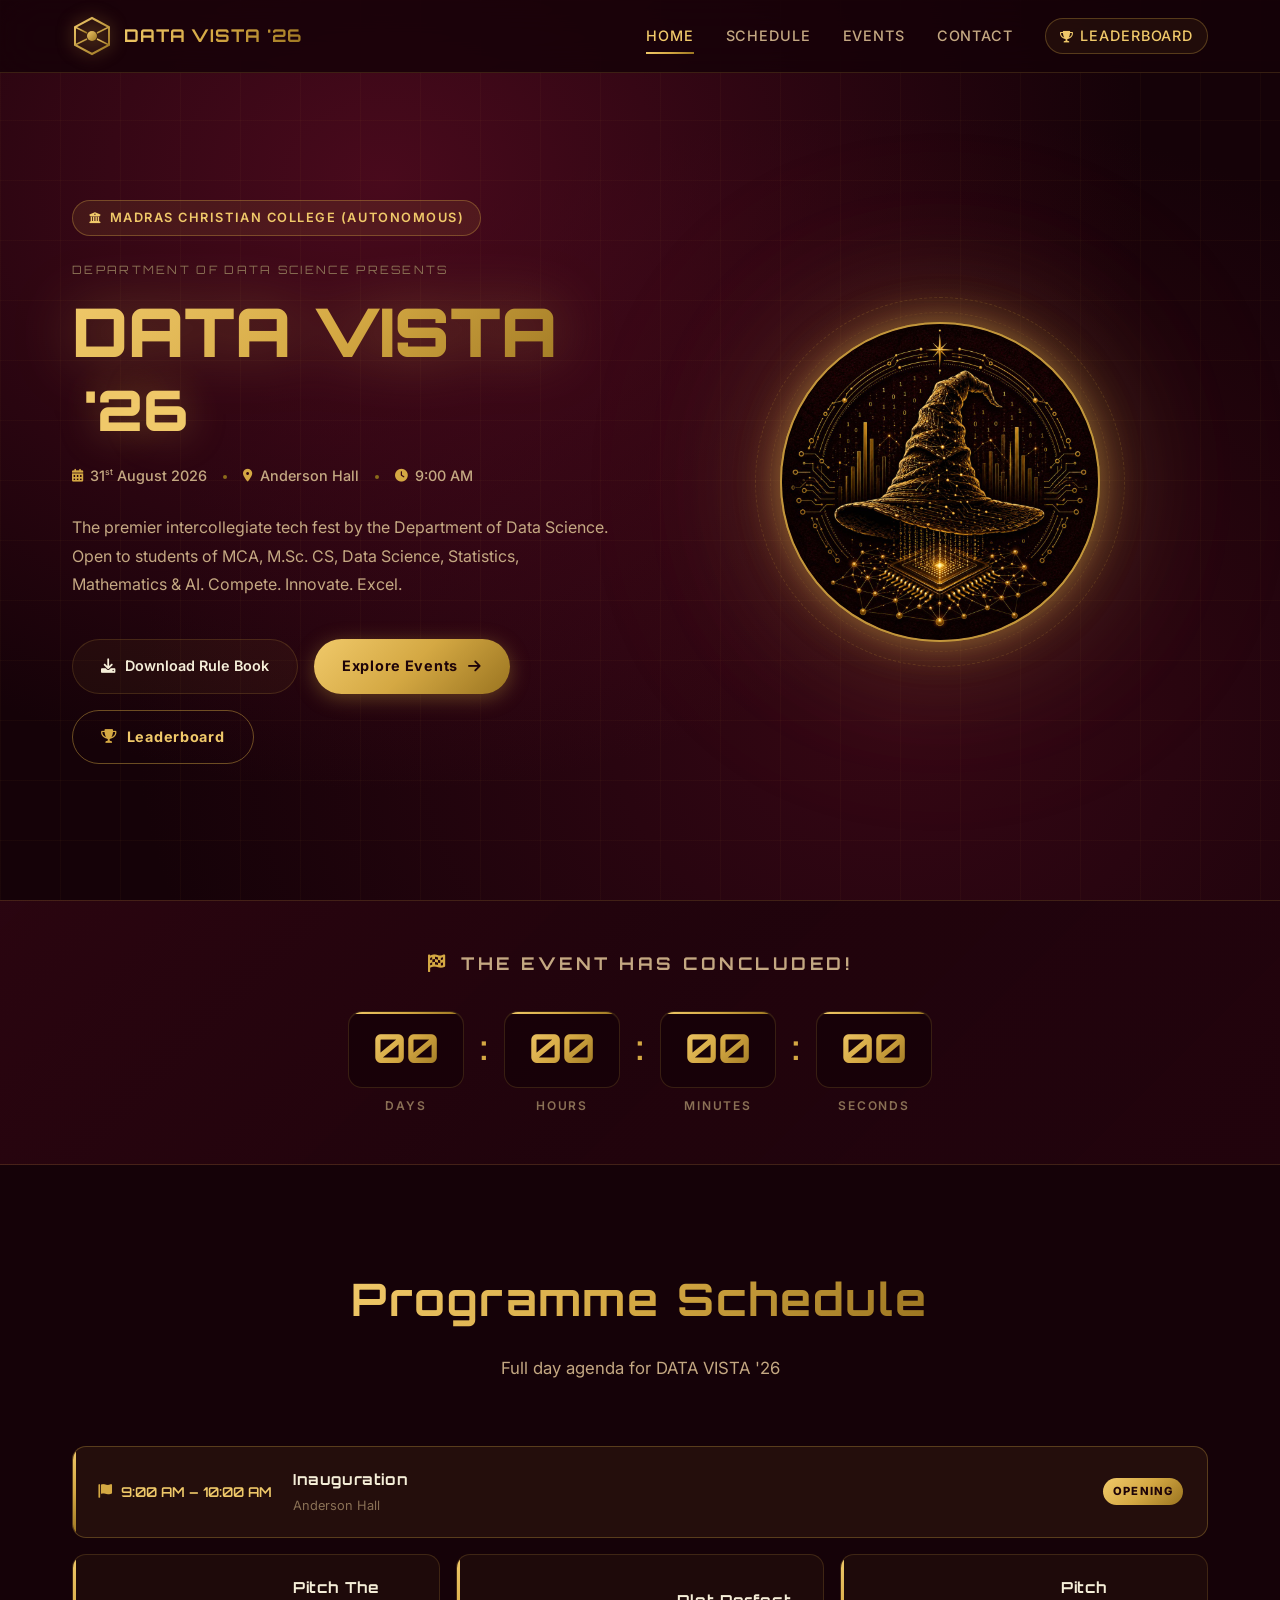
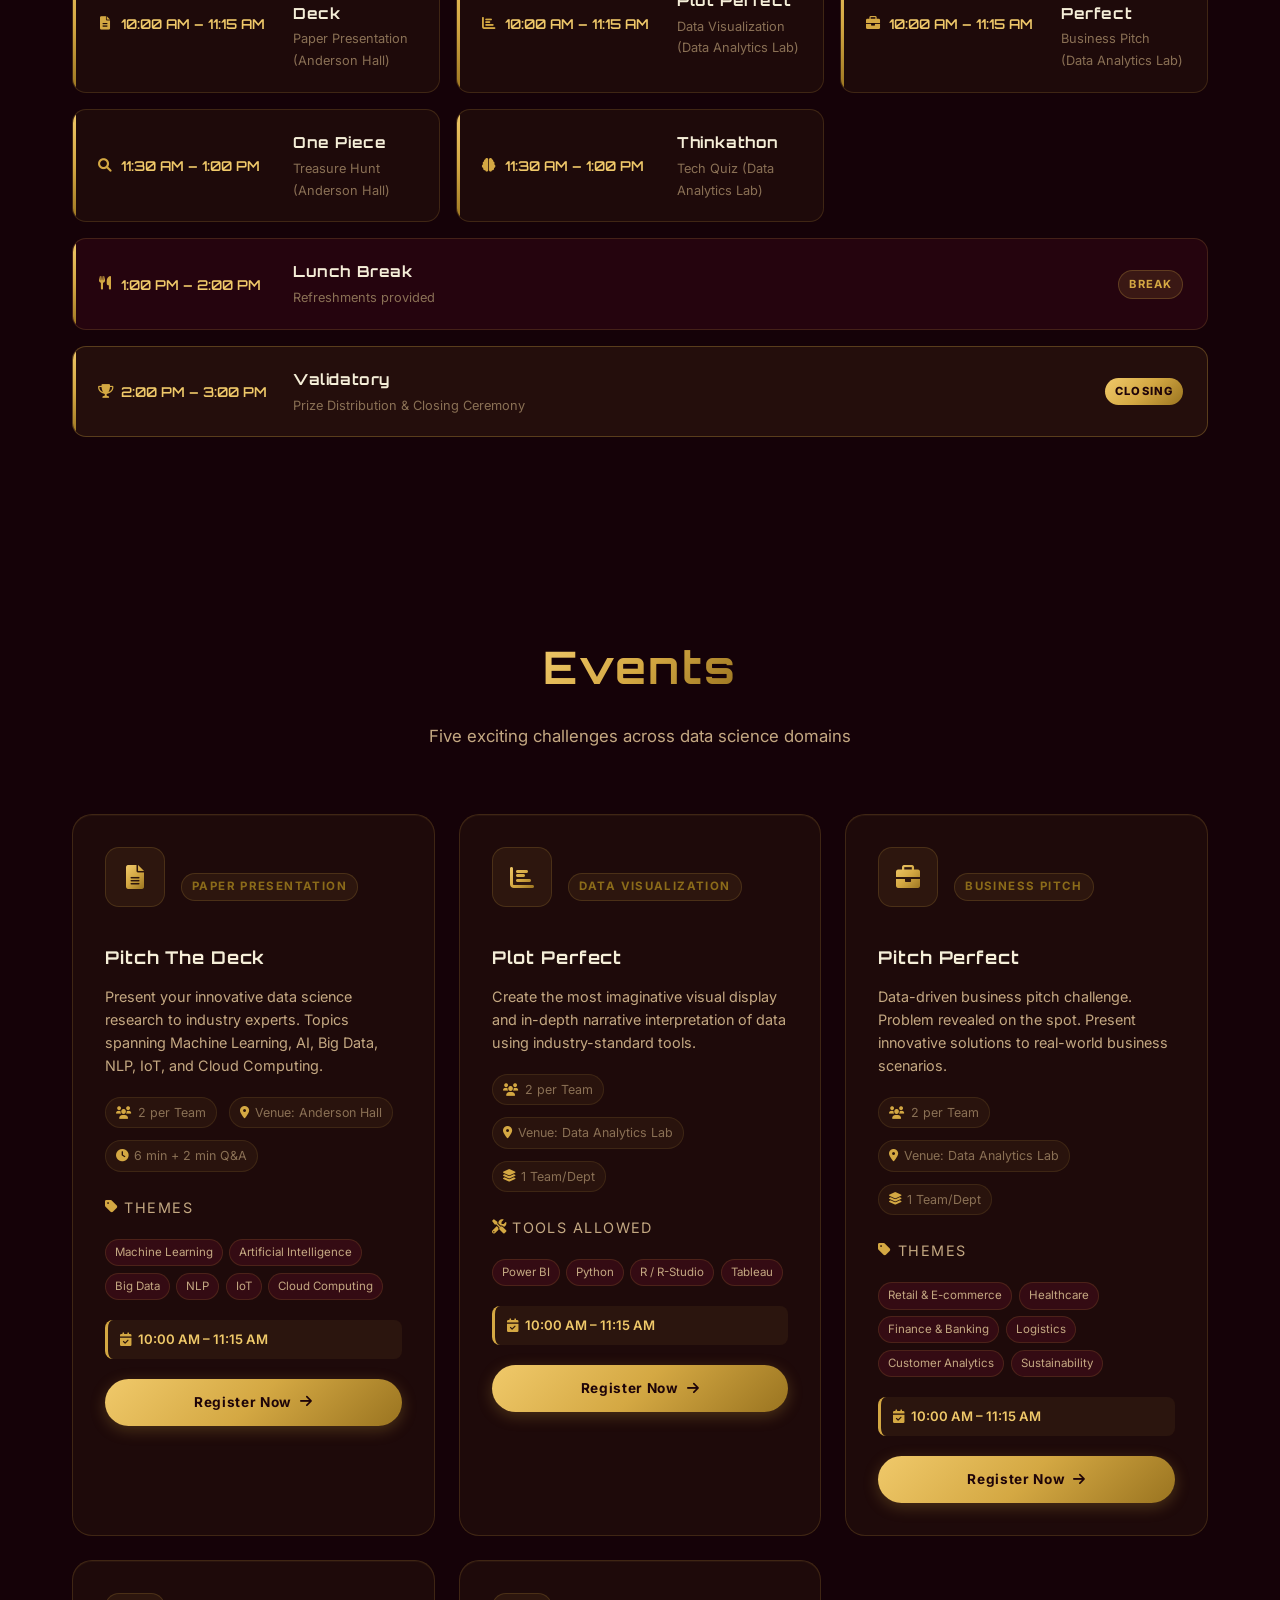
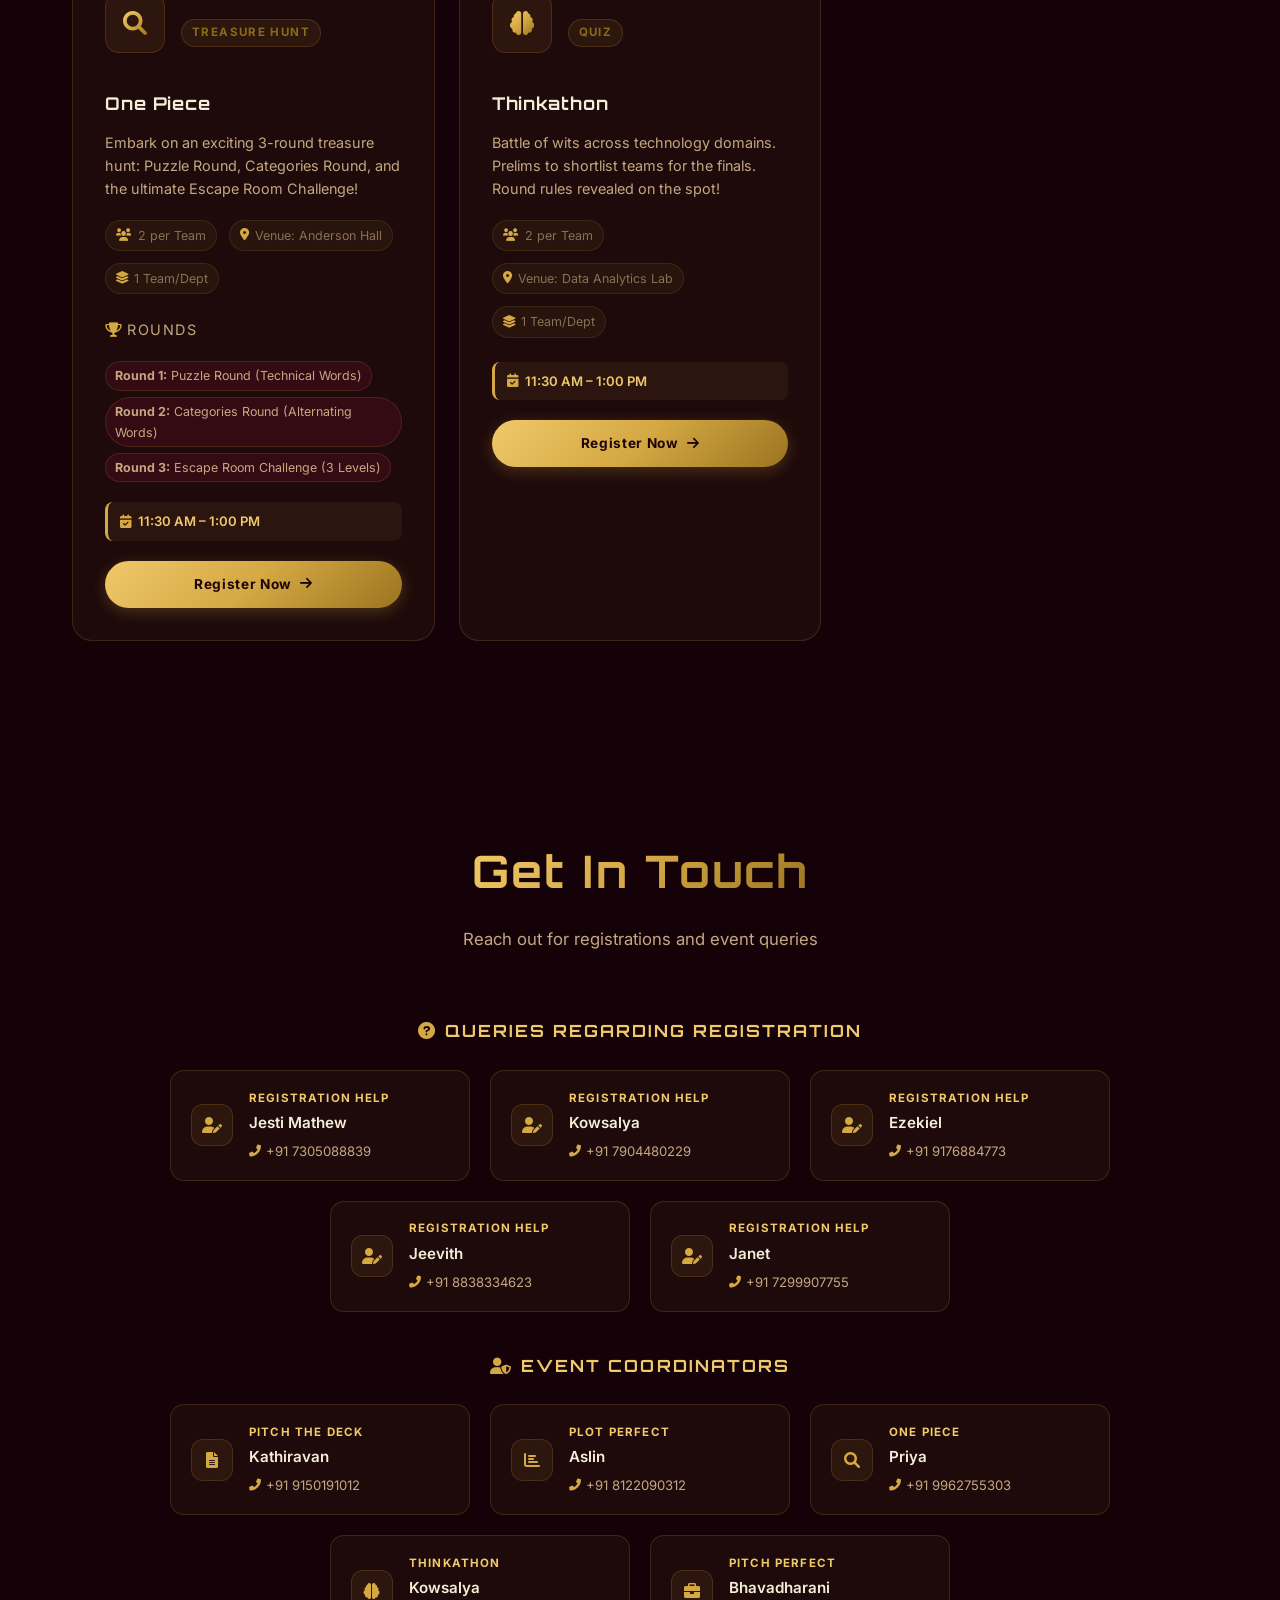
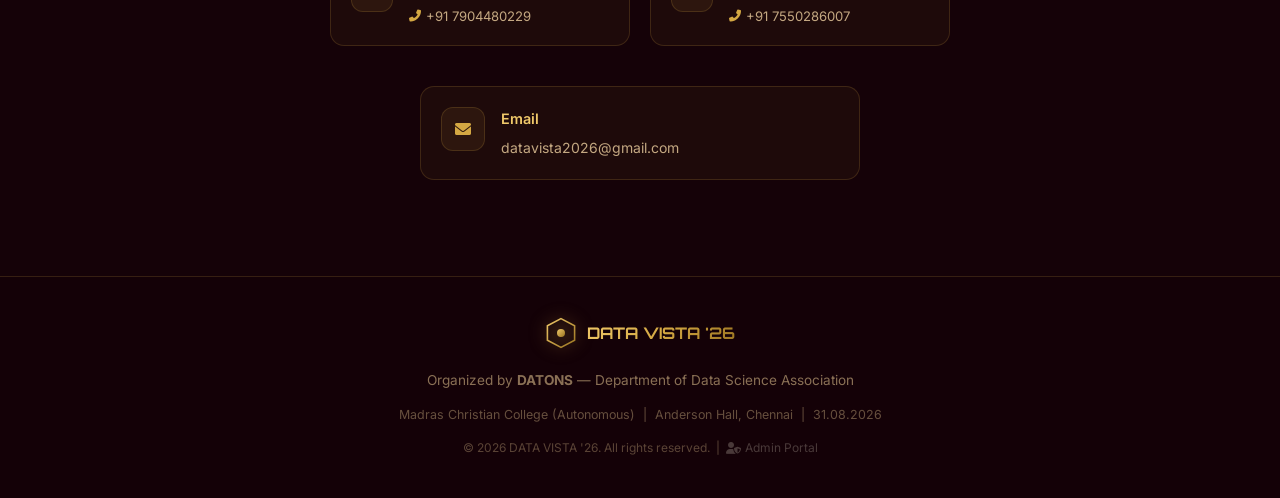
<file: index.html>
<!DOCTYPE html>
<html lang="en">
<head>
    <meta charset="UTF-8">
    <meta name="viewport" content="width=device-width, initial-scale=1.0">
    <title>DATA VISTA '26 - Intercollegiate Tech Fest | Madras Christian College</title>
    <meta name="description" content="DATA VISTA '26 — The Intercollegiate Tech Fest by the Department of Data Science, Madras Christian College. Date: 31st August 2026, Anderson Hall.">
    <link rel="stylesheet" href="styles.css">
    <link href="https://fonts.googleapis.com/css2?family=Orbitron:wght@400;700;900&family=Cinzel:wght@400;600;700&family=Inter:wght@300;400;500;600;700&display=swap" rel="stylesheet">
    <link rel="stylesheet" href="https://cdnjs.cloudflare.com/ajax/libs/font-awesome/6.0.0/css/all.min.css">
    <!-- Auto-redirect: if opened as a file, send to Flask server -->
    <script>
        (function() {
            if (window.location.protocol === 'file:') {
                window.location.replace('http://localhost:5000');
            }
        })();
    </script>
</head>
<body>

    <!-- Animated Background Particles -->
    <div class="background-animation">
        <div class="particle"></div>
        <div class="particle"></div>
        <div class="particle"></div>
        <div class="particle"></div>
        <div class="particle"></div>
        <div class="particle"></div>
        <div class="particle"></div>
        <div class="particle"></div>
        <div class="particle"></div>
        <div class="particle"></div>
    </div>
    <div class="grid-overlay"></div>

    <!-- Navigation -->
    <nav class="navbar" id="navbar">
        <div class="nav-container">
            <div class="nav-logo">
                <div class="logo-icon">
                    <svg viewBox="0 0 40 40" xmlns="http://www.w3.org/2000/svg">
                        <polygon points="20,2 37,11 37,29 20,38 3,29 3,11" fill="none" stroke="url(#hexG)" stroke-width="2"/>
                        <circle cx="20" cy="20" r="5" fill="url(#hexG)"/>
                        <line x1="20" y1="2"  x2="20" y2="15" stroke="url(#hexG)" stroke-width="1.5"/>
                        <line x1="20" y1="25" x2="20" y2="38" stroke="url(#hexG)" stroke-width="1.5"/>
                        <line x1="3"  y1="11" x2="15" y2="17" stroke="url(#hexG)" stroke-width="1.5"/>
                        <line x1="25" y1="23" x2="37" y2="29" stroke="url(#hexG)" stroke-width="1.5"/>
                        <line x1="37" y1="11" x2="25" y2="17" stroke="url(#hexG)" stroke-width="1.5"/>
                        <line x1="15" y1="23" x2="3"  y2="29" stroke="url(#hexG)" stroke-width="1.5"/>
                        <defs>
                            <linearGradient id="hexG" x1="0%" y1="0%" x2="100%" y2="100%">
                                <stop offset="0%" style="stop-color:#F0C96A"/>
                                <stop offset="100%" style="stop-color:#9A7420"/>
                            </linearGradient>
                        </defs>
                    </svg>
                </div>
                <span>DATA VISTA '26</span>
            </div>
            <div class="nav-menu" id="nav-menu">
                <a href="#home"      class="nav-link">Home</a>
                <a href="#schedule"  class="nav-link">Schedule</a>
                <a href="#events"    class="nav-link">Events</a>
                <a href="#contact"   class="nav-link">Contact</a>
                <a href="leaderboard.html" class="nav-link nav-leaderboard">
                    <i class="fas fa-trophy"></i> Leaderboard
                </a>
            </div>
            <button class="mobile-menu-toggle" id="mobile-toggle" aria-label="Toggle Menu">
                <i class="fas fa-bars"></i>
            </button>
        </div>
        <div class="mobile-menu" id="mobile-menu">
            <a href="#home"      class="nav-link">Home</a>
            <a href="#schedule"  class="nav-link">Schedule</a>
            <a href="#events"    class="nav-link">Events</a>
            <a href="#contact"   class="nav-link">Contact</a>
            <a href="leaderboard.html" class="nav-link nav-leaderboard">
                <i class="fas fa-trophy"></i> Leaderboard
            </a>
        </div>
    </nav>

    <main>
        <!-- ═══ HERO ═══ -->
        <section id="home" class="hero">
            <div class="hero-content">
                <div class="hero-badge">
                    <i class="fas fa-university"></i>
                    <span>Madras Christian College (Autonomous)</span>
                </div>
                <p class="hero-dept">DEPARTMENT OF DATA SCIENCE PRESENTS</p>
                <h1 class="hero-title">
                    <span class="gradient-text" id="main-title">DATA VISTA</span>
                    <span class="hero-year">'26</span>
                </h1>
                <div class="hero-meta">
                    <div class="meta-item">
                        <i class="fas fa-calendar-alt"></i>
                        <span>31<sup>st</sup> August 2026</span>
                    </div>
                    <div class="meta-divider"></div>
                    <div class="meta-item">
                        <i class="fas fa-map-marker-alt"></i>
                        <span>Anderson Hall</span>
                    </div>
                    <div class="meta-divider"></div>
                    <div class="meta-item">
                        <i class="fas fa-clock"></i>
                        <span>9:00 AM</span>
                    </div>
                </div>
                <p class="hero-subtitle">
                    The premier intercollegiate tech fest by the Department of Data Science.
                    Open to students of MCA, M.Sc. CS, Data Science, Statistics, Mathematics & AI.
                    Compete. Innovate. Excel.
                </p>
                <div class="hero-actions">
                    <a href="DATA VISTA 26.pdf?v=2" download="DATA VISTA 26 Rule Book.pdf" class="download-button">
                        <i class="fas fa-download"></i>
                        Download Rule Book
                    </a>
                    <a href="#events" class="cta-button">
                        <span>Explore Events</span>
                        <i class="fas fa-arrow-right"></i>
                    </a>
                    <a href="leaderboard.html" class="leaderboard-btn">
                        <i class="fas fa-trophy"></i>
                        <span>Leaderboard</span>
                    </a>
                </div>
            </div>
            <div class="hero-visual">
                <div class="emblem-wrapper">
                    <div class="emblem-glow-ring ring-outer"></div>
                    <div class="emblem-glow-ring ring-inner"></div>
                    <div class="emblem-pulse"></div>
                    <div class="emblem-pulse delay"></div>
                    <img src="emblem.jpg" alt="DATA VISTA '26 Emblem" class="hero-emblem">
                </div>
            </div>
        </section>

        <!-- ═══ COUNTDOWN ═══ -->
        <section class="countdown-section">
            <div class="countdown-container">
                <h3 class="countdown-title">
                    <i class="fas fa-hourglass-half"></i>
                    Event Countdown
                </h3>
                <div class="countdown-timer">
                    <div class="countdown-item">
                        <div class="countdown-box"><span class="countdown-number" id="days">00</span></div>
                        <span class="countdown-label">Days</span>
                    </div>
                    <div class="countdown-separator">:</div>
                    <div class="countdown-item">
                        <div class="countdown-box"><span class="countdown-number" id="hours">00</span></div>
                        <span class="countdown-label">Hours</span>
                    </div>
                    <div class="countdown-separator">:</div>
                    <div class="countdown-item">
                        <div class="countdown-box"><span class="countdown-number" id="minutes">00</span></div>
                        <span class="countdown-label">Minutes</span>
                    </div>
                    <div class="countdown-separator">:</div>
                    <div class="countdown-item">
                        <div class="countdown-box"><span class="countdown-number" id="seconds">00</span></div>
                        <span class="countdown-label">Seconds</span>
                    </div>
                </div>
            </div>
        </section>

        <!-- ═══ PROGRAMME SCHEDULE ═══ -->
        <section id="schedule" class="schedule">
            <div class="container">
                <div class="section-header">
                    <h2 class="section-title"><span class="gradient-text">Programme Schedule</span></h2>
                    <p class="section-subtitle">Full day agenda for DATA VISTA '26</p>
                </div>
                <div class="schedule-grid">
                    <div class="schedule-card inauguration">
                        <div class="schedule-time">
                            <i class="fas fa-flag"></i>
                            <span>9:00 AM – 10:00 AM</span>
                        </div>
                        <div class="schedule-info">
                            <h3>Inauguration</h3>
                            <p>Anderson Hall</p>
                        </div>
                        <div class="schedule-badge special">Opening</div>
                    </div>

                    <div class="schedule-row">
                        <div class="schedule-card">
                            <div class="schedule-time">
                                <i class="fas fa-file-alt"></i>
                                <span>10:00 AM – 11:15 AM</span>
                            </div>
                            <div class="schedule-info">
                                <h3>Pitch The Deck</h3>
                                <p>Paper Presentation (Anderson Hall)</p>
                            </div>
                        </div>
                        <div class="schedule-card">
                            <div class="schedule-time">
                                <i class="fas fa-chart-bar"></i>
                                <span>10:00 AM – 11:15 AM</span>
                            </div>
                            <div class="schedule-info">
                                <h3>Plot Perfect</h3>
                                <p>Data Visualization (Data Analytics Lab)</p>
                            </div>
                        </div>
                        <div class="schedule-card">
                            <div class="schedule-time">
                                <i class="fas fa-briefcase"></i>
                                <span>10:00 AM – 11:15 AM</span>
                            </div>
                            <div class="schedule-info">
                                <h3>Pitch Perfect</h3>
                                <p>Business Pitch (Data Analytics Lab)</p>
                            </div>
                        </div>
                    </div>

                    <div class="schedule-row">
                        <div class="schedule-card">
                            <div class="schedule-time">
                                <i class="fas fa-search"></i>
                                <span>11:30 AM – 1:00 PM</span>
                            </div>
                            <div class="schedule-info">
                                <h3>One Piece</h3>
                                <p>Treasure Hunt (Anderson Hall)</p>
                            </div>
                        </div>
                        <div class="schedule-card">
                            <div class="schedule-time">
                                <i class="fas fa-brain"></i>
                                <span>11:30 AM – 1:00 PM</span>
                            </div>
                            <div class="schedule-info">
                                <h3>Thinkathon</h3>
                                <p>Tech Quiz (Data Analytics Lab)</p>
                            </div>
                        </div>
                    </div>

                    <div class="schedule-card lunch">
                        <div class="schedule-time">
                            <i class="fas fa-utensils"></i>
                            <span>1:00 PM – 2:00 PM</span>
                        </div>
                        <div class="schedule-info">
                            <h3>Lunch Break</h3>
                            <p>Refreshments provided</p>
                        </div>
                        <div class="schedule-badge">Break</div>
                    </div>

                    <div class="schedule-card valedictory">
                        <div class="schedule-time">
                            <i class="fas fa-trophy"></i>
                            <span>2:00 PM – 3:00 PM</span>
                        </div>
                        <div class="schedule-info">
                            <h3>Validatory</h3>
                            <p>Prize Distribution & Closing Ceremony</p>
                        </div>
                        <div class="schedule-badge special">Closing</div>
                    </div>
                </div>
            </div>
        </section>

        <!-- ═══ EVENTS ═══ -->
        <section id="events" class="events">
            <div class="container">
                <div class="section-header">
                    <h2 class="section-title"><span class="gradient-text">Events</span></h2>
                    <p class="section-subtitle">Five exciting challenges across data science domains</p>
                </div>
                <div class="events-grid">

                    <!-- Pitch The Deck -->
                    <div class="event-card" data-event="pitch-the-deck">
                        <div class="card-glow"></div>
                        <div class="event-header">
                            <div class="event-icon"><i class="fas fa-file-alt"></i></div>
                            <div class="event-tag">Paper Presentation</div>
                        </div>
                        <h3>Pitch The Deck</h3>
                        <p>Present your innovative data science research to industry experts. Topics spanning Machine Learning, AI, Big Data, NLP, IoT, and Cloud Computing.</p>
                        <div class="event-details">
                            <span class="detail-chip"><i class="fas fa-users"></i> 2 per Team</span>
                            <span class="detail-chip"><i class="fas fa-map-marker-alt"></i> Venue: Anderson Hall</span>
                            <span class="detail-chip"><i class="fas fa-clock"></i> 6 min + 2 min Q&A</span>
                        </div>
                        <div class="event-themes">
                            <p class="themes-label"><i class="fas fa-tag"></i> Themes</p>
                            <div class="theme-tags">
                                <span>Machine Learning</span>
                                <span>Artificial Intelligence</span>
                                <span>Big Data</span>
                                <span>NLP</span>
                                <span>IoT</span>
                                <span>Cloud Computing</span>
                            </div>
                        </div>
                        <div class="event-timing">
                            <i class="fas fa-calendar-check"></i>
                            <span>10:00 AM – 11:15 AM</span>
                        </div>
                        <a href="register.html?event=Pitch%20The%20Deck" class="event-button">
                            <span>Register Now</span>
                            <i class="fas fa-arrow-right"></i>
                        </a>
                    </div>

                    <!-- Plot Perfect -->
                    <div class="event-card" data-event="plot-perfect">
                        <div class="card-glow"></div>
                        <div class="event-header">
                            <div class="event-icon"><i class="fas fa-chart-bar"></i></div>
                            <div class="event-tag">Data Visualization</div>
                        </div>
                        <h3>Plot Perfect</h3>
                        <p>Create the most imaginative visual display and in-depth narrative interpretation of data using industry-standard tools.</p>
                        <div class="event-details">
                            <span class="detail-chip"><i class="fas fa-users"></i> 2 per Team</span>
                            <span class="detail-chip"><i class="fas fa-map-marker-alt"></i> Venue: Data Analytics Lab</span>
                            <span class="detail-chip"><i class="fas fa-layer-group"></i> 1 Team/Dept</span>
                        </div>
                        <div class="event-themes">
                            <p class="themes-label"><i class="fas fa-tools"></i> Tools Allowed</p>
                            <div class="theme-tags">
                                <span>Power BI</span>
                                <span>Python</span>
                                <span>R / R-Studio</span>
                                <span>Tableau</span>
                            </div>
                        </div>
                        <div class="event-timing">
                            <i class="fas fa-calendar-check"></i>
                            <span>10:00 AM – 11:15 AM</span>
                        </div>
                        <a href="register.html?event=Plot%20Perfect" class="event-button">
                            <span>Register Now</span>
                            <i class="fas fa-arrow-right"></i>
                        </a>
                    </div>

                    <!-- Pitch Perfect -->
                    <div class="event-card" data-event="pitch-perfect">
                        <div class="card-glow"></div>
                        <div class="event-header">
                            <div class="event-icon"><i class="fas fa-briefcase"></i></div>
                            <div class="event-tag">Business Pitch</div>
                        </div>
                        <h3>Pitch Perfect</h3>
                        <p>Data-driven business pitch challenge. Problem revealed on the spot. Present innovative solutions to real-world business scenarios.</p>
                        <div class="event-details">
                            <span class="detail-chip"><i class="fas fa-users"></i> 2 per Team</span>
                            <span class="detail-chip"><i class="fas fa-map-marker-alt"></i> Venue: Data Analytics Lab</span>
                            <span class="detail-chip"><i class="fas fa-layer-group"></i> 1 Team/Dept</span>
                        </div>
                        <div class="event-themes">
                            <p class="themes-label"><i class="fas fa-tag"></i> Themes</p>
                            <div class="theme-tags">
                                <span>Retail & E-commerce</span>
                                <span>Healthcare</span>
                                <span>Finance & Banking</span>
                                <span>Logistics</span>
                                <span>Customer Analytics</span>
                                <span>Sustainability</span>
                            </div>
                        </div>
                        <div class="event-timing">
                            <i class="fas fa-calendar-check"></i>
                            <span>10:00 AM – 11:15 AM</span>
                        </div>
                        <a href="register.html?event=Pitch%20Perfect" class="event-button">
                            <span>Register Now</span>
                            <i class="fas fa-arrow-right"></i>
                        </a>
                    </div>

                    <!-- One Piece -->
                    <div class="event-card" data-event="one-piece">
                        <div class="card-glow"></div>
                        <div class="event-header">
                            <div class="event-icon"><i class="fas fa-search"></i></div>
                            <div class="event-tag">Treasure Hunt</div>
                        </div>
                        <h3>One Piece</h3>
                        <p>Embark on an exciting 3-round treasure hunt: Puzzle Round, Categories Round, and the ultimate Escape Room Challenge!</p>
                        <div class="event-details">
                            <span class="detail-chip"><i class="fas fa-users"></i> 2 per Team</span>
                            <span class="detail-chip"><i class="fas fa-map-marker-alt"></i> Venue: Anderson Hall</span>
                            <span class="detail-chip"><i class="fas fa-layer-group"></i> 1 Team/Dept</span>
                        </div>
                        <div class="event-themes">
                            <p class="themes-label"><i class="fas fa-trophy"></i> Rounds</p>
                            <div class="theme-tags" style="flex-direction:column;align-items:flex-start;gap:6px">
                                <span style="font-size:.78rem"><strong>Round 1:</strong> Puzzle Round (Technical Words)</span>
                                <span style="font-size:.78rem"><strong>Round 2:</strong> Categories Round (Alternating Words)</span>
                                <span style="font-size:.78rem"><strong>Round 3:</strong> Escape Room Challenge (3 Levels)</span>
                            </div>
                        </div>
                        <div class="event-timing">
                            <i class="fas fa-calendar-check"></i>
                            <span>11:30 AM – 1:00 PM</span>
                        </div>
                        <a href="register.html?event=One%20Piece" class="event-button">
                            <span>Register Now</span>
                            <i class="fas fa-arrow-right"></i>
                        </a>
                    </div>

                    <!-- Thinkathon -->
                    <div class="event-card" data-event="thinkathon">
                        <div class="card-glow"></div>
                        <div class="event-header">
                            <div class="event-icon"><i class="fas fa-brain"></i></div>
                            <div class="event-tag">Quiz</div>
                        </div>
                        <h3>Thinkathon</h3>
                        <p>Battle of wits across technology domains. Prelims to shortlist teams for the finals. Round rules revealed on the spot!</p>
                        <div class="event-details">
                            <span class="detail-chip"><i class="fas fa-users"></i> 2 per Team</span>
                            <span class="detail-chip"><i class="fas fa-map-marker-alt"></i> Venue: Data Analytics Lab</span>
                            <span class="detail-chip"><i class="fas fa-layer-group"></i> 1 Team/Dept</span>
                        </div>
                        <div class="event-timing">
                            <i class="fas fa-calendar-check"></i>
                            <span>11:30 AM – 1:00 PM</span>
                        </div>
                        <a href="register.html?event=Thinkathon" class="event-button">
                            <span>Register Now</span>
                            <i class="fas fa-arrow-right"></i>
                        </a>
                    </div>
                </div>
            </div>
        </section>


        <!-- ═══ CONTACT ═══ -->
        <section id="contact" class="contact">
            <div class="container">
                <div class="section-header">
                    <h2 class="section-title"><span class="gradient-text">Get In Touch</span></h2>
                    <p class="section-subtitle">Reach out for registrations and event queries</p>
                </div>

                <div class="coord-section-title">
                    <h3><i class="fas fa-question-circle"></i> Queries Regarding Registration</h3>
                </div>

                <div class="coord-grid" style="margin-bottom: 2.5rem;">
                    <div class="coord-card">
                        <div class="coord-icon"><i class="fas fa-user-edit"></i></div>
                        <div class="coord-details">
                            <span class="coord-event">Registration Help</span>
                            <h4 class="coord-name">Jesti Mathew</h4>
                            <a href="tel:+917305088839" class="coord-phone"><i class="fas fa-phone-alt"></i> +91 7305088839</a>
                        </div>
                    </div>

                    <div class="coord-card">
                        <div class="coord-icon"><i class="fas fa-user-edit"></i></div>
                        <div class="coord-details">
                            <span class="coord-event">Registration Help</span>
                            <h4 class="coord-name">Kowsalya</h4>
                            <a href="tel:+917904480229" class="coord-phone"><i class="fas fa-phone-alt"></i> +91 7904480229</a>
                        </div>
                    </div>

                    <div class="coord-card">
                        <div class="coord-icon"><i class="fas fa-user-edit"></i></div>
                        <div class="coord-details">
                            <span class="coord-event">Registration Help</span>
                            <h4 class="coord-name">Ezekiel</h4>
                            <a href="tel:+919176884773" class="coord-phone"><i class="fas fa-phone-alt"></i> +91 9176884773</a>
                        </div>
                    </div>

                    <div class="coord-card">
                        <div class="coord-icon"><i class="fas fa-user-edit"></i></div>
                        <div class="coord-details">
                            <span class="coord-event">Registration Help</span>
                            <h4 class="coord-name">Jeevith</h4>
                            <a href="tel:+918838334623" class="coord-phone"><i class="fas fa-phone-alt"></i> +91 8838334623</a>
                        </div>
                    </div>

                    <div class="coord-card">
                        <div class="coord-icon"><i class="fas fa-user-edit"></i></div>
                        <div class="coord-details">
                            <span class="coord-event">Registration Help</span>
                            <h4 class="coord-name">Janet</h4>
                            <a href="tel:+917299907755" class="coord-phone"><i class="fas fa-phone-alt"></i> +91 7299907755</a>
                        </div>
                    </div>
                </div>

                <div class="coord-section-title">
                    <h3><i class="fas fa-user-shield"></i> Event Coordinators</h3>
                </div>

                <div class="coord-grid">
                    <div class="coord-card">
                        <div class="coord-icon"><i class="fas fa-file-alt"></i></div>
                        <div class="coord-details">
                            <span class="coord-event">Pitch The Deck</span>
                            <h4 class="coord-name">Kathiravan</h4>
                            <a href="tel:+919150191012" class="coord-phone"><i class="fas fa-phone-alt"></i> +91 9150191012</a>
                        </div>
                    </div>

                    <div class="coord-card">
                        <div class="coord-icon"><i class="fas fa-chart-bar"></i></div>
                        <div class="coord-details">
                            <span class="coord-event">Plot Perfect</span>
                            <h4 class="coord-name">Aslin</h4>
                            <a href="tel:+918122090312" class="coord-phone"><i class="fas fa-phone-alt"></i> +91 8122090312</a>
                        </div>
                    </div>

                    <div class="coord-card">
                        <div class="coord-icon"><i class="fas fa-search"></i></div>
                        <div class="coord-details">
                            <span class="coord-event">One Piece</span>
                            <h4 class="coord-name">Priya</h4>
                            <a href="tel:+919962755303" class="coord-phone"><i class="fas fa-phone-alt"></i> +91 9962755303</a>
                        </div>
                    </div>

                    <div class="coord-card">
                        <div class="coord-icon"><i class="fas fa-brain"></i></div>
                        <div class="coord-details">
                            <span class="coord-event">Thinkathon</span>
                            <h4 class="coord-name">Kowsalya</h4>
                            <a href="tel:+917904480229" class="coord-phone"><i class="fas fa-phone-alt"></i> +91 7904480229</a>
                        </div>
                    </div>

                    <div class="coord-card">
                        <div class="coord-icon"><i class="fas fa-briefcase"></i></div>
                        <div class="coord-details">
                            <span class="coord-event">Pitch Perfect</span>
                            <h4 class="coord-name">Bhavadharani</h4>
                            <a href="tel:+917550286007" class="coord-phone"><i class="fas fa-phone-alt"></i> +91 7550286007</a>
                        </div>
                    </div>
                </div>

                <div class="contact-email-card">
                    <div class="contact-item">
                        <div class="contact-icon"><i class="fas fa-envelope"></i></div>
                        <div class="contact-text">
                            <h4>Email</h4>
                            <p><a href="mailto:datavista2026@gmail.com" class="email-link">datavista2026@gmail.com</a></p>
                        </div>
                    </div>
                </div>
            </div>
        </section>
    </main>

    <!-- Footer -->
    <footer class="footer">
        <div class="container">
            <div class="footer-content">
                <div class="footer-logo">
                    <div class="logo-icon small">
                        <svg viewBox="0 0 40 40" xmlns="http://www.w3.org/2000/svg">
                            <polygon points="20,2 37,11 37,29 20,38 3,29 3,11" fill="none" stroke="url(#hexG2)" stroke-width="2"/>
                            <circle cx="20" cy="20" r="5" fill="url(#hexG2)"/>
                            <defs>
                                <linearGradient id="hexG2" x1="0%" y1="0%" x2="100%" y2="100%">
                                    <stop offset="0%" style="stop-color:#F0C96A"/>
                                    <stop offset="100%" style="stop-color:#9A7420"/>
                                </linearGradient>
                            </defs>
                        </svg>
                    </div>
                    <span>DATA VISTA '26</span>
                </div>
                <p class="footer-copy">Organized by <strong>DATONS</strong> — Department of Data Science Association</p>
                <p class="footer-sub">Madras Christian College (Autonomous) &nbsp;|&nbsp; Anderson Hall, Chennai &nbsp;|&nbsp; 31.08.2026</p>
                <p class="footer-credit">&copy; 2026 DATA VISTA '26. All rights reserved. &nbsp;|&nbsp; <a href="admin.html" style="color:rgba(245,236,215,0.4);text-decoration:none;transition:color .2s" onmouseover="this.style.color='#F0C96A'" onmouseout="this.style.color='rgba(245,236,215,0.4)'"><i class="fas fa-user-shield" style="margin-right:4px"></i>Admin Portal</a></p>
            </div>
        </div>
    </footer>

    <script src="script.js"></script>
</body>
</html>
</file>
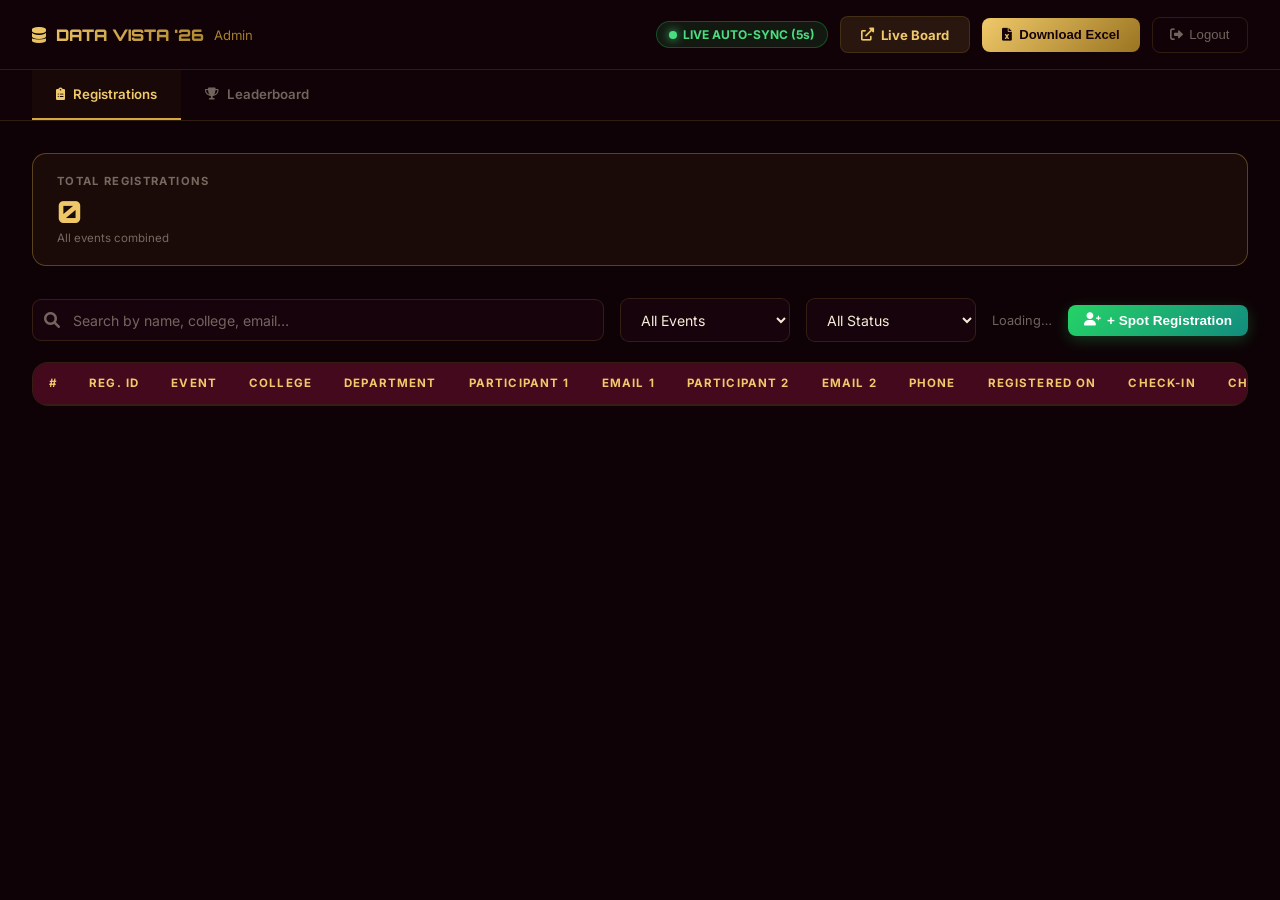
<file: admin.html>
<!DOCTYPE html>
<html lang="en">
<head>
    <meta charset="UTF-8">
    <meta name="viewport" content="width=device-width, initial-scale=1.0">
    <title>Admin — DATA VISTA '26</title>
    <link href="https://fonts.googleapis.com/css2?family=Orbitron:wght@700;900&family=Inter:wght@300;400;500;600;700&display=swap" rel="stylesheet">
    <link rel="stylesheet" href="https://cdnjs.cloudflare.com/ajax/libs/font-awesome/6.0.0/css/all.min.css">
    <style>
        *, *::before, *::after { margin:0; padding:0; box-sizing:border-box; }
        :root {
            --gold:#D4A843; --gold-light:#F0C96A; --gold-dark:#9A7420;
            --maroon:#6B0F2A; --maroon-dark:#3D0818; --maroon-deep:#150208;
            --bg:#0E0206; --card-bg:rgba(25,4,14,0.9);
            --border:rgba(212,168,67,0.16); --border-h:rgba(212,168,67,0.38);
            --text:#F5ECD7; --text-sec:rgba(245,236,215,0.72); --text-muted:rgba(245,236,215,0.42);
            --gold-grad:linear-gradient(135deg,#F0C96A,#9A7420);
            --danger:#E87070; --success:#4ADE80;
        }
        body { font-family:'Inter',sans-serif; background:var(--bg); color:var(--text); min-height:100vh; }

        /* ─── LOGIN ─── */
        #login-screen { display:none !important; }
        .login-card {
            width:100%; max-width:420px; padding:2.75rem 2.25rem;
            background:var(--card-bg); border:1px solid var(--border);
            border-radius:20px; backdrop-filter:blur(20px);
            animation:slideUp .45s ease both;
        }
        @keyframes slideUp { from{opacity:0;transform:translateY(24px)} to{opacity:1;transform:translateY(0)} }
        .login-logo { display:flex; flex-direction:column; align-items:center; gap:.6rem; margin-bottom:2rem; }
        .login-logo .icon {
            width:60px; height:60px; border-radius:50%;
            background:rgba(212,168,67,.1); border:1px solid var(--border);
            display:flex; align-items:center; justify-content:center; font-size:1.4rem;
        }
        .login-logo .icon i { color:var(--gold); }
        .login-logo h1 {
            font-family:'Orbitron',sans-serif; font-size:1.1rem; font-weight:900;
            background:var(--gold-grad); -webkit-background-clip:text;
            -webkit-text-fill-color:transparent; background-clip:text; text-align:center;
        }
        .login-logo p { font-size:.78rem; color:var(--text-muted); text-align:center; }
        .login-form { display:flex; flex-direction:column; gap:1.1rem; }
        .lf { display:flex; flex-direction:column; gap:.4rem; }
        .lf label { font-size:.72rem; font-weight:700; text-transform:uppercase; letter-spacing:.12em; color:var(--gold-light); }
        .lf .iw { position:relative; }
        .lf .iw i { position:absolute; left:14px; top:50%; transform:translateY(-50%); color:var(--text-muted); font-size:.85rem; }
        .lf input {
            width:100%; padding:.8rem 1rem .8rem 2.75rem;
            background:rgba(255,255,255,.04); border:1px solid var(--border);
            border-radius:10px; color:var(--text); font-size:.9rem;
            font-family:'Inter',sans-serif; outline:none; transition:all .2s;
        }
        .lf input:focus { border-color:var(--gold); background:rgba(212,168,67,.06); box-shadow:0 0 0 3px rgba(212,168,67,.12); }
        .lf input::placeholder { color:var(--text-muted); }
        .btn-login {
            width:100%; padding:.9rem; margin-top:.5rem;
            background:var(--gold-grad); color:var(--maroon-deep);
            border:none; border-radius:12px; font-size:.95rem; font-weight:800;
            font-family:'Orbitron',sans-serif; letter-spacing:.04em;
            cursor:pointer; transition:all .2s; box-shadow:0 4px 20px rgba(212,168,67,.35);
            display:flex; align-items:center; justify-content:center; gap:8px;
        }
        .btn-login:hover:not(:disabled) { transform:translateY(-2px); box-shadow:0 8px 28px rgba(212,168,67,.5); }
        .btn-login:disabled { opacity:.6; cursor:not-allowed; }
        .login-error {
            display:none; margin-top:.75rem; padding:.75rem 1rem;
            background:rgba(200,50,50,.12); border:1px solid rgba(200,50,50,.28);
            border-radius:8px; color:var(--danger); font-size:.83rem; align-items:center; gap:8px;
        }
        .login-error.show { display:flex; }

        /* ─── DASHBOARD ─── */
        #dashboard { display:flex !important; min-height:100vh; flex-direction:column; }

        .dash-topbar {
            display:flex; align-items:center; justify-content:space-between;
            padding:1rem 2rem; background:rgba(18,3,8,.92);
            border-bottom:1px solid var(--border); backdrop-filter:blur(12px);
            position:sticky; top:0; z-index:100;
        }
        .dash-logo {
            font-family:'Orbitron',sans-serif; font-size:1rem; font-weight:900;
            background:var(--gold-grad); -webkit-background-clip:text;
            -webkit-text-fill-color:transparent; background-clip:text;
            display:flex; align-items:center; gap:10px;
        }
        .dash-right { display:flex; align-items:center; gap:.75rem; }
        .btn-dl {
            display:flex; align-items:center; gap:7px; padding:.6rem 1.25rem;
            background:var(--gold-grad); color:var(--maroon-deep);
            border:none; border-radius:8px; font-size:.82rem; font-weight:700;
            cursor:pointer; transition:all .2s; text-decoration:none;
        }
        .btn-dl:hover { transform:translateY(-2px); box-shadow:0 6px 20px rgba(212,168,67,.45); }
        .btn-logout {
            display:flex; align-items:center; gap:6px; padding:.6rem 1.1rem;
            background:transparent; color:var(--text-muted); border:1px solid var(--border);
            border-radius:8px; font-size:.82rem; cursor:pointer; transition:all .2s;
        }
        .btn-logout:hover { color:var(--danger); border-color:rgba(232,112,112,.35); }

        /* ─── TABS ─── */
        .dash-tabs {
            display:flex; gap:0; padding:0 2rem;
            background:rgba(18,3,8,.6); border-bottom:1px solid var(--border);
        }
        .dash-tab {
            display:flex; align-items:center; gap:8px; padding:1rem 1.5rem;
            font-size:.83rem; font-weight:600; cursor:pointer; border:none;
            background:transparent; color:var(--text-muted);
            border-bottom:2px solid transparent; transition:all .2s;
            font-family:'Inter',sans-serif;
        }
        .dash-tab:hover { color:var(--gold-light); }
        .dash-tab.active { color:var(--gold-light); border-bottom-color:var(--gold); background:rgba(212,168,67,.04); }
        .dash-tab i { font-size:.75rem; }

        .dash-body { padding:2rem; max-width:1400px; margin:0 auto; width:100%; flex:1; }
        .tab-panel { display:none; }
        .tab-panel.active { display:block; }

        /* ─── STATS ─── */
        .stats-row { display:grid; grid-template-columns:repeat(auto-fit,minmax(150px,1fr)); gap:1rem; margin-bottom:2rem; }
        .stat-card { background:var(--card-bg); border:1px solid var(--border); border-radius:14px; padding:1.25rem 1.5rem; transition:all .2s; }
        .stat-card:hover { border-color:var(--border-h); transform:translateY(-3px); }
        .stat-card .stat-label { font-size:.7rem; font-weight:700; text-transform:uppercase; letter-spacing:.12em; color:var(--text-muted); margin-bottom:.5rem; }
        .stat-card .stat-num { font-family:'Orbitron',sans-serif; font-size:1.9rem; font-weight:900; background:var(--gold-grad); -webkit-background-clip:text; -webkit-text-fill-color:transparent; background-clip:text; line-height:1; }
        .stat-card .stat-sub { font-size:.72rem; color:var(--text-muted); margin-top:.3rem; }
        .stat-card.total { border-color:rgba(212,168,67,.35); background:rgba(212,168,67,.06); }

        /* ─── CONTROLS ─── */
        .controls { display:flex; gap:1rem; align-items:center; margin-bottom:1.25rem; flex-wrap:wrap; }
        .sw { position:relative; flex:1; min-width:220px; }
        .sw i { position:absolute; left:12px; top:50%; transform:translateY(-50%); color:var(--text-muted); }
        .sw input { width:100%; padding:.7rem .9rem .7rem 2.5rem; background:var(--card-bg); border:1px solid var(--border); border-radius:9px; color:var(--text); font-size:.88rem; font-family:'Inter',sans-serif; outline:none; transition:all .2s; }
        .sw input:focus { border-color:var(--gold); box-shadow:0 0 0 3px rgba(212,168,67,.1); }
        .sw input::placeholder { color:var(--text-muted); }
        .fsel { padding:.7rem 1rem; background:var(--card-bg); border:1px solid var(--border); border-radius:9px; color:var(--text); font-size:.88rem; font-family:'Inter',sans-serif; outline:none; cursor:pointer; transition:all .2s; min-width:170px; }
        .fsel:focus { border-color:var(--gold); }
        .fsel option { background:#1E0410; }
        .ctrl-count { font-size:.8rem; color:var(--text-muted); white-space:nowrap; padding:.7rem 0; }

        /* ─── TABLES (shared) ─── */
        .table-wrap { background:var(--card-bg); border:1px solid var(--border); border-radius:16px; overflow:hidden; }
        .table-scroll { overflow-x:auto; }
        table { width:100%; border-collapse:collapse; min-width:700px; }
        thead tr { background:rgba(107,15,42,.55); }
        thead th { padding:.85rem 1rem; text-align:left; font-size:.72rem; font-weight:700; text-transform:uppercase; letter-spacing:.1em; color:var(--gold-light); border-bottom:1px solid var(--border); white-space:nowrap; }
        tbody tr { border-bottom:1px solid rgba(212,168,67,.07); transition:background .15s; }
        tbody tr:last-child { border-bottom:none; }
        tbody tr:hover { background:rgba(212,168,67,.04); }
        tbody td { padding:.8rem 1rem; font-size:.83rem; color:var(--text-sec); vertical-align:middle; }
        .event-badge { display:inline-block; padding:3px 9px; background:rgba(107,15,42,.45); border:1px solid rgba(212,168,67,.2); border-radius:100px; font-size:.7rem; font-weight:700; color:var(--gold-light); white-space:nowrap; }
        .sno-badge { display:inline-block; width:26px; height:26px; line-height:26px; text-align:center; background:rgba(212,168,67,.1); border-radius:50%; font-size:.75rem; font-weight:700; color:var(--gold); }
        .empty-state { display:none; flex-direction:column; align-items:center; padding:4rem 2rem; gap:1rem; text-align:center; }
        .empty-state i { font-size:2.5rem; color:var(--text-muted); }
        .empty-state p { color:var(--text-muted); font-size:.88rem; }
        .btn-del {
            display:inline-flex; align-items:center; justify-content:center;
            width:30px; height:30px; border-radius:8px;
            background:rgba(239,68,68,0.1); border:1px solid rgba(239,68,68,0.25);
            color:#F87171; font-size:.75rem; cursor:pointer;
            transition:all .2s; outline:none;
        }
        .btn-del:hover { background:rgba(239,68,68,0.22); border-color:#F87171; transform:scale(1.1); }
        .btn-del:active { transform:scale(.95); }
        .row-deleting { opacity:0; transform:translateX(20px); transition:all .35s ease; }

        /* ─── LEADERBOARD PANEL ─── */
        .lb-layout { display:grid; grid-template-columns:340px 1fr; gap:1.5rem; align-items:start; }
        @media(max-width:900px) { .lb-layout { grid-template-columns:1fr; } }

        /* Add-score card */
        .add-card {
            background:var(--card-bg); border:1px solid var(--border);
            border-radius:16px; padding:1.5rem; position:sticky; top:5rem;
        }
        .add-card h3 {
            font-family:'Orbitron',sans-serif; font-size:.9rem; font-weight:700; letter-spacing:.05em;
            background:var(--gold-grad); -webkit-background-clip:text;
            -webkit-text-fill-color:transparent; background-clip:text;
            margin-bottom:1.25rem; display:flex; align-items:center; gap:8px;
        }
        .add-card h3::before { content:''; -webkit-text-fill-color:initial; }
        .form-field { display:flex; flex-direction:column; gap:5px; margin-bottom:.9rem; }
        .form-field label { font-size:.72rem; font-weight:700; color:var(--gold-light); text-transform:uppercase; letter-spacing:.05em; }
        .form-field input, .form-field select {
            padding:.7rem .9rem; background:rgba(255,255,255,.04);
            border:1px solid var(--border); border-radius:9px;
            color:var(--text); font-size:.88rem; font-family:'Inter',sans-serif; outline:none; transition:all .2s;
        }
        .form-field input:focus, .form-field select:focus { border-color:var(--gold); background:rgba(212,168,67,.06); box-shadow:0 0 0 3px rgba(212,168,67,.1); }
        .form-field input::placeholder { color:var(--text-muted); }
        .form-field select option { background:#1E0410; }
        .score-input { font-family:'Orbitron',sans-serif !important; font-size:1.1rem !important; text-align:center; font-weight:700 !important; }

        .btn-add {
            width:100%; padding:.8rem; margin-top:.25rem;
            background:var(--gold-grad); color:var(--maroon-deep);
            border:none; border-radius:10px; font-size:.88rem; font-weight:800;
            font-family:'Orbitron',sans-serif; letter-spacing:.04em;
            cursor:pointer; transition:all .2s; display:flex; align-items:center; justify-content:center; gap:8px;
            box-shadow:0 4px 18px rgba(212,168,67,.3);
        }
        .btn-add:hover:not(:disabled) { transform:translateY(-2px); box-shadow:0 7px 24px rgba(212,168,67,.45); }
        .btn-add:disabled { opacity:.6; cursor:not-allowed; }

        .add-msg { display:none; margin-top:.75rem; padding:.65rem .9rem; border-radius:8px; font-size:.82rem; align-items:center; gap:8px; }
        .add-msg.ok  { display:flex; background:rgba(74,222,128,.1); border:1px solid rgba(74,222,128,.25); color:var(--success); }
        .add-msg.err { display:flex; background:rgba(200,50,50,.1);  border:1px solid rgba(200,50,50,.25);  color:var(--danger); }

        /* LB Table actions */
        .btn-edit, .btn-del {
            display:inline-flex; align-items:center; gap:5px;
            padding:5px 10px; border-radius:7px; font-size:.75rem; font-weight:600;
            cursor:pointer; border:none; transition:all .18s; font-family:'Inter',sans-serif;
        }
        .btn-edit { background:rgba(212,168,67,.12); color:var(--gold-light); border:1px solid rgba(212,168,67,.2); }
        .btn-edit:hover { background:rgba(212,168,67,.22); }
        .btn-del  { background:rgba(232,112,112,.1);  color:var(--danger); border:1px solid rgba(232,112,112,.2); }
        .btn-del:hover  { background:rgba(232,112,112,.22); }

        .score-val { font-family:'Orbitron',sans-serif; font-size:1rem; font-weight:900; background:var(--gold-grad); -webkit-background-clip:text; -webkit-text-fill-color:transparent; background-clip:text; }

        /* Inline edit inputs inside table */
        .edit-input {
            padding:4px 8px; background:rgba(212,168,67,.08);
            border:1px solid var(--gold); border-radius:6px;
            color:var(--text); font-size:.82rem; font-family:'Inter',sans-serif;
            outline:none; width:100%;
        }
        .edit-score {
            font-family:'Orbitron',sans-serif; font-size:.9rem; font-weight:700;
            text-align:center; width:80px;
        }

        /* Rank badge in lb table */
        .rank-pill {
            display:inline-flex; align-items:center; justify-content:center;
            width:28px; height:28px; border-radius:50%; font-size:.72rem; font-weight:900;
            font-family:'Orbitron',sans-serif;
        }
        .rank-pill.r1 { background:linear-gradient(135deg,#FFD700,#B8860B); color:#3A2A00; }
        .rank-pill.r2 { background:linear-gradient(135deg,#C0C0C0,#808080); color:#1A1A1A; }
        .rank-pill.r3 { background:linear-gradient(135deg,#CD7F32,#8B4513); color:#1A0A00; }
        .rank-pill.rn { background:rgba(212,168,67,.1); color:var(--text-muted); border:1px solid var(--border); }

        /* Filter row for lb */
        .lb-controls { display:flex; gap:.75rem; margin-bottom:1rem; flex-wrap:wrap; align-items:center; }
        .lb-filter { padding:.6rem .9rem; background:var(--card-bg); border:1px solid var(--border); border-radius:8px; color:var(--text); font-size:.83rem; font-family:'Inter',sans-serif; outline:none; }
        .lb-filter:focus { border-color:var(--gold); }
        .lb-filter option { background:#1E0410; }
        .lb-count { font-size:.78rem; color:var(--text-muted); margin-left:auto; }

        @media(max-width:768px) {
            .dash-topbar { padding:.85rem 1rem; flex-wrap:wrap; gap:.65rem; }
            .dash-tabs   { padding:0 1rem; overflow-x:auto; }
            .dash-body   { padding:1.1rem; }
        }
    </style>
</head>
<body>

<!-- ══════════ LOGIN ══════════ -->
<div id="login-screen">
    <div class="login-card">
        <div class="login-logo">
            <div class="icon"><i class="fas fa-user-shield"></i></div>
            <h1>Admin Portal</h1>
            <p>DATA VISTA '26 — Management Dashboard</p>
        </div>
        <form id="login-form" novalidate>
            <div class="lf">
                <label>Username</label>
                <div class="iw"><i class="fas fa-user"></i>
                    <input type="text" id="username" placeholder="Enter username" autocomplete="username">
                </div>
            </div>
            <div class="lf">
                <label>Password</label>
                <div class="iw"><i class="fas fa-lock"></i>
                    <input type="password" id="password" placeholder="Enter password" autocomplete="current-password">
                </div>
            </div>
            <div class="login-error" id="login-error">
                <i class="fas fa-exclamation-circle"></i>
                <span id="login-error-text">Invalid credentials.</span>
            </div>
            <button type="submit" class="btn-login" id="login-btn">
                <i class="fas fa-sign-in-alt"></i> Login
            </button>
            <button type="button" class="btn-login" onclick="directInstantLogin()" style="margin-top:0.6rem;background:rgba(212,168,67,0.15);border:1px solid var(--gold);color:var(--gold-light);">
                <i class="fas fa-bolt"></i> Instant Admin Access
            </button>
        </form>
    </div>
</div>

<!-- ══════════ DASHBOARD ══════════ -->
<div id="dashboard">

    <!-- Top bar -->
    <div class="dash-topbar">
        <div class="dash-logo">
            <i class="fas fa-database"></i>
            <span>DATA VISTA '26</span>
            <span style="color:rgba(245,236,215,.3);font-family:Inter;font-size:.82rem;font-weight:400">Admin</span>
        </div>
        <div class="dash-right">
            <span id="auto-sync-badge" style="display:inline-flex;align-items:center;gap:6px;padding:5px 12px;border-radius:100px;background:rgba(34,197,94,0.12);border:1px solid rgba(34,197,94,0.3);color:#4ADE80;font-size:0.75rem;font-weight:700;">
                <span style="width:8px;height:8px;border-radius:50%;background:#4ADE80;box-shadow:0 0 10px #4ADE80;"></span> LIVE AUTO-SYNC (5s)
            </span>
            <a href="/leaderboard" target="_blank" class="btn-dl" style="background:rgba(212,168,67,.12);color:var(--gold-light);border:1px solid var(--border)">
                <i class="fas fa-external-link-alt"></i> Live Board
            </a>
            <button class="btn-dl" id="dl-btn" onclick="downloadExcel()">
                <i class="fas fa-file-excel"></i> Download Excel
            </button>
            <button class="btn-logout" id="logout-btn">
                <i class="fas fa-sign-out-alt"></i> Logout
            </button>
        </div>
    </div>

    <!-- Tab switcher -->
    <div class="dash-tabs">
        <button class="dash-tab active" id="tab-reg" onclick="switchTab('reg')">
            <i class="fas fa-clipboard-list"></i> Registrations
        </button>
        <button class="dash-tab" id="tab-lb" onclick="switchTab('lb')">
            <i class="fas fa-trophy"></i> Leaderboard
        </button>
    </div>

    <div class="dash-body">

        <!-- ══ REGISTRATIONS PANEL ══ -->
        <div class="tab-panel active" id="panel-reg">

            <!-- Stats -->
            <div class="stats-row" id="stats-row">
                <div class="stat-card total">
                    <div class="stat-label">Total Registrations</div>
                    <div class="stat-num" id="stat-total">0</div>
                    <div class="stat-sub">All events combined</div>
                </div>
            </div>

            <!-- Controls -->
            <div class="controls">
                <div class="sw"><i class="fas fa-search"></i>
                    <input type="text" id="search-input" placeholder="Search by name, college, email…">
                </div>
                <select class="fsel" id="event-filter">
                    <option value="">All Events</option>
                    <option>Pitch The Deck</option>
                    <option>Plot Perfect</option>
                    <option>One Piece</option>
                    <option>Thinkathon</option>
                    <option>Pitch Perfect</option>
                </select>
                <select class="fsel" id="status-filter">
                    <option value="">All Status</option>
                    <option value="Checked In">&#10003; Checked In</option>
                    <option value="Pending">&#9900; Pending</option>
                </select>
                <span class="ctrl-count" id="count-label">Loading…</span>

                <button class="btn-spot" onclick="openSpotModal()" style="background:linear-gradient(135deg, #25D366, #128C7E);color:#FFFFFF;border:none;padding:8px 16px;border-radius:8px;font-weight:800;font-size:0.85rem;cursor:pointer;display:inline-flex;align-items:center;gap:6px;box-shadow:0 4px 15px rgba(37,211,102,0.25);margin-left:auto;">
                    <i class="fas fa-user-plus"></i> + Spot Registration
                </button>
            </div>

            <!-- Table -->
            <div class="table-wrap">
                <div class="table-scroll">
                    <table>
                        <thead>
                            <tr>
                                <th>#</th><th>Reg. ID</th><th>Event</th><th>College</th><th>Department</th>
                                <th>Participant 1</th><th>Email 1</th>
                                <th>Participant 2</th><th>Email 2</th>
                                <th>Phone</th><th>Registered On</th>
                                <th>Check-In</th><th>Check-In Time</th>
                                <th>Action</th>
                            </tr>
                        </thead>
                        <tbody id="table-body"></tbody>
                    </table>
                    <div class="empty-state" id="empty-state">
                        <i class="fas fa-inbox"></i>
                        <p id="empty-text">No registrations yet.</p>
                    </div>
                </div>
            </div>
        </div><!-- /panel-reg -->

        <!-- ══ LEADERBOARD PANEL ══ -->
        <div class="tab-panel" id="panel-lb">
            <div class="controls">
                <div class="sw"><i class="fas fa-search"></i>
                    <input type="text" id="lb-search-input" placeholder="Search participant, college, or Reg ID…">
                </div>
                <select class="fsel" id="lb-filter-event" onchange="renderLbTable()">
                    <option value="">All Events</option>
                    <option>Pitch The Deck</option>
                    <option>Plot Perfect</option>
                    <option>One Piece</option>
                    <option>Thinkathon</option>
                    <option>Pitch Perfect</option>
                </select>
                <button class="btn-dl" style="background:rgba(212,168,67,0.12);color:var(--gold-light);border:1px solid var(--border)" onclick="toggleManualAddModal()">
                    <i class="fas fa-plus"></i> Add Manual Entry
                </button>
                <span class="ctrl-count" id="lb-count">Loading teams…</span>
            </div>

            <!-- Manual Add Modal/Card -->
            <div id="manual-add-card" style="display:none;margin-bottom:1.2rem;padding:1.2rem;background:var(--card-bg);border:1px solid var(--border);border-radius:12px">
                <div style="display:flex;align-items:center;justify-content:space-between;margin-bottom:1rem">
                    <h4 style="color:var(--gold-light);font-size:.9rem;font-family:'Orbitron',sans-serif"><i class="fas fa-plus-circle"></i> Add Manual Leaderboard Entry</h4>
                    <button style="background:none;border:none;color:var(--text-muted);cursor:pointer" onclick="toggleManualAddModal()"><i class="fas fa-times"></i></button>
                </div>
                <div style="display:grid;grid-template-columns:repeat(auto-fit,minmax(180px,1fr));gap:.8rem;align-items:end">
                    <div>
                        <label style="font-size:.72rem;color:var(--gold-light);display:block;margin-bottom:4px">Event *</label>
                        <select class="fsel" id="m-event" style="width:100%">
                            <option>Pitch The Deck</option>
                            <option>Plot Perfect</option>
                            <option>One Piece</option>
                            <option>Thinkathon</option>
                            <option>Pitch Perfect</option>
                        </select>
                    </div>
                    <div>
                        <label style="font-size:.72rem;color:var(--gold-light);display:block;margin-bottom:4px">College *</label>
                        <input type="text" class="edit-input" id="m-college" placeholder="College name">
                    </div>
                    <div>
                        <label style="font-size:.72rem;color:var(--gold-light);display:block;margin-bottom:4px">Team / Participants</label>
                        <input type="text" class="edit-input" id="m-team" placeholder="Participant names">
                    </div>
                    <div>
                        <label style="font-size:.72rem;color:var(--gold-light);display:block;margin-bottom:4px">Points (Score) *</label>
                        <input type="number" class="edit-input edit-score" id="m-score" placeholder="0" min="0">
                    </div>
                    <div>
                        <button class="btn-edit" id="btn-add-manual" style="padding:.65rem 1.2rem;width:100%" onclick="addManualEntry()">
                            <i class="fas fa-check"></i> Add Entry
                        </button>
                    </div>
                </div>
            </div>

            <!-- Leaderboard Table -->
            <div class="table-wrap">
                <div class="table-scroll">
                    <table>
                        <thead>
                            <tr>
                                <th>Rank</th>
                                <th>Reg. ID</th>
                                <th>Event</th>
                                <th>College</th>
                                <th>Participant(s)</th>
                                <th>Points (Score)</th>
                                <th>Last Updated</th>
                                <th>Action</th>
                            </tr>
                        </thead>
                        <tbody id="lb-tbody"></tbody>
                    </table>
                    <div class="empty-state" id="lb-empty">
                        <i class="fas fa-trophy"></i>
                        <p>No enrolled registrations found.</p>
                    </div>
                </div>
            </div>
        </div><!-- /panel-lb -->

<!-- ══ SPOT REGISTRATION MODAL ══ -->
<div id="spot-modal" class="spot-modal-overlay" style="display:none;position:fixed;top:0;left:0;width:100%;height:100%;background:rgba(0,0,0,0.85);backdrop-filter:blur(8px);z-index:9999;align-items:center;justify-content:center;padding:1rem;">
    <div class="spot-modal-card" style="background:#18020A;border:2px solid var(--gold);border-radius:18px;width:100%;max-width:540px;padding:1.75rem;color:var(--text-primary);box-shadow:0 25px 50px rgba(0,0,0,0.9);position:relative;">
        <button onclick="closeSpotModal()" style="position:absolute;top:15px;right:15px;background:none;border:none;color:var(--text-muted);font-size:1.4rem;cursor:pointer;">&times;</button>
        
        <div style="display:flex;align-items:center;gap:10px;margin-bottom:1.25rem;">
            <div style="width:40px;height:40px;border-radius:10px;background:rgba(37,211,102,0.15);border:1px solid #25D366;display:flex;align-items:center;justify-content:center;color:#25D366;font-size:1.2rem;">
                <i class="fas fa-user-plus"></i>
            </div>
            <div>
                <h3 style="font-family:var(--font-display);color:var(--gold-light);margin:0;font-size:1.2rem">Spot Registration</h3>
                <p style="font-size:0.78rem;color:var(--text-muted);margin:0">Add on-the-spot team registration for Data Vista '26</p>
            </div>
        </div>

        <form id="spot-form" onsubmit="handleSpotSubmit(event)" style="display:flex;flex-direction:column;gap:0.9rem;">
            <div style="display:flex;flex-direction:column;gap:0.3rem;">
                <label style="font-size:0.75rem;font-weight:700;color:var(--gold-light)">Select Event *</label>
                <select id="spot-event" required style="padding:0.65rem 0.9rem;background:rgba(212,168,67,0.06);border:1px solid var(--border);border-radius:8px;color:#FFF;font-size:0.88rem;outline:none;">
                    <option value="" disabled selected>-- Select Event --</option>
                    <option>Pitch The Deck</option>
                    <option>Plot Perfect</option>
                    <option>One Piece</option>
                    <option>Thinkathon</option>
                    <option>Pitch Perfect</option>
                </select>
            </div>

            <div style="display:grid;grid-template-columns:1fr 1fr;gap:0.75rem;">
                <div style="display:flex;flex-direction:column;gap:0.3rem;">
                    <label style="font-size:0.75rem;font-weight:700;color:var(--gold-light)">College Name *</label>
                    <input type="text" id="spot-college" required placeholder="e.g. MCC" style="padding:0.65rem 0.9rem;background:rgba(212,168,67,0.06);border:1px solid var(--border);border-radius:8px;color:#FFF;font-size:0.88rem;outline:none;">
                </div>
                <div style="display:flex;flex-direction:column;gap:0.3rem;">
                    <label style="font-size:0.75rem;font-weight:700;color:var(--gold-light)">Department *</label>
                    <input type="text" id="spot-dept" required placeholder="e.g. Data Science" style="padding:0.65rem 0.9rem;background:rgba(212,168,67,0.06);border:1px solid var(--border);border-radius:8px;color:#FFF;font-size:0.88rem;outline:none;">
                </div>
            </div>

            <div style="display:grid;grid-template-columns:1fr 1fr;gap:0.75rem;">
                <div style="display:flex;flex-direction:column;gap:0.3rem;">
                    <label style="font-size:0.75rem;font-weight:700;color:var(--gold-light)">Participant 1 Name *</label>
                    <input type="text" id="spot-p1name" required placeholder="Full Name" style="padding:0.65rem 0.9rem;background:rgba(212,168,67,0.06);border:1px solid var(--border);border-radius:8px;color:#FFF;font-size:0.88rem;outline:none;">
                </div>
                <div style="display:flex;flex-direction:column;gap:0.3rem;">
                    <label style="font-size:0.75rem;font-weight:700;color:var(--gold-light)">Participant 1 Email</label>
                    <input type="email" id="spot-p1email" placeholder="Email Address" style="padding:0.65rem 0.9rem;background:rgba(212,168,67,0.06);border:1px solid var(--border);border-radius:8px;color:#FFF;font-size:0.88rem;outline:none;">
                </div>
            </div>

            <div style="display:grid;grid-template-columns:1fr 1fr;gap:0.75rem;">
                <div style="display:flex;flex-direction:column;gap:0.3rem;">
                    <label style="font-size:0.75rem;font-weight:700;color:var(--gold-light)">Participant 2 Name</label>
                    <input type="text" id="spot-p2name" placeholder="Full Name (if any)" style="padding:0.65rem 0.9rem;background:rgba(212,168,67,0.06);border:1px solid var(--border);border-radius:8px;color:#FFF;font-size:0.88rem;outline:none;">
                </div>
                <div style="display:flex;flex-direction:column;gap:0.3rem;">
                    <label style="font-size:0.75rem;font-weight:700;color:var(--gold-light)">Participant 2 Email</label>
                    <input type="email" id="spot-p2email" placeholder="Email Address" style="padding:0.65rem 0.9rem;background:rgba(212,168,67,0.06);border:1px solid var(--border);border-radius:8px;color:#FFF;font-size:0.88rem;outline:none;">
                </div>
            </div>

            <div style="display:flex;flex-direction:column;gap:0.3rem;">
                <label style="font-size:0.75rem;font-weight:700;color:var(--gold-light)">Phone Number *</label>
                <input type="tel" id="spot-phone" required placeholder="10-digit mobile number" style="padding:0.65rem 0.9rem;background:rgba(212,168,67,0.06);border:1px solid var(--border);border-radius:8px;color:#FFF;font-size:0.88rem;outline:none;">
            </div>

            <div id="spot-status" style="display:none;padding:0.6rem;border-radius:6px;font-size:0.8rem;text-align:center;"></div>

            <div style="display:flex;gap:0.75rem;margin-top:0.5rem;">
                <button type="button" onclick="closeSpotModal()" style="flex:1;padding:0.75rem;background:rgba(255,255,255,0.08);border:none;border-radius:8px;color:var(--text-primary);font-weight:700;cursor:pointer;">Cancel</button>
                <button type="submit" id="spot-submit-btn" style="flex:2;padding:0.75rem;background:linear-gradient(135deg, #25D366, #128C7E);border:none;border-radius:8px;color:#FFF;font-weight:800;cursor:pointer;box-shadow:0 4px 15px rgba(37,211,102,0.3);">
                    <i class="fas fa-check-circle"></i> Complete Spot Registration
                </button>
            </div>
        </form>
    </div>
</div>

<script>
const API_BASE = (function() {
    if (window.RENDER_API_URL) return window.RENDER_API_URL.replace(/\/$/, '');
    const host = window.location.hostname;
    if (!host || host.includes('onrender.com') || host === 'localhost' || host === '127.0.0.1') {
        return '';
    }
    return 'https://datavista-26.onrender.com';
})();

function directInstantLogin() {
    localStorage.setItem('admin_token', 'DV26_ADMIN_SECURE_TOKEN_2026');
    document.getElementById('login-screen').style.display = 'none';
    document.getElementById('dashboard').style.display    = 'flex';
    loadData().catch(err => console.error('Error loading dashboard:', err));
    startLiveAutoSync();
}

// ═══════════════════════════════════════════════
//  STATE
// ═══════════════════════════════════════════════
let allRows = [], lbEntries = [], editingId = null;

// ═══════════════════════════════════════════════
//  TAB SWITCHING
// ═══════════════════════════════════════════════
function switchTab(tab) {
    ['reg','lb'].forEach(t => {
        document.getElementById('tab-'+t).classList.toggle('active', t===tab);
        document.getElementById('panel-'+t).classList.toggle('active', t===tab);
    });
    if (tab === 'lb') loadLb();
}

// ── Helper: Admin Auth Headers ─────────────────────────
function getAdminHeaders() {
    const token = localStorage.getItem('admin_token') || 'DV26_ADMIN_SECURE_TOKEN_2026';
    return {
        'Content-Type': 'application/json',
        'Authorization': `Bearer ${token}`
    };
}

// ═══════════════════════════════════════════════
//  LOGIN
// ═══════════════════════════════════════════════
document.getElementById('login-form')?.addEventListener('submit', async function(e) {
    e.preventDefault();
    const errBox = document.getElementById('login-error');
    const btn    = document.getElementById('login-btn');
    errBox.classList.remove('show');
    const username = document.getElementById('username').value.trim();
    const password = document.getElementById('password').value;
    
    // Always store master token on submission so auth succeeds immediately
    localStorage.setItem('admin_token', 'DV26_ADMIN_SECURE_TOKEN_2026');

    btn.disabled = true;
    btn.innerHTML = '<i class="fas fa-spinner fa-spin"></i> Verifying…';

    try {
        const res = await fetch(`${API_BASE}/api/admin/login`, {
            method: 'POST',
            headers: { 'Content-Type': 'application/json' },
            body: JSON.stringify({ username, password })
        });
        const json = await res.json();
        if (json && json.success) {
            if (json.token) localStorage.setItem('admin_token', json.token);
            document.getElementById('login-screen').style.display = 'none';
            document.getElementById('dashboard').style.display    = 'flex';
            loadData().catch(err => console.error('Error loading admin dashboard:', err));
            startLiveAutoSync();
            return;
        }
    } catch (err) {
        console.warn('Backend login ping, bypassing with secure token:', err);
    }

    // Direct Instant Access Failsafe
    document.getElementById('login-screen').style.display = 'none';
    document.getElementById('dashboard').style.display    = 'flex';
    loadData().catch(err => console.error('Error loading admin dashboard:', err));
    startLiveAutoSync();
});

// ── Live Auto-Sync Loop (5 Seconds) ────────────────────
let autoSyncTimer = null;
function startLiveAutoSync() {
    if (autoSyncTimer) clearInterval(autoSyncTimer);
    autoSyncTimer = setInterval(() => {
        const activeTab = document.querySelector('.dash-tab.active')?.id;
        if (activeTab === 'tab-lb') {
            const isEditingInput = document.activeElement && document.activeElement.classList.contains('edit-score');
            if (!editingLbId && !isEditingInput) {
                loadLb();
            }
        } else {
            loadData();
        }
    }, 5000);
}

// ── Auto-Open Admin Dashboard on Page Load ───────────────
window.addEventListener('DOMContentLoaded', () => {
    localStorage.setItem('admin_token', 'DV26_ADMIN_SECURE_TOKEN_2026');
    const loginScreen = document.getElementById('login-screen');
    const dashboard   = document.getElementById('dashboard');
    if (loginScreen) loginScreen.style.display = 'none';
    if (dashboard)   dashboard.style.display    = 'flex';
    loadData().catch(err => console.error(err));
    startLiveAutoSync();
});

// ═══════════════════════════════════════════════
//  REGISTRATIONS
// ═══════════════════════════════════════════════
async function loadData() {
    try {
        const token = localStorage.getItem('admin_token') || 'DV26_ADMIN_SECURE_TOKEN_2026';
        const res  = await fetch(`${API_BASE}/api/admin/registrations?token=${token}`, { headers: getAdminHeaders() });
        if (res.status === 401 && !localStorage.getItem('admin_token')) {
            localStorage.removeItem('admin_token');
            location.reload();
            return;
        }
        const json = await res.json();
        allRows = json.rows || [];
        const counts        = json.counts        || {};
        const checkinCounts = json.checkin_counts || {};
        const statsRow = document.getElementById('stats-row');

        // Remove old event cards (keep the total card)
        statsRow.querySelectorAll('.stat-card:not(.total)').forEach(c => c.remove());

        const events = ['Pitch The Deck','Plot Perfect','One Piece','Thinkathon','Pitch Perfect'];
        const icons  = ['fa-file-alt','fa-chart-bar','fa-search','fa-brain','fa-briefcase'];
        events.forEach((ev, i) => {
            const total   = counts[ev]   || 0;
            const present = checkinCounts[ev] || 0;
            const pct     = total ? Math.round((present/total)*100) : 0;
            const div = document.createElement('div');
            div.className = 'stat-card';
            div.innerHTML = `
                <div class="stat-label"><i class="fas ${icons[i]}" style="color:var(--gold);margin-right:4px"></i> ${ev}</div>
                <div class="stat-num">${total}</div>
                <div class="stat-sub" style="margin-bottom:.5rem">Teams registered</div>
                <div style="display:flex;align-items:center;gap:.5rem;margin-top:.3rem">
                    <div style="flex:1;height:5px;background:rgba(255,255,255,0.08);border-radius:100px;overflow:hidden">
                        <div style="height:100%;width:${pct}%;background:linear-gradient(90deg,#22C55E,#16A34A);border-radius:100px;transition:width .6s"></div>
                    </div>
                    <span style="font-size:.68rem;color:#4ADE80;white-space:nowrap;font-weight:700">${present}/${total} in</span>
                </div>`;
            statsRow.appendChild(div);
        });

        // Total check-in count
        const totalPresent = Object.values(checkinCounts).reduce((a,b)=>a+b,0);
        const statTotal = document.getElementById('stat-total');
        if (statTotal) statTotal.textContent = json.total || 0;
        const totalSub = document.querySelector('.stat-card.total .stat-sub');
        if (totalSub) totalSub.textContent = `${totalPresent} checked in so far`;

        renderTable(allRows);
    } catch (err) {
        console.error('loadData error:', err);
        const label = document.getElementById('count-label');
        if (label) label.textContent = '0 entries';
        renderTable([]);
    }
}

function renderTable(rows) {
    const tbody = document.getElementById('table-body');
    const empty = document.getElementById('empty-state');
    const label = document.getElementById('count-label');
    const emptyText = document.getElementById('empty-text');
    if (!tbody) return;
    tbody.innerHTML = '';
    if (!rows.length) {
        if (empty) empty.style.display = 'flex';
        const q  = document.getElementById('search-input')?.value || '';
        const ev = document.getElementById('event-filter')?.value || '';
        if (emptyText) emptyText.textContent = (q || ev) ? 'No registrations match your filter.' : 'No registrations yet.';
        if (label) label.textContent = '0 entries';
        return;
    }
    if (empty) empty.style.display = 'none';
    if (label) label.textContent = `${rows.length} entr${rows.length===1?'y':'ies'}`;
    rows.forEach(row => {
        const tr    = document.createElement('tr');
        const regId = row[1] || '';
        const status = row[11] || 'Pending';
        const checkedIn = status === 'Checked In';
        const statusBadge = checkedIn
            ? `<span style="display:inline-flex;align-items:center;gap:4px;padding:3px 10px;
                   background:rgba(74,222,128,0.12);border:1px solid rgba(74,222,128,0.35);
                   border-radius:100px;font-size:.7rem;font-weight:700;color:#4ADE80;white-space:nowrap">
                   <i class="fas fa-check-circle"></i> Checked In</span>`
            : `<span style="display:inline-flex;align-items:center;gap:4px;padding:3px 10px;
                   background:rgba(212,168,67,0.08);border:1px solid rgba(212,168,67,0.2);
                   border-radius:100px;font-size:.7rem;font-weight:600;color:#9A7420;white-space:nowrap">
                   <i class="fas fa-clock"></i> Pending</span>`;
        tr.innerHTML = `
            <td><span class="sno-badge">${row[0]??''}</span></td>
            <td><span style="font-family:'Courier New',monospace;font-size:.75rem;color:var(--gold-light);letter-spacing:.05em">${regId}</span></td>
            <td><span class="event-badge">${row[2]??''}</span></td>
            <td>${row[3]??''}</td><td>${row[4]??''}</td>
            <td style="font-weight:600;color:var(--text)">${row[5]??''}</td>
            <td>${row[6]??''}</td>
            <td style="font-weight:600;color:var(--text)">${row[7]??''}</td>
            <td>${row[8]??''}</td><td>${row[9]??''}</td>
            <td style="color:var(--text-muted);white-space:nowrap">${row[10]??''}</td>
            <td>${statusBadge}</td>
            <td style="color:var(--text-muted);font-size:.78rem;white-space:nowrap">${row[12]??''}</td>
            <td>
                <button class="btn-del" title="Delete registration"
                    data-regid="${regId}"
                    data-name="${(row[5]||'').replace(/"/g,'&amp;quot;')}"
                    onclick="deleteRegistration(this)">
                    <i class="fas fa-trash-alt"></i>
                </button>
            </td>`;
        tbody.appendChild(tr);
    });
}

function applyFilters() {
    const q  = document.getElementById('search-input').value.toLowerCase();
    const ev = document.getElementById('event-filter').value;
    const st = document.getElementById('status-filter').value;
    renderTable(allRows.filter(row => {
        if (ev && row[2] !== ev) return false;
        if (st && (row[11]||'Pending') !== st) return false;
        if (q  && !row.join(' ').toLowerCase().includes(q)) return false;
        return true;
    }));
}
document.getElementById('search-input').addEventListener('input',  applyFilters);
document.getElementById('event-filter').addEventListener('change', applyFilters);
document.getElementById('status-filter').addEventListener('change', applyFilters);

// ── Delete Registration ───────────────────────────────
async function deleteRegistration(btnEl) {
    const regId = btnEl.dataset.regid;
    const name  = btnEl.dataset.name || regId;
    const confirmed = confirm(
        `Delete registration for "${name}"?\n\nReg. ID: ${regId}\n\nThis cannot be undone.`
    );
    if (!confirmed) return;

    btnEl.disabled = true;
    btnEl.innerHTML = '<i class="fas fa-spinner fa-spin"></i>';

    try {
        const res  = await fetch(`${API_BASE}/api/admin/registrations/${encodeURIComponent(regId)}`, {
            method: 'DELETE',
            headers: getAdminHeaders()
        });
        const json = await res.json();
        if (json.success) {
            const tr = btnEl.closest('tr');
            tr.classList.add('row-deleting');
            setTimeout(() => { loadData(); }, 370);
        } else {
            alert('Delete failed: ' + (json.error || 'Unknown error'));
            btnEl.disabled = false;
            btnEl.innerHTML = '<i class="fas fa-trash-alt"></i>';
        }
    } catch (err) {
        alert('Error connecting to server.');
        btnEl.disabled = false;
        btnEl.innerHTML = '<i class="fas fa-trash-alt"></i>';
    }
}

// ═══════════════════════════════════════════════
//  LEADERBOARD
// ═══════════════════════════════════════════════
let editingLbId = null;

async function loadLb() {
    try {
        const token = localStorage.getItem('admin_token') || 'DV26_ADMIN_SECURE_TOKEN_2026';
        const res  = await fetch(`${API_BASE}/api/admin/leaderboard?token=${token}`, { headers: getAdminHeaders() });
        if (res.status === 401 && !localStorage.getItem('admin_token')) { location.reload(); return; }
        const json = await res.json();
        lbEntries  = json.entries || [];
        renderLbTable();
    } catch { /* silently fail */ }
}

function renderLbTable() {
    const filterEv = document.getElementById('lb-filter-event').value;
    const searchQ  = (document.getElementById('lb-search-input')?.value || '').toLowerCase().trim();
    const tbody    = document.getElementById('lb-tbody');
    const empty    = document.getElementById('lb-empty');
    const countEl  = document.getElementById('lb-count');
    tbody.innerHTML = '';

    // Filter by event & search query
    let shown = lbEntries.filter(e => {
        const matchesEv = !filterEv || e.event === filterEv;
        const matchesQ  = !searchQ ||
            (e.team||'').toLowerCase().includes(searchQ) ||
            (e.college||'').toLowerCase().includes(searchQ) ||
            (e.reg_id||'').toLowerCase().includes(searchQ);
        return matchesEv && matchesQ;
    });

    // Group by event, assign per-event rank based on score desc
    const events = ['Pitch The Deck','Plot Perfect','One Piece','Thinkathon','Pitch Perfect'];
    const evGroups = {};
    events.forEach(ev => { evGroups[ev] = []; });
    shown.forEach(e => { if (evGroups[e.event]) evGroups[e.event].push(e); else evGroups[e.event] = [e]; });
    
    const ranked = [];
    Object.values(evGroups).forEach(group => {
        const sorted = [...group].sort((a,b) => (b.score || 0) - (a.score || 0));
        sorted.forEach((e,i) => ranked.push({...e, rank: i+1}));
    });
    
    // Sort display by event order, then by rank
    ranked.sort((a,b) => {
        const ei = events.indexOf(a.event) - events.indexOf(b.event);
        return ei !== 0 ? ei : a.rank - b.rank;
    });

    if (!ranked.length) {
        empty.style.display = 'flex';
        countEl.textContent = '0 teams';
        return;
    }
    empty.style.display = 'none';
    countEl.textContent = `${ranked.length} team${ranked.length===1?'':'s'}`;

    ranked.forEach(entry => {
        const isEditing = editingLbId === entry.id;
        const rankClass = entry.rank <= 3 ? `r${entry.rank}` : 'rn';
        const tr = document.createElement('tr');
        tr.id = `lb-row-${entry.id}`;

        if (isEditing) {
            tr.innerHTML = `
                <td><span class="rank-pill ${rankClass}">${entry.rank}</span></td>
                <td><span style="font-family:'Courier New',monospace;font-size:.75rem;color:var(--gold-light);letter-spacing:.05em">${entry.reg_id || 'GUEST'}</span></td>
                <td>
                    <select class="fsel" id="ei-event-${entry.id}" style="font-size:.78rem;padding:4px 6px">
                        ${events.map(ev => `<option ${ev===entry.event?'selected':''}>${ev}</option>`).join('')}
                    </select>
                </td>
                <td><input class="edit-input" id="ei-college-${entry.id}" value="${entry.college || ''}"></td>
                <td><input class="edit-input" id="ei-team-${entry.id}" value="${entry.team || ''}"></td>
                <td><input type="number" class="edit-input edit-score" id="ei-score-${entry.id}" value="${entry.score || 0}" min="0"></td>
                <td style="color:var(--text-muted);font-size:.75rem;white-space:nowrap">${entry.timestamp || '—'}</td>
                <td>
                    <div style="display:flex;gap:4px">
                        <button class="btn-edit" onclick="saveFullLbEdit(${entry.id}, this)" title="Save changes"><i class="fas fa-check"></i></button>
                        <button class="btn-del" style="background:rgba(255,255,255,0.08);color:var(--text-muted)" onclick="cancelLbEdit()" title="Cancel"><i class="fas fa-times"></i></button>
                    </div>
                </td>`;
        } else {
            tr.innerHTML = `
                <td><span class="rank-pill ${rankClass}">${entry.rank}</span></td>
                <td><span style="font-family:'Courier New',monospace;font-size:.75rem;color:var(--gold-light);letter-spacing:.05em">${entry.reg_id || '—'}</span></td>
                <td><span class="event-badge">${entry.event}</span></td>
                <td style="font-weight:600;color:var(--text)">${entry.college}</td>
                <td style="color:var(--text);font-weight:600">${entry.team || '—'}</td>
                <td>
                    <input type="number" class="edit-input edit-score" id="lb-score-val-${entry.id}"
                        value="${entry.score || 0}" min="0" max="9999"
                        onchange="savePoints(${entry.id}, this)"
                        onkeydown="if(event.key==='Enter') savePoints(${entry.id}, this)">
                </td>
                <td style="color:var(--text-muted);font-size:.75rem;white-space:nowrap">${entry.timestamp || '—'}</td>
                <td>
                    <div style="display:flex;gap:4px;align-items:center">
                        <button class="btn-edit" onclick="savePoints(${entry.id}, this)" title="Quick save points">
                            <i class="fas fa-save"></i> Save
                        </button>
                        <button class="btn-edit" style="background:rgba(212,168,67,0.12);color:var(--gold-light);padding:0 8px" onclick="startLbEdit(${entry.id})" title="Edit details">
                            <i class="fas fa-pen"></i>
                        </button>
                        <button class="btn-del" onclick="deleteLbEntry(${entry.id}, this)" title="Delete leaderboard entry">
                            <i class="fas fa-trash-alt"></i>
                        </button>
                    </div>
                </td>`;
        }
        tbody.appendChild(tr);
    });
}

// ── Save Points Quick ────────────────────────────
async function savePoints(id, el) {
    const inputEl = document.getElementById(`lb-score-val-${id}`);
    if (!inputEl) return;
    const scoreVal = parseInt(inputEl.value, 10);
    if (isNaN(scoreVal) || scoreVal < 0) return;

    let btnEl = null;
    if (el && el.tagName === 'BUTTON') {
        btnEl = el;
    } else if (inputEl.closest('tr')) {
        btnEl = inputEl.closest('tr').querySelector('.btn-edit');
    }

    const origHtml = btnEl ? btnEl.innerHTML : '';
    if (btnEl) {
        btnEl.disabled = true;
        btnEl.innerHTML = '<i class="fas fa-spinner fa-spin"></i>';
    }

    try {
        const res = await fetch(`${API_BASE}/api/admin/leaderboard/${id}`, {
            method: 'PUT',
            headers: getAdminHeaders(),
            body: JSON.stringify({ score: scoreVal })
        });
        const json = await res.json();
        if (json.success) {
            const idx = lbEntries.findIndex(e => e.id === id);
            if (idx !== -1) lbEntries[idx] = json.entry;
            
            // Visual saved glowing green effect
            inputEl.style.borderColor = '#4ADE80';
            inputEl.style.boxShadow = '0 0 10px rgba(74,222,128,0.6)';
            setTimeout(() => {
                inputEl.style.borderColor = '';
                inputEl.style.boxShadow = '';
            }, 1200);
        } else {
            alert('Failed to save points: ' + (json.error || 'Unknown error'));
        }
    } catch {
        alert('Server connection error.');
    } finally {
        if (btnEl) {
            btnEl.disabled = false;
            btnEl.innerHTML = origHtml;
        }
    }
}

// ── Full Edit / Delete Handlers ──────────────────
function startLbEdit(id) { editingLbId = id; renderLbTable(); }
function cancelLbEdit()  { editingLbId = null; renderLbTable(); }

async function saveFullLbEdit(id, btnEl) {
    const ev      = document.getElementById(`ei-event-${id}`).value;
    const college = document.getElementById(`ei-college-${id}`).value.trim();
    const team    = document.getElementById(`ei-team-${id}`).value.trim();
    const score   = parseInt(document.getElementById(`ei-score-${id}`).value, 10) || 0;

    if (!college) { alert('College name is required.'); return; }

    btnEl.disabled = true;
    btnEl.innerHTML = '<i class="fas fa-spinner fa-spin"></i>';

    try {
        const res = await fetch(`${API_BASE}/api/admin/leaderboard/${id}`, {
            method: 'PUT',
            headers: getAdminHeaders(),
            body: JSON.stringify({ event: ev, college, team, score })
        });
        const json = await res.json();
        if (json.success) {
            const idx = lbEntries.findIndex(e => e.id === id);
            if (idx !== -1) lbEntries[idx] = json.entry;
            editingLbId = null;
            renderLbTable();
        } else {
            alert('Save failed: ' + (json.error || 'Unknown error'));
            btnEl.disabled = false;
            btnEl.innerHTML = '<i class="fas fa-check"></i>';
        }
    } catch {
        alert('Server connection error.');
        btnEl.disabled = false;
        btnEl.innerHTML = '<i class="fas fa-check"></i>';
    }
}

async function deleteLbEntry(id, btnEl) {
    const entry = lbEntries.find(e => e.id === id);
    const label = entry ? (entry.team || entry.college || 'this entry') : 'this entry';
    const confirmed = confirm(`Delete leaderboard entry for "${label}"?\n\nThis will remove it from the public leaderboard.`);
    if (!confirmed) return;

    btnEl.disabled = true;
    btnEl.innerHTML = '<i class="fas fa-spinner fa-spin"></i>';

    try {
        const res = await fetch(`${API_BASE}/api/admin/leaderboard/${id}`, {
            method: 'DELETE',
            headers: getAdminHeaders()
        });
        const json = await res.json();
        if (json.success) {
            lbEntries = lbEntries.filter(e => e.id !== id);
            renderLbTable();
        } else {
            alert('Delete failed: ' + (json.error || 'Unknown error'));
            btnEl.disabled = false;
            btnEl.innerHTML = '<i class="fas fa-trash-alt"></i>';
        }
    } catch {
        alert('Server connection error.');
        btnEl.disabled = false;
        btnEl.innerHTML = '<i class="fas fa-trash-alt"></i>';
    }
}

// ── Manual Add Modal Toggle & Submit ─────────────
function toggleManualAddModal() {
    const card = document.getElementById('manual-add-card');
    if (card) card.style.display = card.style.display === 'none' ? 'block' : 'none';
}

async function addManualEntry() {
    const ev      = document.getElementById('m-event').value;
    const college = document.getElementById('m-college').value.trim();
    const team    = document.getElementById('m-team').value.trim();
    const score   = parseInt(document.getElementById('m-score').value, 10) || 0;

    if (!college) { alert('College name is required.'); return; }

    const btn = document.getElementById('btn-add-manual');
    btn.disabled = true;
    btn.innerHTML = '<i class="fas fa-spinner fa-spin"></i> Adding';

    try {
        const res = await fetch(`${API_BASE}/api/admin/leaderboard/add`, {
            method: 'POST',
            headers: getAdminHeaders(),
            body: JSON.stringify({ event: ev, college, team, score })
        });
        const json = await res.json();
        if (json.success) {
            lbEntries.push(json.entry);
            document.getElementById('m-college').value = '';
            document.getElementById('m-team').value    = '';
            document.getElementById('m-score').value   = '';
            toggleManualAddModal();
            renderLbTable();
        } else {
            alert('Failed: ' + (json.error || 'Unknown error'));
        }
    } catch {
        alert('Server connection error.');
    }
    btn.disabled = false;
    btn.innerHTML = '<i class="fas fa-check"></i> Add Entry';
}

// Bind search input listener for Leaderboard
document.getElementById('lb-search-input')?.addEventListener('input', renderLbTable);

// ═══════════════════════════════════════════════
//  LOGOUT
// ═══════════════════════════════════════════════
document.getElementById('logout-btn')?.addEventListener('click', async function() {
    localStorage.removeItem('admin_token');
    sessionStorage.removeItem('admin_logged_in');
    if (autoSyncTimer) clearInterval(autoSyncTimer);
    try { await fetch(`${API_BASE}/api/admin/logout`, { method:'POST' }); } catch(e){}
    location.reload();
});

// ── Authenticated Excel Download ──────────────────────
function downloadExcel() {
    const btn = document.getElementById('dl-btn');
    const origHTML = btn.innerHTML;
    btn.innerHTML = '<i class="fas fa-spinner fa-spin"></i> Exporting…';
    
    const token = localStorage.getItem('admin_token') || 'DV26_ADMIN_SECURE_TOKEN_2026';
    const downloadUrl = `${API_BASE}/api/admin/download?token=${token}`;
    
    window.location.href = downloadUrl;

    setTimeout(() => {
        btn.innerHTML = origHTML;
    }, 2000);
}

// ── Spot Registration Modal Logic ─────────────────────
function openSpotModal() {
    document.getElementById('spot-modal').style.display = 'flex';
    document.getElementById('spot-status').style.display = 'none';
}

function closeSpotModal() {
    document.getElementById('spot-modal').style.display = 'none';
    document.getElementById('spot-form').reset();
}

async function handleSpotSubmit(e) {
    if (e) e.preventDefault();
    const btn = document.getElementById('spot-submit-btn');
    const statusBox = document.getElementById('spot-status');
    statusBox.style.display = 'none';
    btn.disabled = true;
    btn.innerHTML = '<i class="fas fa-spinner fa-spin"></i> Registering…';

    const payload = {
        event:      document.getElementById('spot-event').value,
        college:    document.getElementById('spot-college').value.trim(),
        department: document.getElementById('spot-dept').value.trim(),
        p1name:     document.getElementById('spot-p1name').value.trim(),
        p1email:    document.getElementById('spot-p1email').value.trim() || 'spot@datavista.com',
        p2name:     document.getElementById('spot-p2name').value.trim(),
        p2email:    document.getElementById('spot-p2email').value.trim(),
        phone:      document.getElementById('spot-phone').value.trim(),
        is_spot:    true
    };

    try {
        const res = await fetch(`${API_BASE}/api/register`, {
            method: 'POST',
            headers: { 'Content-Type': 'application/json' },
            body: JSON.stringify(payload)
        });
        const json = await res.json();
        if (json.success) {
            statusBox.style.background = 'rgba(34,197,94,0.15)';
            statusBox.style.border = '1px solid #4ADE80';
            statusBox.style.color = '#4ADE80';
            statusBox.innerHTML = `<strong>Spot Registration Successful!</strong><br>Registration ID: <strong style="color:#FFD700">${json.reg_id}</strong>`;
            statusBox.style.display = 'block';
            setTimeout(() => {
                closeSpotModal();
                loadData();
            }, 1800);
        } else {
            throw new Error(json.error || 'Spot registration failed');
        }
    } catch(err) {
        statusBox.style.background = 'rgba(239,68,68,0.15)';
        statusBox.style.border = '1px solid #EF4444';
        statusBox.style.color = '#F87171';
        statusBox.textContent = err.message;
        statusBox.style.display = 'block';
    } finally {
        btn.disabled = false;
        btn.innerHTML = '<i class="fas fa-check-circle"></i> Complete Spot Registration';
    }
});
</script>

</script>
</body>
</html>
</file>
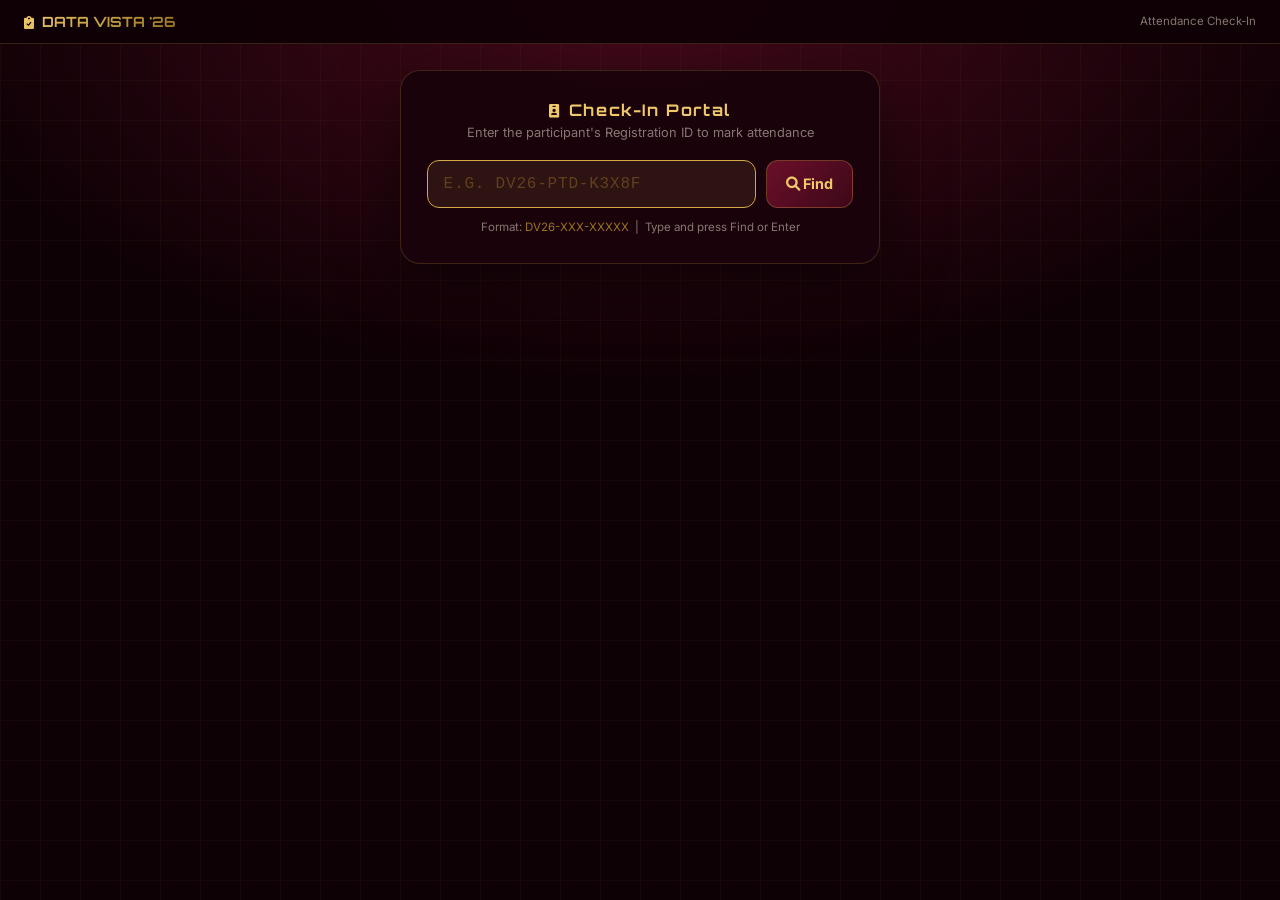
<file: checkin.html>
<!DOCTYPE html>
<html lang="en">
<head>
    <meta charset="UTF-8">
    <meta name="viewport" content="width=device-width, initial-scale=1.0, maximum-scale=1.0, user-scalable=no">
    <title>Attendance Check-In — DATA VISTA '26</title>
    <link href="https://fonts.googleapis.com/css2?family=Orbitron:wght@700;900&family=Inter:wght@400;500;600;700&display=swap" rel="stylesheet">
    <link rel="stylesheet" href="https://cdnjs.cloudflare.com/ajax/libs/font-awesome/6.0.0/css/all.min.css">
    <style>
        *, *::before, *::after { margin:0; padding:0; box-sizing:border-box; }

        :root {
            --gold:        #D4A843;
            --gold-light:  #F0C96A;
            --gold-dark:   #9A7420;
            --maroon:      #6B0F2A;
            --maroon-dark: #3D0818;
            --bg:          #0E0105;
            --card:        rgba(26,3,12,0.97);
            --border:      rgba(212,168,67,0.2);
            --text:        #F5ECD7;
            --muted:       rgba(245,236,215,0.5);
            --green:       #4ADE80;
            --green-bg:    rgba(74,222,128,0.1);
            --green-border:rgba(74,222,128,0.3);
            --amber:       #FCD34D;
            --red:         #F87171;
        }

        body {
            font-family: 'Inter', sans-serif;
            background: var(--bg);
            color: var(--text);
            min-height: 100vh;
            display: flex;
            flex-direction: column;
            align-items: center;
            padding: 70px 1rem 2rem;
            position: relative;
            overflow-x: hidden;
        }

        body::before {
            content: '';
            position: fixed; inset: 0; z-index: 0;
            background: radial-gradient(ellipse 80% 60% at 50% 0%,
                rgba(107,15,42,0.6) 0%, transparent 70%), var(--bg);
        }
        body::after {
            content: '';
            position: fixed; inset: 0; z-index: 0;
            background-image:
                linear-gradient(rgba(212,168,67,0.04) 1px, transparent 1px),
                linear-gradient(90deg,rgba(212,168,67,0.04) 1px, transparent 1px);
            background-size: 40px 40px;
        }

        /* Top bar */
        .topbar {
            position: fixed; top: 0; left: 0; right: 0; z-index: 100;
            display: flex; align-items: center; justify-content: space-between;
            padding: .8rem 1.5rem;
            background: rgba(14,1,5,0.9);
            border-bottom: 1px solid var(--border);
            backdrop-filter: blur(12px);
        }
        .topbar-logo {
            font-family: 'Orbitron', sans-serif; font-size: .88rem; font-weight: 700;
            background: linear-gradient(135deg,#F0C96A,#9A7420);
            -webkit-background-clip: text; -webkit-text-fill-color: transparent;
            background-clip: text;
        }
        .topbar-sub { font-size:.72rem; color:var(--muted); }

        /* Search card */
        .search-card {
            position: relative; z-index: 1;
            width: 100%; max-width: 480px;
            background: var(--card);
            border: 1px solid var(--border);
            border-radius: 20px;
            padding: 1.8rem 1.6rem;
            box-shadow: 0 20px 60px rgba(0,0,0,0.5);
            margin-bottom: 1.2rem;
        }

        .search-title {
            text-align: center; margin-bottom: 1.3rem;
        }
        .search-title h2 {
            font-family: 'Orbitron', sans-serif; font-size: 1rem;
            color: var(--gold-light); letter-spacing: .1em; margin-bottom: .3rem;
        }
        .search-title p {
            font-size: .8rem; color: var(--muted);
        }

        .id-input-wrap {
            display: flex; gap: .6rem; margin-bottom: .8rem;
        }
        .id-input {
            flex: 1;
            padding: .85rem 1rem;
            background: rgba(212,168,67,0.06);
            border: 1.5px solid rgba(212,168,67,0.25);
            border-radius: 12px;
            color: var(--gold-light);
            font-family: 'Courier New', monospace;
            font-size: 1rem;
            font-weight: 700;
            letter-spacing: .12em;
            text-transform: uppercase;
            outline: none;
            transition: border-color .2s;
        }
        .id-input::placeholder { color: rgba(212,168,67,0.3); font-weight: 400; letter-spacing: .05em; }
        .id-input:focus { border-color: var(--gold); background: rgba(212,168,67,0.1); }

        .btn-search {
            padding: .85rem 1.2rem;
            background: linear-gradient(135deg,var(--maroon),var(--maroon-dark));
            border: 1px solid rgba(212,168,67,0.3);
            border-radius: 12px;
            color: var(--gold-light);
            font-size: .9rem; font-weight: 700;
            font-family: 'Inter', sans-serif;
            cursor: pointer; white-space: nowrap;
            transition: all .2s;
        }
        .btn-search:hover { background: linear-gradient(135deg,#7D1232,#4A0A1E); border-color: var(--gold); }
        .btn-search:disabled { opacity: .5; cursor: not-allowed; }

        .hint { font-size: .72rem; color: var(--muted); text-align: center; }
        .hint span { color: var(--gold-dark); }

        /* Result card */
        .result-card {
            position: relative; z-index: 1;
            width: 100%; max-width: 480px;
            background: var(--card);
            border: 1px solid var(--border);
            border-radius: 20px;
            overflow: hidden;
            box-shadow: 0 20px 60px rgba(0,0,0,0.5);
            display: none;
        }
        .result-card.show { display: block; animation: slideIn .3s ease; }
        @keyframes slideIn { from { opacity:0; transform:translateY(12px); } to { opacity:1; transform:translateY(0); } }

        .result-head {
            padding: 1.2rem 1.4rem;
            background: linear-gradient(135deg, rgba(107,15,42,0.5), rgba(61,8,24,0.3));
            border-bottom: 1px solid var(--border);
        }
        .event-badge {
            display: inline-flex; align-items: center; gap: 5px;
            font-size: .65rem; font-weight: 700; text-transform: uppercase;
            letter-spacing: .15em; color: var(--gold-dark);
            background: rgba(212,168,67,0.1); border: 1px solid rgba(212,168,67,0.2);
            padding: 3px 12px; border-radius: 100px; margin-bottom: .6rem;
        }
        .result-college { font-size: .95rem; font-weight: 700; color: var(--text); }
        .result-dept    { font-size: .78rem; color: var(--muted); margin-top: .15rem; }
        .result-regid   {
            display: inline-block; margin-top: .6rem;
            font-family: 'Courier New', monospace; font-size: .75rem;
            color: var(--gold-light); letter-spacing: .1em;
            background: rgba(212,168,67,0.08); border: 1px solid rgba(212,168,67,0.2);
            padding: 2px 10px; border-radius: 100px;
        }

        .participants {
            padding: 1rem 1.4rem;
            border-bottom: 1px solid var(--border);
        }
        .p-label { font-size: .62rem; font-weight: 700; text-transform: uppercase; letter-spacing: .15em; color: var(--gold-dark); margin-bottom: .65rem; }
        .p-row { display: flex; align-items: center; gap: .65rem; padding: .45rem 0; border-bottom: 1px solid rgba(212,168,67,0.06); }
        .p-row:last-child { border-bottom: none; }
        .p-avatar { width: 34px; height: 34px; border-radius: 50%; background: linear-gradient(135deg,var(--maroon),var(--maroon-dark)); border: 1.5px solid rgba(212,168,67,0.25); display: flex; align-items: center; justify-content: center; font-size: .7rem; font-weight: 700; color: var(--gold-light); flex-shrink: 0; }
        .p-name { font-size: .88rem; font-weight: 600; }
        .p-sub  { font-size: .68rem; color: var(--muted); }

        /* Already checked in banner */
        .already-bar {
            display: none;
            margin: .8rem 1.4rem 0;
            padding: .65rem 1rem;
            background: rgba(252,211,77,0.08); border: 1px solid rgba(252,211,77,0.25);
            border-radius: 8px; font-size: .8rem; color: var(--amber); text-align: center;
        }

        .action-area { padding: 1rem 1.4rem 1.3rem; }
        .btn-mark {
            width: 100%; padding: .95rem;
            background: linear-gradient(135deg,#22C55E,#16A34A);
            color: #fff; border: none; border-radius: 12px;
            font-size: 1rem; font-weight: 700; font-family: 'Inter', sans-serif;
            cursor: pointer; display: flex; align-items: center; justify-content: center; gap: 8px;
            transition: transform .15s, box-shadow .15s;
            box-shadow: 0 6px 20px rgba(34,197,94,0.3);
        }
        .btn-mark:hover:not(:disabled) { transform: translateY(-2px); box-shadow: 0 10px 28px rgba(34,197,94,0.45); }
        .btn-mark:disabled { opacity: .55; cursor: not-allowed; transform: none; }
        .btn-mark.already { background: linear-gradient(135deg,#6B7280,#4B5563); box-shadow: none; }

        /* Success overlay */
        .success-overlay {
            display: none;
            position: relative; z-index: 1;
            width: 100%; max-width: 480px;
            background: var(--card);
            border: 1px solid var(--green-border);
            border-radius: 20px;
            padding: 2.5rem 1.5rem;
            text-align: center;
            box-shadow: 0 20px 60px rgba(0,0,0,0.5);
        }
        .success-overlay.show { display: block; animation: slideIn .35s ease; }
        .check-ring {
            width: 80px; height: 80px; border-radius: 50%;
            background: linear-gradient(135deg,#22C55E,#16A34A);
            display: flex; align-items: center; justify-content: center;
            margin: 0 auto 1rem; font-size: 2rem; color: #fff;
            animation: popIn .4s cubic-bezier(.34,1.56,.64,1);
            box-shadow: 0 0 36px rgba(34,197,94,0.4);
        }
        @keyframes popIn { from{transform:scale(.3);opacity:0} to{transform:scale(1);opacity:1} }
        .success-overlay h2 { font-family:'Orbitron',sans-serif; font-size:1.2rem; color:var(--green); margin-bottom:.4rem; }
        .success-name  { font-size:1.05rem; font-weight:700; color:var(--text); margin-bottom:.2rem; }
        .success-event { font-size:.82rem; color:var(--muted); margin-bottom:1rem; }
        .success-time  { display:inline-block; background:var(--green-bg); border:1px solid var(--green-border); border-radius:8px; padding:.5rem 1rem; font-size:.8rem; color:var(--green); }
        .btn-next {
            display: inline-flex; align-items: center; gap: 6px;
            margin-top: 1.2rem; padding: .65rem 1.5rem;
            border: 1px solid rgba(212,168,67,0.25); border-radius: 100px;
            color: var(--gold-light); font-size: .85rem; font-weight: 600;
            background: transparent; cursor: pointer; font-family: 'Inter', sans-serif;
            transition: all .2s;
        }
        .btn-next:hover { background: rgba(212,168,67,0.08); border-color: var(--gold); }

        /* Error */
        .error-msg {
            display: none;
            width: 100%; max-width: 480px;
            position: relative; z-index: 1;
            background: rgba(239,68,68,0.08); border: 1px solid rgba(239,68,68,0.25);
            border-radius: 12px; padding: 1rem 1.2rem;
            text-align: center; font-size: .85rem; color: var(--red);
        }
        .error-msg.show { display: block; animation: slideIn .25s ease; }
    </style>
</head>
<body>

<div class="topbar">
    <span class="topbar-logo"><i class="fas fa-clipboard-check" style="margin-right:8px;font-size:.8rem"></i>DATA VISTA '26</span>
    <span class="topbar-sub">Attendance Check-In</span>
</div>

<!-- Search card -->
<div class="search-card">
    <div class="search-title">
        <h2><i class="fas fa-id-badge" style="margin-right:8px;font-size:.85rem"></i>Check-In Portal</h2>
        <p>Enter the participant's Registration ID to mark attendance</p>
    </div>

    <div class="id-input-wrap">
        <input
            type="text"
            class="id-input"
            id="reg-id-input"
            placeholder="e.g. DV26-PTD-K3X8F"
            maxlength="15"
            autocomplete="off"
            autocapitalize="characters"
            spellcheck="false"
            onkeydown="if(event.key==='Enter') lookupId()"
        >
        <button class="btn-search" id="btn-search" onclick="lookupId()">
            <i class="fas fa-search"></i> Find
        </button>
    </div>
    <p class="hint">Format: <span>DV26-XXX-XXXXX</span> &nbsp;|&nbsp; Type and press Find or Enter</p>
</div>

<!-- Error message -->
<div class="error-msg" id="error-msg">
    <i class="fas fa-exclamation-circle" style="margin-right:6px"></i>
    <span id="error-text">Registration not found.</span>
</div>

<!-- Result card -->
<div class="result-card" id="result-card">
    <div class="result-head">
        <div class="event-badge"><i class="fas fa-calendar-check"></i><span id="r-event">—</span></div>
        <div class="result-college" id="r-college">—</div>
        <div class="result-dept"    id="r-dept">—</div>
        <div class="result-regid"   id="r-regid">—</div>
    </div>

    <div class="participants">
        <div class="p-label"><i class="fas fa-users"></i>&nbsp; Participants</div>
        <div class="p-row">
            <div class="p-avatar">P1</div>
            <div><div class="p-name" id="r-p1">—</div><div class="p-sub">Participant 1</div></div>
        </div>
        <div class="p-row">
            <div class="p-avatar">P2</div>
            <div><div class="p-name" id="r-p2">—</div><div class="p-sub">Participant 2</div></div>
        </div>
    </div>

    <div class="already-bar" id="already-bar">
        <i class="fas fa-exclamation-triangle"></i>
        Already checked in at <strong id="already-time">—</strong>
    </div>

    <div class="action-area">
        <button class="btn-mark" id="btn-mark" onclick="markPresent()">
            <i class="fas fa-check-circle"></i> Mark as Present
        </button>
    </div>
</div>

<!-- Success overlay -->
<div class="success-overlay" id="success-overlay">
    <div class="check-ring"><i class="fas fa-check"></i></div>
    <h2>Checked In!</h2>
    <div class="success-name"  id="s-name">—</div>
    <div class="success-event" id="s-event">—</div>
    <div class="success-time"><i class="fas fa-clock" style="margin-right:5px"></i>Marked present at <strong id="s-time">—</strong></div>
    <br>
    <button class="btn-next" onclick="resetForNext()">
        <i class="fas fa-arrow-left"></i> Check In Next
    </button>
</div>

<script>
const API_BASE = (function() {
    if (window.RENDER_API_URL) return window.RENDER_API_URL.replace(/\/$/, '');
    if (window.location.hostname.includes('github.io')) {
        return 'https://datavista-26.onrender.com';
    }
    return '';
})();

let currentData = null;

function lookupId() {
    const rawInput = document.getElementById('reg-id-input').value.trim().toUpperCase();
    if (!rawInput) return;

    // Hide previous results
    document.getElementById('result-card').classList.remove('show');
    document.getElementById('success-overlay').classList.remove('show');
    document.getElementById('error-msg').classList.remove('show');

    const btn = document.getElementById('btn-search');
    btn.disabled = true;
    btn.innerHTML = '<i class="fas fa-spinner fa-spin"></i>';

    fetch(`${API_BASE}/api/checkin/${encodeURIComponent(rawInput)}`)
        .then(r => r.json())
        .then(data => {
            btn.disabled = false;
            btn.innerHTML = '<i class="fas fa-search"></i> Find';

            if (!data.found) {
                document.getElementById('error-text').textContent =
                    data.error || 'Registration ID not found. Please check and try again.';
                document.getElementById('error-msg').classList.add('show');
                return;
            }

            currentData = data;

            // Populate result card
            document.getElementById('r-event').textContent   = data.event;
            document.getElementById('r-college').textContent = data.college;
            document.getElementById('r-dept').textContent    = data.department;
            document.getElementById('r-regid').textContent   = data.reg_id;
            document.getElementById('r-p1').textContent      = data.p1name || '—';
            document.getElementById('r-p2').textContent      = data.p2name || '—';

            const alreadyBar = document.getElementById('already-bar');
            const markBtn    = document.getElementById('btn-mark');

            if (data.status === 'Checked In') {
                alreadyBar.style.display = 'block';
                document.getElementById('already-time').textContent = data.checkin_at;
                markBtn.disabled = true;
                markBtn.classList.add('already');
                markBtn.innerHTML = '<i class="fas fa-check-double"></i> Already Checked In';
            } else {
                alreadyBar.style.display = 'none';
                markBtn.disabled = false;
                markBtn.classList.remove('already');
                markBtn.innerHTML = '<i class="fas fa-check-circle"></i> Mark as Present';
            }

            document.getElementById('result-card').classList.add('show');
        })
        .catch(err => {
            console.error('Checkin fetch error:', err);
            btn.disabled = false;
            btn.innerHTML = '<i class="fas fa-search"></i> Find';
            document.getElementById('error-text').textContent = 'Server connection failed. Please reload the page at http://localhost:5000/checkin';
            document.getElementById('error-msg').classList.add('show');
        });
}

function markPresent() {
    if (!currentData) return;
    const btn = document.getElementById('btn-mark');
    btn.disabled = true;
    btn.innerHTML = '<i class="fas fa-spinner fa-spin"></i> Marking…';

    fetch(`${API_BASE}/api/checkin/${encodeURIComponent(currentData.reg_id)}/mark`, { method: 'POST' })
        .then(r => r.json())
        .then(data => {
            if (data.success) {
                document.getElementById('result-card').classList.remove('show');
                document.getElementById('s-name').textContent  = `${currentData.p1name}  &  ${currentData.p2name}`;
                document.getElementById('s-event').textContent = `${currentData.event} — ${currentData.college}`;
                document.getElementById('s-time').textContent  = data.checked_in_at;
                document.getElementById('success-overlay').classList.add('show');
            } else if (data.already) {
                document.getElementById('already-bar').style.display = 'block';
                document.getElementById('already-time').textContent = data.checked_in_at;
                btn.classList.add('already');
                btn.innerHTML = '<i class="fas fa-check-double"></i> Already Checked In';
            } else {
                alert('Error: ' + (data.error || 'Unknown error'));
                btn.disabled = false;
                btn.innerHTML = '<i class="fas fa-check-circle"></i> Mark as Present';
            }
        })
        .catch(() => {
            alert('Cannot connect to server.');
            btn.disabled = false;
            btn.innerHTML = '<i class="fas fa-check-circle"></i> Mark as Present';
        });
}

function resetForNext() {
    currentData = null;
    document.getElementById('reg-id-input').value = '';
    document.getElementById('result-card').classList.remove('show');
    document.getElementById('success-overlay').classList.remove('show');
    document.getElementById('error-msg').classList.remove('show');
    document.getElementById('reg-id-input').focus();
}

// Auto-format as user types: DV26-XXX-XXXXX
document.getElementById('reg-id-input').addEventListener('input', function() {
    let v = this.value.toUpperCase().replace(/[^A-Z0-9]/g, '');
    if (v.length > 4)  v = v.slice(0,4)  + '-' + v.slice(4);
    if (v.length > 8)  v = v.slice(0,8)  + '-' + v.slice(8);
    if (v.length > 15) v = v.slice(0,15);
    this.value = v;
});

// Focus the input on load
window.onload = () => document.getElementById('reg-id-input').focus();
</script>
</body>
</html>
</file>
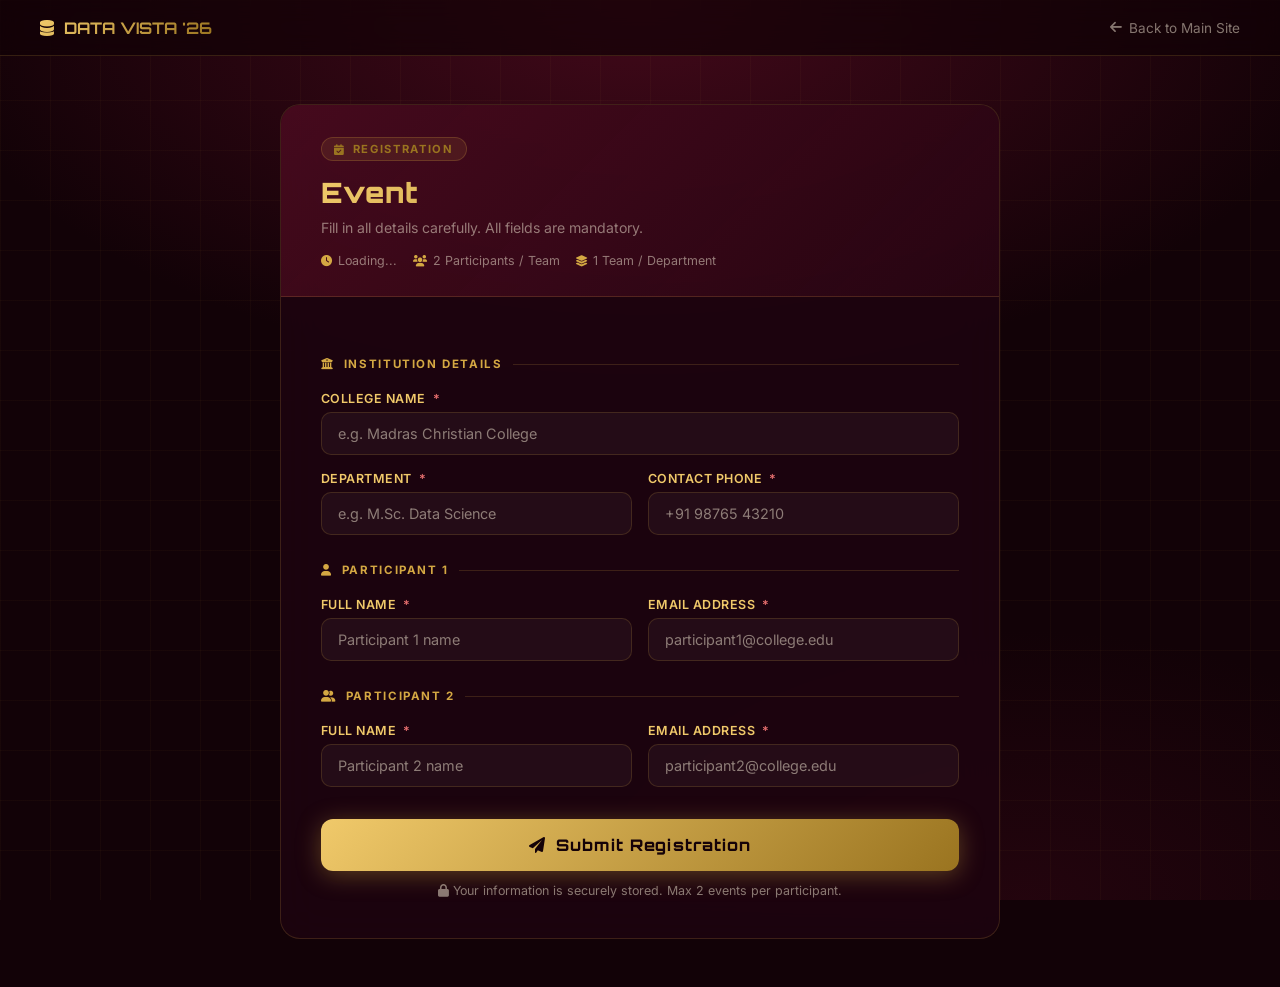
<file: register.html>
<!DOCTYPE html>
<html lang="en">
<head>
    <meta charset="UTF-8">
    <meta name="viewport" content="width=device-width, initial-scale=1.0">
    <title>Register — DATA VISTA '26</title>
    <link href="https://fonts.googleapis.com/css2?family=Orbitron:wght@700;900&family=Inter:wght@300;400;500;600;700&display=swap" rel="stylesheet">
    <link rel="stylesheet" href="https://cdnjs.cloudflare.com/ajax/libs/font-awesome/6.0.0/css/all.min.css">
    <style>
        *, *::before, *::after { margin:0; padding:0; box-sizing:border-box; }

        :root {
            --gold:       #D4A843;
            --gold-light: #F0C96A;
            --gold-dark:  #9A7420;
            --maroon:     #6B0F2A;
            --maroon-dark:#3D0818;
            --maroon-deep:#150208;
            --bg:         #120207;
            --card-bg:    rgba(30,4,16,0.85);
            --border:     rgba(212,168,67,0.18);
            --text:       #F5ECD7;
            --text-muted: rgba(245,236,215,0.5);
            --radius:     14px;
            --gold-grad:  linear-gradient(135deg,#F0C96A,#9A7420);
        }

        body {
            font-family: 'Inter', sans-serif;
            background: var(--bg);
            color: var(--text);
            min-height: 100vh;
            overflow-x: hidden;
        }

        /* ── Background ── */
        .bg-layer {
            position: fixed; inset: 0; z-index: 0;
            background: radial-gradient(ellipse 80% 60% at 50% 0%, rgba(107,15,42,0.55) 0%, transparent 70%),
                        radial-gradient(ellipse 60% 50% at 80% 100%, rgba(61,8,24,0.4) 0%, transparent 60%),
                        var(--bg);
        }
        .grid-overlay {
            position: fixed; inset: 0; z-index: 0;
            background-image:
                linear-gradient(rgba(212,168,67,0.04) 1px, transparent 1px),
                linear-gradient(90deg, rgba(212,168,67,0.04) 1px, transparent 1px);
            background-size: 50px 50px;
        }

        /* ── Top bar ── */
        .topbar {
            position: relative; z-index: 10;
            display: flex; align-items: center; justify-content: space-between;
            padding: 1.1rem 2.5rem;
            background: rgba(18,2,7,0.7);
            border-bottom: 1px solid var(--border);
            backdrop-filter: blur(12px);
        }
        .topbar-logo {
            display: flex; align-items: center; gap: 10px;
            font-family: 'Orbitron', sans-serif;
            font-size: 1rem; font-weight: 700;
            background: var(--gold-grad);
            -webkit-background-clip: text; -webkit-text-fill-color: transparent;
            background-clip: text;
            text-decoration: none;
        }
        .topbar-back {
            display: flex; align-items: center; gap: 7px;
            color: var(--text-muted); font-size: 0.85rem;
            text-decoration: none; transition: color .2s;
        }
        .topbar-back:hover { color: var(--gold-light); }

        /* ── Page layout ── */
        .page {
            position: relative; z-index: 1;
            min-height: calc(100vh - 64px);
            display: flex; align-items: center; justify-content: center;
            padding: 3rem 1.5rem;
        }

        /* ── Card ── */
        .card {
            width: 100%; max-width: 720px;
            background: var(--card-bg);
            border: 1px solid var(--border);
            border-radius: 20px;
            backdrop-filter: blur(20px);
            overflow: hidden;
            animation: slideUp .5s ease both;
        }
        @keyframes slideUp {
            from { opacity:0; transform:translateY(28px); }
            to   { opacity:1; transform:translateY(0); }
        }

        /* ── Card header ── */
        .card-head {
            padding: 2rem 2.5rem 1.75rem;
            background: linear-gradient(135deg, rgba(107,15,42,0.5) 0%, rgba(61,8,24,0.3) 100%);
            border-bottom: 1px solid var(--border);
        }
        .event-pill {
            display: inline-flex; align-items: center; gap: 7px;
            font-size: 0.7rem; font-weight: 700; text-transform: uppercase;
            letter-spacing: .15em; color: var(--gold-dark);
            background: rgba(212,168,67,0.1);
            border: 1px solid rgba(212,168,67,0.22);
            padding: 4px 12px; border-radius: 100px;
            margin-bottom: .85rem;
        }
        .card-head h1 {
            font-family: 'Orbitron', sans-serif;
            font-size: clamp(1.3rem, 3vw, 1.75rem);
            font-weight: 900; letter-spacing: .04em;
            background: var(--gold-grad);
            -webkit-background-clip: text; -webkit-text-fill-color: transparent;
            background-clip: text;
        }
        .card-head p {
            margin-top: .45rem; font-size: .88rem;
            color: var(--text-muted); line-height: 1.55;
        }
        .event-meta {
            display: flex; gap: 1rem; margin-top: .9rem; flex-wrap: wrap;
        }
        .event-meta span {
            display: flex; align-items: center; gap: 6px;
            font-size: .78rem; color: var(--text-muted);
        }
        .event-meta i { color: var(--gold); font-size: .7rem; }

        /* ── Form body ── */
        .card-body { padding: 2rem 2.5rem 2.5rem; }

        .section-divider {
            display: flex; align-items: center; gap: 10px;
            margin: 1.75rem 0 1.25rem;
        }
        .section-divider span {
            font-size: .72rem; font-weight: 700; text-transform: uppercase;
            letter-spacing: .14em; color: var(--gold);
            white-space: nowrap;
        }
        .section-divider::after {
            content: ''; flex: 1; height: 1px;
            background: var(--border);
        }

        .form-grid {
            display: grid;
            grid-template-columns: 1fr 1fr;
            gap: 1rem;
        }
        .form-grid.full { grid-template-columns: 1fr; }

        .field { display: flex; flex-direction: column; gap: 6px; }
        .field.span2 { grid-column: span 2; }

        label {
            font-size: .78rem; font-weight: 600;
            color: var(--gold-light); letter-spacing: .04em;
            text-transform: uppercase;
        }
        label .req { color: #E87070; margin-left: 3px; }

        input, select {
            width: 100%; padding: .75rem 1rem;
            background: rgba(255,255,255,0.04);
            border: 1px solid var(--border);
            border-radius: 10px;
            color: var(--text); font-size: .9rem;
            font-family: 'Inter', sans-serif;
            transition: border-color .2s, box-shadow .2s, background .2s;
            outline: none;
            -webkit-appearance: none;
        }
        input:focus, select:focus {
            border-color: var(--gold);
            background: rgba(212,168,67,0.06);
            box-shadow: 0 0 0 3px rgba(212,168,67,0.12);
        }
        input::placeholder { color: var(--text-muted); }
        select option { background: #1E0410; color: var(--text); }

        .field-hint {
            font-size: .72rem; color: var(--text-muted);
            margin-top: -2px; padding-left: 2px;
        }

        /* ── Additional info ── */
        .additional-block {
            display: none;
            margin-top: 0;
        }
        .additional-block.visible { display: block; }

        /* ── Submit ── */
        .submit-row {
            margin-top: 2rem;
            display: flex; flex-direction: column; gap: .75rem; align-items: stretch;
        }
        .btn-submit {
            width: 100%; padding: 1rem;
            background: var(--gold-grad);
            color: var(--maroon-deep);
            border: none; border-radius: 12px;
            font-size: 1rem; font-weight: 800;
            font-family: 'Orbitron', sans-serif;
            letter-spacing: .06em;
            cursor: pointer;
            display: flex; align-items: center; justify-content: center; gap: 10px;
            transition: transform .2s, box-shadow .2s, opacity .2s;
            box-shadow: 0 4px 24px rgba(212,168,67,0.35);
        }
        .btn-submit:hover:not(:disabled) {
            transform: translateY(-2px);
            box-shadow: 0 8px 32px rgba(212,168,67,0.5);
        }
        .btn-submit:disabled { opacity: .6; cursor: not-allowed; }

        .form-note {
            text-align: center; font-size: .78rem; color: var(--text-muted);
        }

        /* ── Error message ── */
        .error-msg {
            display: none;
            padding: .85rem 1.1rem;
            background: rgba(200,50,50,0.12);
            border: 1px solid rgba(200,50,50,0.3);
            border-radius: 10px;
            color: #E87070; font-size: .85rem;
            margin-top: .5rem;
        }
        .error-msg.show { display: flex; align-items: center; gap: 10px; }

        /* ── Success screen ── */
        .success-screen {
            display: none;
            flex-direction: column; align-items: center;
            text-align: center; padding: 2.5rem 2rem;
            gap: 1.2rem;
        }
        .success-screen.show { display: flex; }

        .success-icon {
            width: 80px; height: 80px; border-radius: 50%;
            background: linear-gradient(135deg, var(--gold), var(--gold-dark));
            display: flex; align-items: center; justify-content: center;
            font-size: 2rem; color: var(--maroon-deep);
            animation: popIn .5s cubic-bezier(.34,1.56,.64,1) both;
            box-shadow: 0 0 40px rgba(212,168,67,0.45);
        }
        @keyframes popIn {
            from { transform: scale(.4); opacity:0; }
            to   { transform: scale(1);  opacity:1; }
        }

        .success-screen h2 {
            font-family: 'Orbitron', sans-serif;
            font-size: 1.4rem; font-weight: 900;
            background: var(--gold-grad);
            -webkit-background-clip: text; -webkit-text-fill-color: transparent;
            background-clip: text; margin-bottom: -.3rem;
        }
        .success-screen > p { color: var(--text-muted); font-size: .88rem; line-height: 1.6; }

        /* Reg ID box */
        .reg-id-box {
            width: 100%; background: rgba(212,168,67,0.07);
            border: 2px solid var(--gold); border-radius: 14px;
            padding: 1.2rem 1.5rem;
        }
        .reg-id-label {
            font-size: .68rem; font-weight: 700; text-transform: uppercase;
            letter-spacing: .18em; color: var(--gold-dark); margin-bottom: .5rem;
        }
        .reg-id-value {
            font-family: 'Orbitron', sans-serif; font-size: 1.3rem;
            font-weight: 900; letter-spacing: .12em;
            background: var(--gold-grad);
            -webkit-background-clip: text; -webkit-text-fill-color: transparent;
            background-clip: text;
        }
        .reg-id-row {
            display: flex; align-items: center; justify-content: center; gap: .75rem;
            margin-top: .5rem;
        }
        .btn-copy {
            display: inline-flex; align-items: center; gap: 5px;
            padding: 5px 13px; border-radius: 100px;
            background: rgba(212,168,67,0.12); border: 1px solid rgba(212,168,67,0.3);
            color: var(--gold-light); font-size: .72rem; font-weight: 700;
            cursor: pointer; transition: all .2s; font-family: 'Inter', sans-serif;
        }
        .btn-copy:hover { background: rgba(212,168,67,0.22); border-color: var(--gold); }
        .btn-copy.copied { background: rgba(74,222,128,0.15); border-color: rgba(74,222,128,0.4); color: #4ADE80; }

        /* QR code */
        .qr-wrap {
            display: flex; flex-direction: column; align-items: center; gap: .6rem;
        }
        .qr-img {
            width: 150px; height: 150px; border-radius: 12px;
            border: 3px solid var(--gold);
            box-shadow: 0 0 24px rgba(212,168,67,0.25);
        }
        .qr-label { font-size: .7rem; color: var(--text-muted); }

        /* Email status */
        .email-status {
            display: flex; align-items: center; gap: 8px;
            font-size: .8rem; padding: .6rem 1.1rem;
            border-radius: 100px; font-weight: 600;
        }
        .email-status.sent {
            background: rgba(74,222,128,0.1); border: 1px solid rgba(74,222,128,0.3);
            color: #4ADE80;
        }
        .email-status.skipped {
            background: rgba(212,168,67,0.08); border: 1px solid rgba(212,168,67,0.2);
            color: var(--text-muted);
        }

        /* Summary details */
        .success-details {
            display: flex; flex-direction: column; gap: .4rem; width: 100%;
            background: rgba(255,255,255,0.03);
            border: 1px solid var(--border); border-radius: 12px;
            padding: 1rem 1.4rem;
        }
        .success-details .row {
            display: flex; justify-content: space-between; align-items: center;
            font-size: .83rem; padding: .25rem 0;
            border-bottom: 1px solid rgba(212,168,67,0.07);
        }
        .success-details .row:last-child { border-bottom: none; }
        .success-details .row .key { color: var(--text-muted); }
        .success-details .row .val { color: var(--gold-light); font-weight: 600; text-align: right; }

        /* Action buttons */
        .success-actions { display: flex; gap: .75rem; flex-wrap: wrap; justify-content: center; width: 100%; }
        .btn-back {
            display: inline-flex; align-items: center; gap: 8px;
            padding: .8rem 1.75rem;
            border: 1px solid rgba(212,168,67,0.3); border-radius: 100px;
            color: var(--gold-light); font-size: .88rem; font-weight: 600;
            text-decoration: none; transition: all .2s; background: transparent; cursor: pointer;
            font-family: 'Inter', sans-serif;
        }
        .btn-back:hover { background: rgba(212,168,67,0.08); border-color: var(--gold); }

        /* ── Responsive ── */
        @media (max-width: 600px) {
            .topbar { padding: .9rem 1.25rem; }
            .card-head, .card-body { padding: 1.5rem 1.25rem; }
            .form-grid { grid-template-columns: 1fr; }
            .field.span2 { grid-column: auto; }
        }
    </style>
</head>
<body>
    <div class="bg-layer"></div>
    <div class="grid-overlay"></div>

    <!-- Top bar -->
    <header class="topbar">
        <a href="/" class="topbar-logo">
            <i class="fas fa-database"></i>
            DATA VISTA '26
        </a>
        <a href="/" class="topbar-back">
            <i class="fas fa-arrow-left"></i> Back to Main Site
        </a>
    </header>

    <div class="page">
        <div class="card" id="main-card">

            <!-- ── Success screen ── -->
            <div class="success-screen" id="success-screen">

                <div class="success-icon"><i class="fas fa-check"></i></div>
                <h2>Registration Confirmed!</h2>
                <p>Your team is all set for <strong style="color:var(--gold-light)">DATA VISTA '26</strong>.<br>31st August 2026 &bull; Anderson Hall, MCC.</p>

                <!-- Registration ID Card -->
                <div class="reg-id-box" style="position:relative;overflow:hidden;background:linear-gradient(135deg, rgba(212,168,67,0.12), rgba(15,2,9,0.9));border:2px solid var(--gold);box-shadow:0 10px 30px rgba(0,0,0,0.5);">
                    <div style="display:flex;justify-content:space-between;align-items:center;border-bottom:1px solid rgba(212,168,67,0.2);padding-bottom:0.5rem;margin-bottom:0.75rem;">
                        <div class="reg-id-label" style="margin:0"><i class="fas fa-ticket-alt"></i> &nbsp;OFFICIAL EVENT PASS</div>
                        <span style="font-size:0.7rem;color:var(--gold-light);background:rgba(212,168,67,0.2);padding:2px 8px;border-radius:100px;font-weight:700">DATA VISTA '26</span>
                    </div>
                    <div class="reg-id-row">
                        <span class="reg-id-value" id="reg-id-val">—</span>
                        <button class="btn-copy" id="copy-btn" onclick="copyRegId()">
                            <i class="fas fa-copy"></i> Copy ID
                        </button>
                    </div>
                </div>

                <!-- Zero-Email Actions: WhatsApp & PDF Download -->
                <div style="width:100%;display:flex;flex-direction:column;gap:0.65rem;margin-top:0.5rem;">
                    <a id="btn-wa-pass" href="#" target="_blank" class="btn-back" style="background:linear-gradient(135deg, #25D366, #128C7E);color:#FFFFFF;border:none;font-weight:800;justify-content:center;box-shadow:0 4px 15px rgba(37,211,102,0.3);">
                        <i class="fab fa-whatsapp" style="font-size:1.1rem"></i> 💬 Save / Share Pass to WhatsApp
                    </a>
                    <button onclick="window.print()" class="btn-back" style="justify-content:center;background:rgba(212,168,67,0.12);border-color:var(--gold);color:var(--gold-light);font-weight:700;">
                        <i class="fas fa-file-pdf"></i> 📥 Download / Print Official Ticket (PDF)
                    </button>
                </div>

                <!-- Show at desk note -->
                <div style="margin:.4rem 0;padding:.75rem 1.1rem;
                    background:rgba(212,168,67,0.07);border:1px solid rgba(212,168,67,0.2);
                    border-radius:10px;text-align:center;font-size:.82rem;color:var(--text-muted);">
                    <i class="fas fa-qrcode" style="color:var(--gold-light);margin-right:6px"></i>
                    Show this <strong style="color:var(--gold-light)">Registration ID Pass</strong> at the entrance desk for check-in
                </div>

                <!-- Summary -->
                <div class="success-details" id="success-details"></div>

                <!-- Actions -->
                <div class="success-actions">
                    <a href="/" class="btn-back"><i class="fas fa-home"></i> Main Site</a>
                    <button class="btn-back" onclick="location.reload()">
                        <i class="fas fa-plus"></i> Register Another Team
                    </button>
                </div>

            </div>

            <!-- ── Form screen ── -->
            <div id="form-screen">
                <!-- Card header -->
                <div class="card-head">
                    <div class="event-pill" id="event-pill">
                        <i class="fas fa-calendar-check"></i>
                        <span id="event-pill-label">Event</span>
                    </div>
                    <h1 id="event-title">Register Your Team</h1>
                    <p>Fill in all details carefully. All fields are mandatory.</p>
                    <div class="event-meta">
                        <span id="meta-time"><i class="fas fa-clock"></i> Loading...</span>
                        <span><i class="fas fa-users"></i> 2 Participants / Team</span>
                        <span><i class="fas fa-layer-group"></i> 1 Team / Department</span>
                    </div>
                </div>

                <!-- Form body -->
                <div class="card-body">
                    <form id="reg-form" novalidate>

                        <!-- College info -->
                        <div class="section-divider"><span><i class="fas fa-university"></i> &nbsp;Institution Details</span></div>
                        <div class="form-grid">
                            <div class="field span2">
                                <label>College Name <span class="req">*</span></label>
                                <input type="text" id="college" placeholder="e.g. Madras Christian College" required>
                            </div>
                            <div class="field">
                                <label>Department <span class="req">*</span></label>
                                <input type="text" id="department" placeholder="e.g. M.Sc. Data Science" required>
                            </div>
                            <div class="field">
                                <label>Contact Phone <span class="req">*</span></label>
                                <input type="tel" id="phone" placeholder="+91 98765 43210" required>
                            </div>
                        </div>

                        <!-- Participant 1 -->
                        <div class="section-divider"><span><i class="fas fa-user"></i> &nbsp;Participant 1</span></div>
                        <div class="form-grid">
                            <div class="field">
                                <label>Full Name <span class="req">*</span></label>
                                <input type="text" id="p1name" placeholder="Participant 1 name" required>
                            </div>
                            <div class="field">
                                <label>Email Address <span class="req">*</span></label>
                                <input type="email" id="p1email" placeholder="participant1@college.edu" required>
                            </div>
                        </div>

                        <!-- Participant 2 -->
                        <div class="section-divider"><span><i class="fas fa-user-friends"></i> &nbsp;Participant 2</span></div>
                        <div class="form-grid">
                            <div class="field">
                                <label>Full Name <span class="req">*</span></label>
                                <input type="text" id="p2name" placeholder="Participant 2 name" required>
                            </div>
                            <div class="field">
                                <label>Email Address <span class="req">*</span></label>
                                <input type="email" id="p2email" placeholder="participant2@college.edu" required>
                            </div>
                        </div>



                        <!-- Error -->
                        <div class="error-msg" id="error-msg">
                            <i class="fas fa-exclamation-circle"></i>
                            <span id="error-text">Something went wrong.</span>
                        </div>

                        <!-- Submit -->
                        <div class="submit-row">
                            <button type="submit" class="btn-submit" id="submit-btn">
                                <i class="fas fa-paper-plane"></i>
                                <span>Submit Registration</span>
                            </button>
                            <p class="form-note">
                                <i class="fas fa-lock"></i>
                                Your information is securely stored. Max 2 events per participant.
                            </p>
                        </div>

                    </form>
                </div><!-- /card-body -->
            </div><!-- /form-screen -->
        </div><!-- /card -->
    </div>

    <script>
    const API_BASE = (function() {
        if (window.RENDER_API_URL) return window.RENDER_API_URL.replace(/\/$/, '');
        if (window.location.hostname.includes('github.io')) {
            return 'https://datavista-26.onrender.com';
        }
        return '';
    })();

    // ── Event metadata ──────────────────────────────────
    const EVENT_DATA = {
        'Pitch The Deck': {
            icon: 'fas fa-file-alt',
            type: 'Paper Presentation',
            time: '10:00 AM – 11:15 AM',
            hasExtra: false
        },
        'Plot Perfect': {
            icon: 'fas fa-chart-bar',
            type: 'Data Visualization',
            time: '10:00 AM – 11:15 AM',
            hasExtra: false
        },
        'One Piece': {
            icon: 'fas fa-search',
            type: 'Treasure Hunt',
            time: '11:30 AM – 1:00 PM',
            hasExtra: false
        },
        'Thinkathon': {
            icon: 'fas fa-brain',
            type: 'Tech Quiz',
            time: '11:30 AM – 1:00 PM',
            hasExtra: false
        },
        'Pitch Perfect': {
            icon: 'fas fa-briefcase',
            type: 'Business Pitch',
            time: '10:00 AM – 11:15 AM',
            hasExtra: false
        }
    };

    // ── Get event from URL ──────────────────────────────
    const params    = new URLSearchParams(window.location.search);
    const eventName = params.get('event') || 'Event';
    const meta      = EVENT_DATA[eventName] || {};

    // Populate header
    document.getElementById('event-pill-label').textContent = meta.type || 'Registration';
    document.getElementById('event-title').textContent      = eventName;
    document.title = `Register — ${eventName} | DATA VISTA '26`;

    if (meta.time) {
        document.getElementById('meta-time').innerHTML =
            `<i class="fas fa-clock"></i> ${meta.time}`;
    }

    // ── Form submission ─────────────────────────────────
    document.getElementById('reg-form').addEventListener('submit', async function(e) {
        e.preventDefault();

        const errBox  = document.getElementById('error-msg');
        const errText = document.getElementById('error-text');
        const btn     = document.getElementById('submit-btn');
        errBox.classList.remove('show');

        // Gather values
        const data = {
            event      : eventName,
            college    : document.getElementById('college').value.trim(),
            department : document.getElementById('department').value.trim(),
            phone      : document.getElementById('phone').value.trim(),
            p1name     : document.getElementById('p1name').value.trim(),
            p1email    : document.getElementById('p1email').value.trim(),
            p2name     : document.getElementById('p2name').value.trim(),
            p2email    : document.getElementById('p2email').value.trim()
        };

        // Basic validation
        const required = ['college','department','phone','p1name','p1email','p2name','p2email'];
        for (const key of required) {
            if (!data[key]) {
                errText.textContent = 'Please fill in all required fields.';
                errBox.classList.add('show');
                return;
            }
        }
        const emailRe = /^[^\s@]+@[^\s@]+\.[^\s@]+$/;
        if (!emailRe.test(data.p1email)) {
            errText.textContent = 'Please enter a valid email address for Participant 1 (e.g. name@gmail.com).';
            errBox.classList.add('show');
            return;
        }
        if (!emailRe.test(data.p2email)) {
            errText.textContent = 'Please enter a valid email address for Participant 2 (e.g. name@gmail.com).';
            errBox.classList.add('show');
            return;
        }

        // Submit
        btn.disabled = true;
        btn.innerHTML = '<i class="fas fa-spinner fa-spin"></i> Submitting...';

        try {
            const res = await fetch(`${API_BASE}/api/register`, {
                method : 'POST',
                headers: { 'Content-Type': 'application/json' },
                body   : JSON.stringify(data)
            });
            const json = await res.json();

            if (json.success) {
                document.getElementById('form-screen').style.display = 'none';
                document.getElementById('success-screen').classList.add('show');

                // ── Registration ID & 1-Click WhatsApp Event Pass ──
                const regId = json.reg_id || '';
                document.getElementById('reg-id-val').textContent = regId;

                const waText = encodeURIComponent(
                    `🎉 *DATA VISTA '26 — Official Event Registration Pass*\n` +
                    `========================================\n\n` +
                    `🎟️ *Registration ID:* ${regId}\n` +
                    `📌 *Event:* ${eventName}\n` +
                    `🏫 *College:* ${data.college}\n` +
                    `🎓 *Department:* ${data.department}\n` +
                    `👤 *Participant 1:* ${data.p1name}\n` +
                    `👤 *Participant 2:* ${data.p2name}\n\n` +
                    `Please show this Registration ID Pass at the entrance desk for event attendance.`
                );
                document.getElementById('btn-wa-pass').href = `https://api.whatsapp.com/send?text=${waText}`;

                // ── Summary table ──
                const details = [
                    ['Event',         eventName],
                    ['College',       data.college],
                    ['Department',    data.department],
                    ['Participant 1', data.p1name],
                    ['Participant 2', data.p2name],
                    ['Phone',         data.phone]
                ];
                if (data.additionalInfo) details.push([meta.extraLabel || 'Extra', data.additionalInfo]);
                document.getElementById('success-details').innerHTML =
                    details.map(([k, v]) =>
                        `<div class="row"><span class="key">${k}</span><span class="val">${v}</span></div>`
                    ).join('');
            } else {
                errText.textContent = json.error || 'Registration failed. Please try again.';
                errBox.classList.add('show');
                btn.disabled = false;
                btn.innerHTML = '<i class="fas fa-paper-plane"></i> Submit Registration';
            }
        } catch (err) {
            errText.textContent = 'Could not connect to server. Make sure the server is running.';
            errBox.classList.add('show');
            btn.disabled = false;
            btn.innerHTML = '<i class="fas fa-paper-plane"></i> Submit Registration';
        }
    });

    // ── Copy Registration ID to clipboard ─────────────
    function copyRegId() {
        const val = document.getElementById('reg-id-val').textContent;
        const btn = document.getElementById('copy-btn');
        navigator.clipboard.writeText(val).then(() => {
            btn.innerHTML = '<i class="fas fa-check"></i> Copied!';
            btn.classList.add('copied');
            setTimeout(() => {
                btn.innerHTML = '<i class="fas fa-copy"></i> Copy';
                btn.classList.remove('copied');
            }, 2500);
        });
    }
    </script>
</body>
</html>
</file>
<file: styles.css>
/* ============================================================
   DATA VISTA 2.0 — Main Stylesheet
   Royal Maroon & Gold Theme — Madras Christian College
   ============================================================ */

/* ── Reset & Root Variables ── */
*, *::before, *::after {
    margin: 0;
    padding: 0;
    box-sizing: border-box;
}

:root {
    /* Gold palette */
    --gold:          #D4A843;
    --gold-light:    #F0C96A;
    --gold-bright:   #FFD966;
    --gold-dark:     #9A7420;
    --gold-dim:      #8B6B1A;

    /* Maroon palette */
    --maroon:        #6B0F2A;
    --maroon-dark:   #3D0818;
    --maroon-deep:   #1E0409;
    --maroon-rich:   #2A0812;
    --maroon-mid:    #4A0D20;

    /* Backgrounds */
    --bg-primary:    #150208;
    --bg-secondary:  #1E0410;
    --bg-card:       rgba(212, 168, 67, 0.05);
    --bg-card-hover: rgba(212, 168, 67, 0.10);

    /* Text */
    --text-primary:   #F5EED8;
    --text-secondary: #C4A882;
    --text-muted:     #8A7055;

    /* Borders */
    --border:         rgba(212, 168, 67, 0.18);
    --border-hover:   rgba(212, 168, 67, 0.55);
    --border-strong:  rgba(212, 168, 67, 0.8);

    /* Gradients */
    --gradient:         linear-gradient(135deg, var(--gold-light), var(--gold-dark));
    --gradient-gold:    linear-gradient(135deg, #F0C96A 0%, #D4A843 50%, #9A7420 100%);
    --gradient-subtle:  linear-gradient(135deg, rgba(212,168,67,0.08), rgba(107,15,42,0.12));
    --gradient-maroon:  linear-gradient(135deg, var(--maroon-rich), var(--maroon-dark));
    --gradient-bg:      radial-gradient(ellipse at 30% 20%, rgba(107,15,42,0.6) 0%, transparent 60%),
                        radial-gradient(ellipse at 70% 80%, rgba(61,8,24,0.8) 0%, transparent 60%);

    /* Glows */
    --glow-gold:    0 0 20px rgba(212,168,67,0.4), 0 0 60px rgba(212,168,67,0.12);
    --glow-maroon:  0 0 20px rgba(107,15,42,0.5),  0 0 60px rgba(107,15,42,0.15);

    /* Layout */
    --radius:    14px;
    --radius-lg: 20px;
    --transition: 0.3s cubic-bezier(0.4, 0, 0.2, 1);

    /* Typography */
    --font-display: 'Orbitron', monospace;
    --font-body:    'Inter', sans-serif;
}

html { scroll-behavior: smooth; }

body {
    background-color: var(--bg-primary);
    background-image: var(--gradient-bg);
    background-attachment: fixed;
    color: var(--text-primary);
    font-family: var(--font-body);
    font-size: 16px;
    line-height: 1.7;
    overflow-x: hidden;
}

/* ── Scrollbar ── */
::-webkit-scrollbar        { width: 6px; }
::-webkit-scrollbar-track  { background: var(--bg-primary); }
::-webkit-scrollbar-thumb  { background: var(--gradient-gold); border-radius: 10px; }

/* ── Background Animation ── */
.background-animation {
    position: fixed;
    top: 0; left: 0;
    width: 100%; height: 100%;
    pointer-events: none;
    z-index: 0;
    overflow: hidden;
}

.particle {
    position: absolute;
    border-radius: 50%;
    animation: floatParticle linear infinite;
    opacity: 0;
}

.particle:nth-child(1)  { width: 3px; height: 3px; background: var(--gold);       left: 10%; animation-duration: 15s; animation-delay: 0s;  }
.particle:nth-child(2)  { width: 5px; height: 5px; background: var(--gold-light); left: 20%; animation-duration: 20s; animation-delay: 2s;  }
.particle:nth-child(3)  { width: 2px; height: 2px; background: var(--gold);       left: 35%; animation-duration: 18s; animation-delay: 4s;  }
.particle:nth-child(4)  { width: 4px; height: 4px; background: var(--gold-light); left: 50%; animation-duration: 22s; animation-delay: 1s;  }
.particle:nth-child(5)  { width: 3px; height: 3px; background: var(--gold);       left: 65%; animation-duration: 16s; animation-delay: 6s;  }
.particle:nth-child(6)  { width: 6px; height: 6px; background: var(--gold-bright);left: 75%; animation-duration: 25s; animation-delay: 3s;  }
.particle:nth-child(7)  { width: 2px; height: 2px; background: var(--gold);       left: 85%; animation-duration: 14s; animation-delay: 5s;  }
.particle:nth-child(8)  { width: 4px; height: 4px; background: var(--gold-light); left: 90%; animation-duration: 19s; animation-delay: 7s;  }
.particle:nth-child(9)  { width: 3px; height: 3px; background: var(--gold);       left: 45%; animation-duration: 21s; animation-delay: 9s;  }
.particle:nth-child(10) { width: 5px; height: 5px; background: var(--gold-bright);left: 5%;  animation-duration: 17s; animation-delay: 11s; }

@keyframes floatParticle {
    0%   { bottom: -10px; opacity: 0;   transform: translateX(0)   rotate(0deg);   }
    10%  {                opacity: 0.7; }
    90%  {                opacity: 0.3; }
    100% { bottom: 110vh; opacity: 0;   transform: translateX(40px) rotate(360deg); }
}

/* ── Grid Overlay ── */
.grid-overlay {
    position: fixed;
    top: 0; left: 0;
    width: 100%; height: 100%;
    pointer-events: none;
    z-index: 0;
    background-image:
        linear-gradient(rgba(212,168,67,0.04) 1px, transparent 1px),
        linear-gradient(90deg, rgba(212,168,67,0.04) 1px, transparent 1px);
    background-size: 60px 60px;
}

/* ── Layout ── */
.container {
    max-width: 1200px;
    margin: 0 auto;
    padding: 0 2rem;
    position: relative;
    z-index: 1;
}

/* ═══════════════════════════════════════
   NAVIGATION
═══════════════════════════════════════ */
.navbar {
    position: fixed;
    top: 0; left: 0;
    width: 100%;
    z-index: 1000;
    background: rgba(21, 2, 8, 0.82);
    backdrop-filter: blur(20px);
    -webkit-backdrop-filter: blur(20px);
    border-bottom: 1px solid var(--border);
    transition: all var(--transition);
}

.navbar.scrolled {
    background: rgba(21, 2, 8, 0.97);
    border-bottom-color: rgba(212,168,67,0.35);
    box-shadow: 0 4px 30px rgba(0, 0, 0, 0.7), 0 1px 0 rgba(212,168,67,0.1);
}

.nav-container {
    max-width: 1200px;
    margin: 0 auto;
    padding: 1rem 2rem;
    display: flex;
    align-items: center;
    justify-content: space-between;
}

.nav-logo {
    display: flex;
    align-items: center;
    gap: 12px;
    text-decoration: none;
    cursor: pointer;
}

.logo-icon {
    width: 40px;
    height: 40px;
    filter: drop-shadow(0 0 8px rgba(212,168,67,0.6));
    transition: filter var(--transition);
}
.logo-icon:hover {
    filter: drop-shadow(0 0 16px rgba(212,168,67,0.9));
}
.logo-icon.small { width: 32px; height: 32px; }

.nav-logo span {
    font-family: var(--font-display);
    font-size: 1.1rem;
    font-weight: 700;
    background: var(--gradient-gold);
    -webkit-background-clip: text;
    -webkit-text-fill-color: transparent;
    background-clip: text;
    letter-spacing: 0.05em;
}

.nav-menu {
    display: flex;
    gap: 2rem;
    align-items: center;
}

.nav-link {
    font-family: var(--font-body);
    font-weight: 500;
    font-size: 0.9rem;
    color: var(--text-secondary);
    text-decoration: none;
    letter-spacing: 0.06em;
    text-transform: uppercase;
    position: relative;
    padding: 4px 0;
    transition: color var(--transition);
}
.nav-link::after {
    content: '';
    position: absolute;
    bottom: -2px; left: 0;
    width: 0; height: 2px;
    background: var(--gradient-gold);
    transition: width var(--transition);
}
.nav-link:hover        { color: var(--gold-light); }
.nav-link:hover::after { width: 100%; }

.mobile-menu-toggle {
    display: none;
    background: none;
    border: 1px solid var(--border);
    color: var(--text-primary);
    padding: 8px 12px;
    border-radius: 8px;
    cursor: pointer;
    font-size: 1rem;
    transition: all var(--transition);
}
.mobile-menu-toggle:hover {
    border-color: var(--gold);
    color: var(--gold);
}

.mobile-menu {
    display: none;
    flex-direction: column;
    border-top: 1px solid var(--border);
    background: rgba(21, 2, 8, 0.98);
    padding: 1rem 2rem;
}
.mobile-menu.open { display: flex; }
.mobile-menu .nav-link {
    padding: 0.75rem 0;
    border-bottom: 1px solid rgba(212,168,67,0.08);
    font-size: 1rem;
}

/* ── Gradient Text ── */
.gradient-text {
    background: var(--gradient-gold);
    -webkit-background-clip: text;
    -webkit-text-fill-color: transparent;
    background-clip: text;
}

/* ── Section Headers ── */
.section-header {
    text-align: center;
    margin-bottom: 4rem;
}

.section-title {
    font-family: var(--font-display);
    font-size: clamp(1.8rem, 4vw, 2.8rem);
    font-weight: 700;
    margin-bottom: 1rem;
    letter-spacing: 0.05em;
}

.section-subtitle {
    font-size: 1.05rem;
    color: var(--text-secondary);
    max-width: 600px;
    margin: 0 auto;
}

/* ═══════════════════════════════════════
   HERO
═══════════════════════════════════════ */
.hero {
    min-height: 100vh;
    display: flex;
    align-items: center;
    padding: 8rem 2rem 4rem;
    max-width: 1200px;
    margin: 0 auto;
    gap: 4rem;
    position: relative;
    z-index: 1;
}

.hero-content {
    flex: 1;
    max-width: 620px;
}

.hero-badge {
    display: inline-flex;
    align-items: center;
    gap: 8px;
    background: rgba(212,168,67,0.1);
    border: 1px solid rgba(212,168,67,0.35);
    color: var(--gold-light);
    padding: 6px 16px;
    border-radius: 100px;
    font-size: 0.8rem;
    font-weight: 600;
    letter-spacing: 0.12em;
    text-transform: uppercase;
    margin-bottom: 1.5rem;
    animation: fadeInDown 0.8s ease both;
}
.hero-badge i {
    font-size: 0.7rem;
    animation: pulse 2s ease-in-out infinite;
}

.hero-title {
    font-family: var(--font-display);
    font-size: clamp(2.5rem, 6vw, 4rem);
    font-weight: 900;
    line-height: 1.1;
    margin-bottom: 1.5rem;
    animation: fadeInUp 0.8s ease 0.2s both;
}
.hero-title #main-title {
    font-size: clamp(2.5rem, 6vw, 4.2rem);
    display: block;
    filter: drop-shadow(0 0 30px rgba(212,168,67,0.4));
}
.hero-title #sub-title {
    font-size: clamp(1rem, 2.5vw, 1.4rem);
    font-weight: 400;
    color: var(--text-secondary);
    font-family: var(--font-body);
    letter-spacing: 0.2em;
    text-transform: uppercase;
}

.hero-subtitle {
    color: var(--text-secondary);
    font-size: 1rem;
    line-height: 1.8;
    margin-bottom: 2.5rem;
    animation: fadeInUp 0.8s ease 0.4s both;
}

.hero-actions {
    display: flex;
    gap: 1rem;
    flex-wrap: wrap;
    animation: fadeInUp 0.8s ease 0.6s both;
}

.download-button {
    display: inline-flex;
    align-items: center;
    gap: 10px;
    padding: 14px 28px;
    background: var(--bg-card);
    border: 1px solid var(--border);
    color: var(--text-primary);
    text-decoration: none;
    border-radius: 100px;
    font-weight: 600;
    font-size: 0.9rem;
    transition: all var(--transition);
}
.download-button:hover {
    border-color: var(--gold);
    color: var(--gold-light);
    background: rgba(212,168,67,0.1);
    box-shadow: var(--glow-gold);
    transform: translateY(-2px);
}

.cta-button {
    display: inline-flex;
    align-items: center;
    gap: 10px;
    padding: 14px 28px;
    background: var(--gradient-gold);
    color: var(--maroon-deep);
    text-decoration: none;
    border-radius: 100px;
    font-weight: 700;
    font-size: 0.9rem;
    letter-spacing: 0.05em;
    transition: all var(--transition);
    box-shadow: 0 4px 20px rgba(212,168,67,0.35);
}
.cta-button:hover {
    transform: translateY(-3px);
    box-shadow: 0 8px 30px rgba(212,168,67,0.55);
}
.cta-button i { transition: transform var(--transition); }
.cta-button:hover i { transform: translateX(4px); }

/* ── Leaderboard Hero Button ── */
.leaderboard-btn {
    display: inline-flex;
    align-items: center;
    gap: 10px;
    padding: 14px 28px;
    background: transparent;
    color: var(--gold-light);
    text-decoration: none;
    border-radius: 100px;
    font-weight: 700;
    font-size: 0.9rem;
    letter-spacing: 0.05em;
    transition: all var(--transition);
    border: 1.5px solid rgba(212,168,67,0.45);
    position: relative;
    overflow: hidden;
}
.leaderboard-btn::before {
    content: '';
    position: absolute;
    inset: 0;
    background: var(--gradient-gold);
    opacity: 0;
    transition: opacity var(--transition);
    border-radius: inherit;
}
.leaderboard-btn:hover {
    color: var(--maroon-deep);
    border-color: transparent;
    transform: translateY(-3px);
    box-shadow: 0 8px 28px rgba(212,168,67,0.45);
}
.leaderboard-btn:hover::before { opacity: 1; }
.leaderboard-btn i,
.leaderboard-btn span {
    position: relative;
    z-index: 1;
}
.leaderboard-btn i {
    font-size: 0.85rem;
    color: var(--gold);
    transition: color var(--transition), transform var(--transition);
}
.leaderboard-btn:hover i {
    color: var(--maroon-deep);
    transform: scale(1.2) rotate(-10deg);
}

/* ── Nav Leaderboard Badge ── */
.nav-leaderboard {
    color: var(--gold-light) !important;
    border: 1px solid rgba(212,168,67,0.3);
    border-radius: 100px;
    padding: 5px 14px !important;
    background: rgba(212,168,67,0.07);
    transition: all var(--transition);
}
.nav-leaderboard:hover {
    background: rgba(212,168,67,0.16) !important;
    border-color: var(--gold) !important;
    box-shadow: 0 0 14px rgba(212,168,67,0.25);
}
.nav-leaderboard i { font-size: 0.72rem; margin-right: 2px; }



/* ── Hero Visual ── */
.hero-visual {
    flex: 1;
    display: flex;
    align-items: center;
    justify-content: center;
    position: relative;
    min-height: 400px;
    animation: fadeIn 1s ease 0.8s both;
}

/* ── Emblem ── */
.emblem-wrapper {
    position: relative;
    width: 380px;
    height: 380px;
    display: flex;
    align-items: center;
    justify-content: center;
}

.hero-emblem {
    width: 320px;
    height: 320px;
    object-fit: cover;
    border-radius: 50%;
    position: relative;
    z-index: 2;
    animation: emblemFloat 5s ease-in-out infinite;
    filter:
        drop-shadow(0 0 20px rgba(212,168,67,0.6))
        drop-shadow(0 0 60px rgba(212,168,67,0.25))
        drop-shadow(0 0 100px rgba(212,168,67,0.1));
    border: 2px solid rgba(212,168,67,0.35);
    transition: filter var(--transition);
}

.hero-emblem:hover {
    filter:
        drop-shadow(0 0 30px rgba(212,168,67,0.9))
        drop-shadow(0 0 80px rgba(212,168,67,0.4))
        drop-shadow(0 0 120px rgba(212,168,67,0.2));
}

.emblem-glow-ring {
    position: absolute;
    top: 50%; left: 50%;
    transform: translate(-50%, -50%);
    border-radius: 50%;
    border: 1px solid;
    animation: emblemRingSpin linear infinite;
}

.ring-outer {
    width: 370px;
    height: 370px;
    border-color: rgba(212,168,67,0.18);
    border-style: dashed;
    animation-duration: 25s;
}

.ring-inner {
    width: 340px;
    height: 340px;
    border-color: rgba(212,168,67,0.12);
    border-style: dashed;
    animation-duration: 18s;
    animation-direction: reverse;
}

.emblem-pulse {
    position: absolute;
    top: 50%; left: 50%;
    transform: translate(-50%, -50%);
    width: 320px;
    height: 320px;
    border-radius: 50%;
    border: 2px solid rgba(212,168,67,0.5);
    animation: emblemPulse 2.5s ease-out infinite;
    z-index: 1;
}

.emblem-pulse.delay {
    animation-delay: 1.25s;
}

@keyframes emblemFloat {
    0%, 100% { transform: translateY(0px);   }
    50%       { transform: translateY(-16px); }
}

@keyframes emblemRingSpin {
    from { transform: translate(-50%, -50%) rotate(0deg);   }
    to   { transform: translate(-50%, -50%) rotate(360deg); }
}

@keyframes emblemPulse {
    0%   { transform: translate(-50%, -50%) scale(1);    opacity: 0.7; }
    100% { transform: translate(-50%, -50%) scale(1.35); opacity: 0;   }
}


.orbit-ring {
    position: relative;
    width: 320px;
    height: 320px;
}
.orbit-ring::before {
    content: '';
    position: absolute;
    top: 50%; left: 50%;
    transform: translate(-50%, -50%);
    width: 280px; height: 280px;
    border: 1px dashed rgba(212,168,67,0.22);
    border-radius: 50%;
    animation: spin 20s linear infinite;
}
.orbit-ring::after {
    content: '';
    position: absolute;
    top: 50%; left: 50%;
    transform: translate(-50%, -50%);
    width: 180px; height: 180px;
    border: 1px dashed rgba(212,168,67,0.15);
    border-radius: 50%;
    animation: spin 15s linear infinite reverse;
}

.floating-card {
    position: absolute;
    display: flex;
    flex-direction: column;
    align-items: center;
    gap: 6px;
    background: rgba(21,2,8,0.85);
    border: 1px solid var(--border);
    backdrop-filter: blur(12px);
    border-radius: var(--radius);
    padding: 14px 18px;
    font-size: 0.75rem;
    color: var(--text-secondary);
    transition: all var(--transition);
    cursor: default;
}
.floating-card:hover {
    border-color: var(--gold);
    color: var(--gold-light);
    transform: scale(1.06);
    box-shadow: var(--glow-gold);
}
.floating-card i {
    font-size: 1.4rem;
    background: var(--gradient-gold);
    -webkit-background-clip: text;
    -webkit-text-fill-color: transparent;
    background-clip: text;
}

.card-1 { top: 0; left: 50%; transform: translateX(-50%); animation: float 4s ease-in-out infinite; }
.card-2 { top: 50%; right: -10px; transform: translateY(-50%); animation: float 4s ease-in-out 1s infinite; }
.card-3 { bottom: 0; left: 50%; transform: translateX(-50%); animation: float 4s ease-in-out 2s infinite; }
.card-4 { top: 50%; left: -10px; transform: translateY(-50%); animation: float 4s ease-in-out 3s infinite; }

.hero-center-icon {
    position: absolute;
    top: 50%; left: 50%;
    transform: translate(-50%, -50%);
    display: flex;
    align-items: center;
    justify-content: center;
    width: 80px; height: 80px;
    background: rgba(212,168,67,0.1);
    border: 2px solid rgba(212,168,67,0.45);
    border-radius: 50%;
    font-size: 2rem;
    z-index: 2;
}
.hero-center-icon i {
    background: var(--gradient-gold);
    -webkit-background-clip: text;
    -webkit-text-fill-color: transparent;
    background-clip: text;
}

.pulse-ring {
    position: absolute;
    width: 80px; height: 80px;
    border: 2px solid rgba(212,168,67,0.5);
    border-radius: 50%;
    animation: pulseRing 2s ease-out infinite;
}
.pulse-ring.delay { animation-delay: 1s; }

/* ═══════════════════════════════════════
   COUNTDOWN
═══════════════════════════════════════ */
.countdown-section {
    position: relative;
    z-index: 1;
    padding: 3rem 2rem;
    background: linear-gradient(135deg,
        rgba(107,15,42,0.25) 0%,
        rgba(61,8,24,0.3) 50%,
        rgba(107,15,42,0.15) 100%);
    border-top: 1px solid var(--border);
    border-bottom: 1px solid var(--border);
}

.countdown-container {
    max-width: 800px;
    margin: 0 auto;
    text-align: center;
}

.countdown-title {
    font-family: var(--font-display);
    font-size: 1.1rem;
    color: var(--text-secondary);
    letter-spacing: 0.2em;
    text-transform: uppercase;
    margin-bottom: 2rem;
    display: flex;
    align-items: center;
    justify-content: center;
    gap: 10px;
}
.countdown-title i {
    color: var(--gold);
    animation: spin 4s linear infinite;
}

.countdown-timer {
    display: flex;
    align-items: center;
    justify-content: center;
    gap: 1rem;
    flex-wrap: wrap;
}

.countdown-item {
    display: flex;
    flex-direction: column;
    align-items: center;
    gap: 8px;
}

.countdown-box {
    background: rgba(21,2,8,0.7);
    border: 1px solid var(--border);
    border-radius: var(--radius);
    padding: 1rem 1.5rem;
    min-width: 90px;
    position: relative;
    overflow: hidden;
    box-shadow: inset 0 1px 0 rgba(212,168,67,0.1);
}
.countdown-box::before {
    content: '';
    position: absolute;
    top: 0; left: 0; right: 0;
    height: 2px;
    background: var(--gradient-gold);
}

.countdown-number {
    font-family: var(--font-display);
    font-size: 2.5rem;
    font-weight: 700;
    background: var(--gradient-gold);
    -webkit-background-clip: text;
    -webkit-text-fill-color: transparent;
    background-clip: text;
    line-height: 1;
}

.countdown-label {
    font-size: 0.75rem;
    color: var(--text-muted);
    text-transform: uppercase;
    letter-spacing: 0.15em;
    font-weight: 600;
}

.countdown-separator {
    font-family: var(--font-display);
    font-size: 2rem;
    font-weight: 700;
    color: var(--gold);
    margin-bottom: 2rem;
    animation: blink 1s step-end infinite;
}

.countdown-info {
    display: flex;
    gap: 2rem;
    justify-content: center;
    flex-wrap: wrap;
}

.event-date, .event-venue {
    display: flex;
    align-items: center;
    gap: 8px;
    color: var(--text-secondary);
    font-size: 0.9rem;
}
.event-date i, .event-venue i { color: var(--gold); }

/* ═══════════════════════════════════════
   EVENTS
═══════════════════════════════════════ */
.events {
    padding: 6rem 0;
    position: relative;
    z-index: 1;
}

.events-grid {
    display: grid;
    grid-template-columns: repeat(auto-fit, minmax(300px, 1fr));
    gap: 1.5rem;
}

.event-card {
    position: relative;
    background: var(--bg-card);
    border: 1px solid var(--border);
    border-radius: var(--radius-lg);
    padding: 2rem;
    overflow: hidden;
    transition: all var(--transition);
    cursor: pointer;
    /* Subtle inner shadow to give depth */
    box-shadow: inset 0 1px 0 rgba(212,168,67,0.06);
}
.event-card::before {
    content: '';
    position: absolute;
    top: 0; left: 0; right: 0;
    height: 3px;
    background: var(--gradient-gold);
    transform: scaleX(0);
    transition: transform var(--transition);
    transform-origin: left;
}
.event-card:hover {
    background: var(--bg-card-hover);
    border-color: var(--border-hover);
    transform: translateY(-6px);
    box-shadow: 0 20px 40px rgba(0,0,0,0.5), 0 0 30px rgba(212,168,67,0.1);
}
.event-card:hover::before { transform: scaleX(1); }

.card-glow {
    position: absolute;
    top: -50%; right: -50%;
    width: 150%; height: 150%;
    background: radial-gradient(circle at center, rgba(212,168,67,0.06) 0%, transparent 70%);
    pointer-events: none;
    transition: opacity var(--transition);
    opacity: 0;
}
.event-card:hover .card-glow { opacity: 1; }

.event-icon {
    width: 60px; height: 60px;
    background: rgba(212,168,67,0.08);
    border: 1px solid var(--border);
    border-radius: var(--radius);
    display: flex;
    align-items: center;
    justify-content: center;
    font-size: 1.5rem;
    margin-bottom: 1.25rem;
    transition: all var(--transition);
}
.event-card:hover .event-icon {
    border-color: rgba(212,168,67,0.55);
    box-shadow: var(--glow-gold);
}
.event-icon i {
    background: var(--gradient-gold);
    -webkit-background-clip: text;
    -webkit-text-fill-color: transparent;
    background-clip: text;
}

.event-card h3 {
    font-family: var(--font-display);
    font-size: 1.1rem;
    font-weight: 700;
    color: var(--text-primary);
    margin-bottom: 0.75rem;
    letter-spacing: 0.05em;
}
.event-card p {
    color: var(--text-secondary);
    font-size: 0.9rem;
    line-height: 1.6;
    margin-bottom: 1.25rem;
}

.event-details {
    display: flex;
    flex-wrap: wrap;
    gap: 0.75rem;
    margin-bottom: 1.5rem;
}
.participants, .duration {
    display: flex;
    align-items: center;
    gap: 6px;
    font-size: 0.8rem;
    color: var(--text-muted);
    background: rgba(212,168,67,0.06);
    border: 1px solid rgba(212,168,67,0.12);
    padding: 4px 10px;
    border-radius: 100px;
}
.participants i, .duration i { color: var(--gold); }

.event-button {
    display: inline-flex;
    align-items: center;
    gap: 8px;
    width: 100%;
    justify-content: center;
    padding: 12px 20px;
    background: var(--gradient-gold);
    color: var(--maroon-deep);
    text-decoration: none;
    border-radius: 100px;
    font-weight: 700;
    font-size: 0.85rem;
    letter-spacing: 0.05em;
    transition: all var(--transition);
    box-shadow: 0 4px 15px rgba(212,168,67,0.25);
}
.event-button:hover {
    transform: translateY(-2px);
    box-shadow: 0 8px 25px rgba(212,168,67,0.45);
}
.event-button i { transition: transform var(--transition); }
.event-button:hover i { transform: translateX(3px); }

/* ═══════════════════════════════════════
   ABOUT
═══════════════════════════════════════ */
.about {
    padding: 6rem 0;
    position: relative;
    z-index: 1;
}

.about-content {
    display: grid;
    grid-template-columns: 1fr 1fr;
    gap: 5rem;
    align-items: center;
}

.about-text .section-title { text-align: left; margin-bottom: 1.5rem; }
.about-text p {
    color: var(--text-secondary);
    margin-bottom: 1.25rem;
    font-size: 0.95rem;
    line-height: 1.8;
}
.about-text p strong { color: var(--gold-light); }

.about-stats {
    display: flex;
    gap: 2rem;
    margin-top: 2.5rem;
    padding-top: 2rem;
    border-top: 1px solid var(--border);
}
.stat-item {
    display: flex;
    flex-direction: column;
    align-items: center;
    gap: 4px;
}
.stat-number {
    font-family: var(--font-display);
    font-size: 2rem;
    font-weight: 700;
}
.stat-label {
    font-size: 0.75rem;
    color: var(--text-muted);
    text-transform: uppercase;
    letter-spacing: 0.1em;
}

/* ── About Graphic ── */
.about-visual {
    display: flex;
    align-items: center;
    justify-content: center;
}
.about-graphic {
    position: relative;
    width: 300px;
    height: 300px;
}

.graphic-ring {
    position: absolute;
    top: 50%; left: 50%;
    transform: translate(-50%, -50%);
    border-radius: 50%;
    border-style: solid;
}
.ring-1 { width: 280px; height: 280px; border-width: 1px; border-color: rgba(212,168,67,0.12); animation: spin 30s linear infinite; }
.ring-2 { width: 200px; height: 200px; border-width: 1px; border-color: rgba(212,168,67,0.18); animation: spin 20s linear infinite reverse; }
.ring-3 { width: 120px; height: 120px; border-width: 1px; border-color: rgba(212,168,67,0.25); animation: spin 15s linear infinite; }

.graphic-icons {
    position: absolute;
    top: 0; left: 0;
    width: 100%; height: 100%;
}
.g-icon {
    position: absolute;
    width: 44px; height: 44px;
    background: rgba(21,2,8,0.9);
    border: 1px solid var(--border);
    border-radius: 50%;
    display: flex;
    align-items: center;
    justify-content: center;
    font-size: 1rem;
    transition: all var(--transition);
}
.g-icon i {
    background: var(--gradient-gold);
    -webkit-background-clip: text;
    -webkit-text-fill-color: transparent;
    background-clip: text;
}
.g-icon:hover {
    border-color: var(--gold);
    box-shadow: var(--glow-gold);
    transform: scale(1.2);
}
.g-icon:nth-child(1) { top: 0;   left: 50%; transform: translateX(-50%); }
.g-icon:nth-child(2) { top: 25%; right: 0; }
.g-icon:nth-child(3) { bottom: 25%; right: 0; }
.g-icon:nth-child(4) { bottom: 0; left: 50%; transform: translateX(-50%); }
.g-icon:nth-child(5) { bottom: 25%; left: 0; }
.g-icon:nth-child(6) { top: 25%; left: 0; }

.graphic-center {
    position: absolute;
    top: 50%; left: 50%;
    transform: translate(-50%, -50%);
    text-align: center;
    background: rgba(107,15,42,0.3);
    border: 1px solid var(--border-hover);
    border-radius: 50%;
    width: 80px; height: 80px;
    display: flex;
    flex-direction: column;
    align-items: center;
    justify-content: center;
    gap: 2px;
    z-index: 2;
    box-shadow: 0 0 20px rgba(212,168,67,0.15);
}
.graphic-center span {
    font-family: var(--font-display);
    font-size: 1rem;
    font-weight: 700;
    background: var(--gradient-gold);
    -webkit-background-clip: text;
    -webkit-text-fill-color: transparent;
    background-clip: text;
}
.graphic-center small {
    font-size: 0.55rem;
    color: var(--text-muted);
    text-transform: uppercase;
    letter-spacing: 0.05em;
}

/* ═══════════════════════════════════════
   CONTACT
═══════════════════════════════════════ */
.contact {
    padding: 6rem 0;
    position: relative;
    z-index: 1;
}

/* Contact & Event Coordinators */
.coord-section-title {
    text-align: center;
    margin-bottom: 1.5rem;
}
.coord-section-title h3 {
    font-family: var(--font-display);
    font-size: 1.05rem;
    color: var(--gold-light);
    letter-spacing: 0.12em;
    text-transform: uppercase;
    display: inline-flex;
    align-items: center;
    gap: 8px;
}
.coord-section-title h3 i {
    color: var(--gold);
}

.coord-grid {
    display: flex;
    flex-wrap: wrap;
    justify-content: center;
    gap: 1.25rem;
    max-width: 960px;
    margin: 0 auto 2.5rem;
}

.coord-card {
    flex: 1 1 270px;
    max-width: 300px;
    display: flex;
    align-items: center;
    gap: 1rem;
    background: var(--bg-card);
    border: 1px solid var(--border);
    border-radius: var(--radius);
    padding: 1.1rem 1.25rem;
    transition: all var(--transition);
}
.coord-card:hover {
    border-color: var(--border-hover);
    transform: translateY(-3px);
    box-shadow: 0 8px 24px rgba(212,168,67,0.12);
}

.coord-icon {
    width: 42px; height: 42px;
    min-width: 42px;
    background: rgba(212,168,67,0.08);
    border: 1px solid var(--border);
    border-radius: 12px;
    display: flex;
    align-items: center;
    justify-content: center;
    font-size: 1rem;
    color: var(--gold);
    transition: all var(--transition);
}
.coord-card:hover .coord-icon {
    border-color: var(--gold);
    box-shadow: var(--glow-gold);
    color: var(--gold-light);
}

.coord-details {
    display: flex;
    flex-direction: column;
    gap: 2px;
}
.coord-event {
    font-size: 0.72rem;
    font-weight: 700;
    text-transform: uppercase;
    letter-spacing: 0.1em;
    color: var(--gold-light);
}
.coord-name {
    font-size: 0.95rem;
    font-weight: 600;
    color: var(--text-primary);
}
.coord-phone {
    font-size: 0.82rem;
    color: var(--text-secondary);
    text-decoration: none;
    display: inline-flex;
    align-items: center;
    gap: 5px;
    margin-top: 2px;
    transition: color 0.2s;
}
.coord-phone i {
    font-size: 0.75rem;
    color: var(--gold);
}
.coord-phone:hover {
    color: var(--gold-light);
}

.contact-email-card {
    max-width: 440px;
    margin: 1rem auto 0;
}
.email-link {
    color: var(--text-secondary);
    text-decoration: none;
    transition: color .2s;
}
.email-link:hover {
    color: var(--gold-light);
}

.contact-item {
    display: flex;
    align-items: flex-start;
    gap: 1rem;
    background: var(--bg-card);
    border: 1px solid var(--border);
    border-radius: var(--radius);
    padding: 1.25rem;
    transition: all var(--transition);
}
.contact-item:hover {
    border-color: var(--border-hover);
    transform: translateX(4px);
    box-shadow: -4px 0 20px rgba(212,168,67,0.1);
}

.contact-icon {
    width: 44px; height: 44px;
    min-width: 44px;
    background: rgba(212,168,67,0.08);
    border: 1px solid var(--border);
    border-radius: 12px;
    display: flex;
    align-items: center;
    justify-content: center;
    font-size: 1rem;
    color: var(--gold);
    transition: all var(--transition);
}
.contact-item:hover .contact-icon {
    border-color: var(--gold);
    box-shadow: var(--glow-gold);
}
.contact-text h4 {
    font-weight: 600;
    font-size: 0.9rem;
    color: var(--gold-light);
    margin-bottom: 4px;
}
.contact-text p { color: var(--text-secondary); font-size: 0.875rem; }

.contact-map { display: flex; align-items: stretch; }

.map-placeholder {
    width: 100%;
    background: var(--bg-card);
    border: 1px solid var(--border);
    border-radius: var(--radius-lg);
    display: flex;
    flex-direction: column;
    align-items: center;
    justify-content: center;
    gap: 12px;
    padding: 3rem;
    text-align: center;
    min-height: 280px;
    transition: all var(--transition);
}
.map-placeholder:hover { border-color: var(--border-hover); }
.map-placeholder i {
    font-size: 3rem;
    background: var(--gradient-gold);
    -webkit-background-clip: text;
    -webkit-text-fill-color: transparent;
    background-clip: text;
}
.map-placeholder p  { font-weight: 600; font-size: 1.1rem; color: var(--text-primary); }
.map-placeholder span { font-size: 0.875rem; color: var(--text-secondary); }

.map-link {
    display: inline-flex;
    align-items: center;
    gap: 6px;
    margin-top: 0.5rem;
    padding: 8px 18px;
    background: var(--gradient-gold);
    color: var(--maroon-deep);
    text-decoration: none;
    border-radius: 100px;
    font-size: 0.82rem;
    font-weight: 700;
    transition: all var(--transition);
}
.map-link:hover {
    transform: translateY(-2px);
    box-shadow: 0 6px 20px rgba(212,168,67,0.45);
}

/* ═══════════════════════════════════════
   FOOTER
═══════════════════════════════════════ */
.footer {
    position: relative;
    z-index: 1;
    border-top: 1px solid var(--border);
    padding: 2.5rem 0;
    background: rgba(21, 2, 8, 0.9);
}

.footer-content {
    display: flex;
    flex-direction: column;
    align-items: center;
    gap: 0.75rem;
    text-align: center;
}
.footer-logo {
    display: flex;
    align-items: center;
    gap: 10px;
    margin-bottom: 0.5rem;
}
.footer-logo span {
    font-family: var(--font-display);
    font-size: 1rem;
    font-weight: 700;
    background: var(--gradient-gold);
    -webkit-background-clip: text;
    -webkit-text-fill-color: transparent;
    background-clip: text;
}
.footer-copy { color: var(--text-muted); font-size: 0.85rem; }
.footer-sub  { color: var(--text-muted); font-size: 0.78rem; opacity: 0.7; }

/* ═══════════════════════════════════════
   ANIMATIONS
═══════════════════════════════════════ */
@keyframes float {
    0%, 100% { transform: translateY(0) translateX(-50%); }
    50%       { transform: translateY(-12px) translateX(-50%); }
}
.card-2, .card-4 { animation-name: floatSide; }
@keyframes floatSide {
    0%, 100% { transform: translateY(-50%) translateX(0); }
    50%       { transform: translateY(calc(-50% - 12px)) translateX(0); }
}
@keyframes spin {
    from { transform: translate(-50%, -50%) rotate(0deg); }
    to   { transform: translate(-50%, -50%) rotate(360deg); }
}
@keyframes pulseRing {
    0%   { transform: scale(1);   opacity: 0.8; }
    100% { transform: scale(2.5); opacity: 0;   }
}
@keyframes fadeInUp {
    from { opacity: 0; transform: translateY(30px); }
    to   { opacity: 1; transform: translateY(0);    }
}
@keyframes fadeInDown {
    from { opacity: 0; transform: translateY(-20px); }
    to   { opacity: 1; transform: translateY(0);     }
}
@keyframes fadeIn {
    from { opacity: 0; }
    to   { opacity: 1; }
}
@keyframes blink {
    0%, 100% { opacity: 1; }
    50%       { opacity: 0; }
}
@keyframes pulse {
    0%, 100% { transform: scale(1);   }
    50%       { transform: scale(1.3); }
}

/* ── Scroll Reveal ── */
.reveal {
    opacity: 0;
    transform: translateY(30px);
    transition: opacity 0.7s ease, transform 0.7s ease;
}
.reveal.visible {
    opacity: 1;
    transform: translateY(0);
}

/* ═══════════════════════════════════════
   HERO — UPDATED ELEMENTS
═══════════════════════════════════════ */
.hero-dept {
    font-family: var(--font-display);
    font-size: 0.72rem;
    letter-spacing: 0.2em;
    text-transform: uppercase;
    color: var(--text-muted);
    margin-bottom: 1rem;
    animation: fadeInDown 0.7s ease both;
}

.hero-year {
    font-family: var(--font-display);
    font-size: clamp(2rem, 5vw, 3.5rem);
    font-weight: 900;
    color: var(--gold-light);
    text-shadow: 0 0 40px rgba(212,168,67,0.4);
    display: inline-block;
    margin-left: 0.2em;
    vertical-align: middle;
}

.hero-meta {
    display: flex;
    align-items: center;
    gap: 1rem;
    flex-wrap: wrap;
    margin-bottom: 1.5rem;
    animation: fadeInUp 0.8s ease 0.3s both;
}

.meta-item {
    display: flex;
    align-items: center;
    gap: 7px;
    font-size: 0.9rem;
    color: var(--text-secondary);
    font-weight: 500;
}
.meta-item i { color: var(--gold); font-size: 0.8rem; }
.meta-item sup { font-size: 0.6em; }

.meta-divider {
    width: 4px; height: 4px;
    border-radius: 50%;
    background: var(--gold-dim);
}

/* ═══════════════════════════════════════
   EVENTS — UPDATED ELEMENTS
═══════════════════════════════════════ */
.event-header {
    display: flex;
    align-items: center;
    gap: 1rem;
    margin-bottom: 1rem;
}
.event-tag {
    font-size: 0.72rem;
    font-weight: 700;
    text-transform: uppercase;
    letter-spacing: 0.12em;
    color: var(--gold-dim);
    background: rgba(212,168,67,0.08);
    border: 1px solid rgba(212,168,67,0.18);
    padding: 3px 10px;
    border-radius: 100px;
}
.detail-chip {
    display: flex;
    align-items: center;
    gap: 6px;
    font-size: 0.78rem;
    color: var(--text-muted);
    background: rgba(212,168,67,0.06);
    border: 1px solid rgba(212,168,67,0.12);
    padding: 4px 10px;
    border-radius: 100px;
}
.detail-chip i { color: var(--gold); }

.event-themes {
    margin-bottom: 1.25rem;
}
.themes-label {
    font-size: 0.75rem;
    color: var(--text-muted);
    text-transform: uppercase;
    letter-spacing: 0.1em;
    margin-bottom: 0.5rem;
    display: flex;
    align-items: center;
    gap: 5px;
}
.themes-label i { color: var(--gold); }
.theme-tags {
    display: flex;
    flex-wrap: wrap;
    gap: 0.4rem;
}
.theme-tags span {
    font-size: 0.72rem;
    padding: 3px 9px;
    background: rgba(107,15,42,0.3);
    border: 1px solid rgba(212,168,67,0.15);
    border-radius: 100px;
    color: var(--text-secondary);
}

.event-timing {
    display: flex;
    align-items: center;
    gap: 7px;
    font-size: 0.82rem;
    color: var(--gold-light);
    font-weight: 600;
    margin-bottom: 1.25rem;
    padding: 8px 12px;
    background: rgba(212,168,67,0.07);
    border-radius: 8px;
    border-left: 3px solid var(--gold);
}
.event-timing i { color: var(--gold); }

/* ═══════════════════════════════════════
   SCHEDULE SECTION
═══════════════════════════════════════ */
.schedule {
    padding: 6rem 0;
    position: relative;
    z-index: 1;
}

.schedule-grid {
    display: flex;
    flex-direction: column;
    gap: 1rem;
}

.schedule-row {
    display: grid;
    grid-template-columns: repeat(3, 1fr);
    gap: 1rem;
}

.schedule-card {
    display: flex;
    align-items: center;
    gap: 1rem;
    background: var(--bg-card);
    border: 1px solid var(--border);
    border-radius: var(--radius);
    padding: 1.25rem 1.5rem;
    position: relative;
    transition: all var(--transition);
    overflow: hidden;
}
.schedule-card::before {
    content: '';
    position: absolute;
    left: 0; top: 0; bottom: 0;
    width: 3px;
    background: var(--gradient-gold);
    border-radius: 4px 0 0 4px;
}
.schedule-card:hover {
    border-color: var(--border-hover);
    transform: translateX(4px);
    box-shadow: -4px 0 20px rgba(212,168,67,0.1);
}

.schedule-card.inauguration,
.schedule-card.valedictory {
    background: rgba(212,168,67,0.08);
    border-color: rgba(212,168,67,0.3);
}
.schedule-card.lunch {
    background: rgba(107,15,42,0.2);
}

.schedule-time {
    display: flex;
    align-items: center;
    gap: 8px;
    min-width: 180px;
    color: var(--gold-light);
    font-weight: 600;
    font-size: 0.85rem;
    font-family: var(--font-display);
}
.schedule-time i { color: var(--gold); width: 16px; text-align: center; }

.schedule-info h3 {
    font-family: var(--font-display);
    font-size: 0.95rem;
    font-weight: 700;
    color: var(--text-primary);
    letter-spacing: 0.04em;
}
.schedule-info p {
    font-size: 0.8rem;
    color: var(--text-muted);
    margin-top: 2px;
}

.schedule-badge {
    margin-left: auto;
    font-size: 0.7rem;
    font-weight: 700;
    text-transform: uppercase;
    letter-spacing: 0.1em;
    padding: 4px 10px;
    border-radius: 100px;
    background: rgba(212,168,67,0.12);
    border: 1px solid rgba(212,168,67,0.25);
    color: var(--gold);
    white-space: nowrap;
}
.schedule-badge.special {
    background: var(--gradient-gold);
    color: var(--maroon-deep);
    border: none;
    font-weight: 800;
}

/* ═══════════════════════════════════════
   RULES SECTION
═══════════════════════════════════════ */
.rules {
    padding: 6rem 0;
    position: relative;
    z-index: 1;
    background: linear-gradient(135deg,
        rgba(107,15,42,0.12) 0%,
        transparent 50%,
        rgba(107,15,42,0.08) 100%);
}

.rules-grid {
    display: grid;
    grid-template-columns: repeat(auto-fit, minmax(280px, 1fr));
    gap: 1.25rem;
}

.rule-card {
    background: var(--bg-card);
    border: 1px solid var(--border);
    border-radius: var(--radius);
    padding: 1.5rem;
    transition: all var(--transition);
    position: relative;
    overflow: hidden;
}
.rule-card::after {
    content: '';
    position: absolute;
    bottom: 0; left: 0; right: 0;
    height: 2px;
    background: var(--gradient-gold);
    transform: scaleX(0);
    transition: transform var(--transition);
}
.rule-card:hover {
    border-color: var(--border-hover);
    transform: translateY(-4px);
    box-shadow: 0 12px 30px rgba(0,0,0,0.4), 0 0 20px rgba(212,168,67,0.08);
}
.rule-card:hover::after { transform: scaleX(1); }

.rule-icon {
    width: 44px; height: 44px;
    background: rgba(212,168,67,0.08);
    border: 1px solid var(--border);
    border-radius: 10px;
    display: flex;
    align-items: center;
    justify-content: center;
    font-size: 1rem;
    margin-bottom: 1rem;
    transition: all var(--transition);
}
.rule-icon i {
    background: var(--gradient-gold);
    -webkit-background-clip: text;
    -webkit-text-fill-color: transparent;
    background-clip: text;
}
.rule-card:hover .rule-icon {
    border-color: var(--gold);
    box-shadow: var(--glow-gold);
}
.rule-card h4 {
    font-family: var(--font-display);
    font-size: 0.85rem;
    font-weight: 700;
    color: var(--gold-light);
    margin-bottom: 0.6rem;
    letter-spacing: 0.05em;
    text-transform: uppercase;
}
.rule-card p {
    font-size: 0.875rem;
    color: var(--text-secondary);
    line-height: 1.7;
}
.rule-card p strong { color: var(--gold-light); }

/* ═══════════════════════════════════════
   TEAM SECTION
═══════════════════════════════════════ */
.team {
    padding: 6rem 0;
    position: relative;
    z-index: 1;
}

.team-category {
    margin-bottom: 4rem;
}
.team-cat-title {
    font-family: var(--font-display);
    font-size: 1rem;
    font-weight: 700;
    color: var(--text-secondary);
    text-transform: uppercase;
    letter-spacing: 0.15em;
    margin-bottom: 2rem;
    display: flex;
    align-items: center;
    gap: 10px;
    padding-bottom: 0.75rem;
    border-bottom: 1px solid var(--border);
}
.team-cat-title i { color: var(--gold); }

/* Faculty */
.faculty-grid {
    display: grid;
    grid-template-columns: repeat(auto-fit, minmax(220px, 1fr));
    gap: 1.25rem;
}

.faculty-card {
    background: var(--bg-card);
    border: 1px solid var(--border);
    border-radius: var(--radius-lg);
    padding: 1.75rem 1.5rem;
    text-align: center;
    transition: all var(--transition);
    position: relative;
    overflow: hidden;
}
.faculty-card.convener {
    border-color: rgba(212,168,67,0.35);
    background: rgba(212,168,67,0.06);
}
.faculty-card:hover {
    transform: translateY(-5px);
    border-color: var(--border-hover);
    box-shadow: 0 15px 35px rgba(0,0,0,0.4), var(--glow-gold);
}
.faculty-icon {
    width: 52px; height: 52px;
    margin: 0 auto 1rem;
    background: rgba(212,168,67,0.1);
    border: 1px solid var(--border);
    border-radius: 50%;
    display: flex;
    align-items: center;
    justify-content: center;
    font-size: 1.1rem;
    transition: all var(--transition);
}
.faculty-icon i {
    background: var(--gradient-gold);
    -webkit-background-clip: text;
    -webkit-text-fill-color: transparent;
    background-clip: text;
}
.faculty-card:hover .faculty-icon {
    border-color: var(--gold);
    box-shadow: var(--glow-gold);
}
.faculty-role {
    font-size: 0.68rem;
    font-weight: 700;
    text-transform: uppercase;
    letter-spacing: 0.12em;
    color: var(--gold);
    margin-bottom: 0.5rem;
    background: rgba(212,168,67,0.08);
    border: 1px solid rgba(212,168,67,0.18);
    padding: 3px 10px;
    border-radius: 100px;
    display: inline-block;
}
.faculty-card h4 {
    font-family: var(--font-display);
    font-size: 0.9rem;
    font-weight: 700;
    color: var(--text-primary);
    margin-bottom: 0.35rem;
    letter-spacing: 0.03em;
}
.faculty-card p { font-size: 0.78rem; color: var(--text-muted); }

/* Student Conveners */
.student-grid {
    display: grid;
    grid-template-columns: repeat(auto-fit, minmax(160px, 1fr));
    gap: 1rem;
}
.student-card {
    background: var(--bg-card);
    border: 1px solid var(--border);
    border-radius: var(--radius);
    padding: 1.25rem 1rem;
    text-align: center;
    transition: all var(--transition);
}
.student-card:hover {
    border-color: var(--border-hover);
    transform: translateY(-4px);
    box-shadow: 0 10px 25px rgba(0,0,0,0.4);
}
.student-icon {
    width: 40px; height: 40px;
    margin: 0 auto 0.75rem;
    background: rgba(212,168,67,0.08);
    border: 1px solid var(--border);
    border-radius: 50%;
    display: flex;
    align-items: center;
    justify-content: center;
    font-size: 0.9rem;
    transition: all var(--transition);
}
.student-icon i {
    background: var(--gradient-gold);
    -webkit-background-clip: text;
    -webkit-text-fill-color: transparent;
    background-clip: text;
}
.student-card:hover .student-icon {
    border-color: var(--gold);
    box-shadow: var(--glow-gold);
}
.student-card h4 {
    font-size: 0.82rem;
    font-weight: 700;
    color: var(--text-primary);
    margin-bottom: 0.3rem;
}
.student-card p { font-size: 0.72rem; color: var(--text-muted); }

/* Event Organizers */
.event-org-grid {
    display: grid;
    grid-template-columns: repeat(auto-fit, minmax(220px, 1fr));
    gap: 1.25rem;
}
.event-org-card {
    background: var(--bg-card);
    border: 1px solid var(--border);
    border-radius: var(--radius);
    padding: 1.5rem;
    transition: all var(--transition);
}
.event-org-card:hover {
    border-color: var(--border-hover);
    transform: translateY(-3px);
}
.org-event-name {
    font-family: var(--font-display);
    font-size: 0.82rem;
    font-weight: 700;
    color: var(--gold-light);
    text-transform: uppercase;
    letter-spacing: 0.08em;
    margin-bottom: 1rem;
    display: flex;
    align-items: center;
    gap: 8px;
    padding-bottom: 0.75rem;
    border-bottom: 1px solid var(--border);
}
.org-event-name i { color: var(--gold); }
.org-list { display: flex; flex-direction: column; gap: 0.5rem; }
.org-item {
    display: flex;
    align-items: center;
    gap: 8px;
    font-size: 0.82rem;
    color: var(--text-secondary);
}
.org-item.coordinator { color: var(--text-primary); font-weight: 600; }
.org-item.host { color: var(--gold-light); }
.org-badge {
    font-size: 0.62rem;
    font-weight: 700;
    text-transform: uppercase;
    letter-spacing: 0.08em;
    color: var(--gold-dim);
    background: rgba(212,168,67,0.08);
    border: 1px solid rgba(212,168,67,0.15);
    padding: 2px 6px;
    border-radius: 4px;
    min-width: 72px;
    text-align: center;
    flex-shrink: 0;
}
.org-item.coordinator .org-badge { background: rgba(212,168,67,0.15); color: var(--gold); }
.org-item.host .org-badge { background: rgba(107,15,42,0.3); color: var(--gold-light); }

/* ═══════════════════════════════════════
   CONTACT — UPDATED
═══════════════════════════════════════ */
.contact-note {
    display: flex;
    gap: 12px;
    padding: 1rem 1.25rem;
    background: rgba(107,15,42,0.25);
    border: 1px solid rgba(212,168,67,0.2);
    border-radius: var(--radius);
    font-size: 0.85rem;
    color: var(--text-secondary);
    line-height: 1.6;
}
.contact-note i { color: var(--gold); margin-top: 2px; flex-shrink: 0; }
.contact-note strong { color: var(--gold-light); }

.register-card {
    background: var(--bg-card);
    border: 1px solid var(--border);
    border-radius: var(--radius-lg);
    padding: 2.5rem;
    text-align: center;
    height: 100%;
    display: flex;
    flex-direction: column;
    align-items: center;
    justify-content: center;
    gap: 1rem;
    transition: all var(--transition);
}
.register-card:hover { border-color: var(--border-hover); }
.register-icon {
    width: 70px; height: 70px;
    background: rgba(212,168,67,0.08);
    border: 1px solid var(--border);
    border-radius: 50%;
    display: flex;
    align-items: center;
    justify-content: center;
    font-size: 1.8rem;
    margin-bottom: 0.5rem;
}
.register-icon i {
    background: var(--gradient-gold);
    -webkit-background-clip: text;
    -webkit-text-fill-color: transparent;
    background-clip: text;
}
.register-card h3 {
    font-family: var(--font-display);
    font-size: 1.1rem;
    font-weight: 700;
    color: var(--text-primary);
    letter-spacing: 0.05em;
}
.register-card p { color: var(--text-secondary); font-size: 0.9rem; line-height: 1.6; }
.register-btn {
    display: inline-flex;
    align-items: center;
    gap: 10px;
    padding: 14px 28px;
    background: var(--gradient-gold);
    color: var(--maroon-deep);
    text-decoration: none;
    border-radius: 100px;
    font-weight: 700;
    font-size: 0.9rem;
    transition: all var(--transition);
    box-shadow: 0 4px 20px rgba(212,168,67,0.35);
    margin-top: 0.5rem;
}
.register-btn:hover {
    transform: translateY(-3px);
    box-shadow: 0 8px 30px rgba(212,168,67,0.5);
}
.register-note {
    display: flex;
    align-items: center;
    gap: 6px;
    font-size: 0.78rem;
    color: var(--text-muted);
}
.register-note i { color: var(--gold); }

/* Footer update */
.footer-credit {
    color: var(--text-muted);
    font-size: 0.75rem;
    opacity: 0.6;
}

/* ═══════════════════════════════════════
   RESPONSIVE
═══════════════════════════════════════ */
@media (max-width: 1024px) {
    .hero {
        flex-direction: column;
        text-align: center;
        padding: 7rem 2rem 4rem;
    }
    .hero-content { max-width: 100%; }
    .hero-meta    { justify-content: center; }
    .hero-actions { justify-content: center; }
    .contact-content { grid-template-columns: 1fr; }
    .schedule-row { grid-template-columns: 1fr; }
    .schedule-time { min-width: unset; }
}

@media (max-width: 768px) {
    .nav-menu { display: none; }
    .mobile-menu-toggle { display: block; }
    .hero { padding-top: 6rem; }
    .hero-title #main-title { font-size: 2.2rem; }
    .orbit-ring { width: 240px; height: 240px; }
    .orbit-ring::before { width: 210px; height: 210px; }
    .orbit-ring::after  { width: 130px; height: 130px; }
    .countdown-timer { gap: 0.5rem; }
    .countdown-box { min-width: 70px; padding: 0.75rem 1rem; }
    .countdown-number { font-size: 1.8rem; }
    .countdown-separator { font-size: 1.5rem; }
    .events-grid { grid-template-columns: 1fr; }
    .rules-grid { grid-template-columns: 1fr; }
    .faculty-grid { grid-template-columns: repeat(2, 1fr); }
    .student-grid { grid-template-columns: repeat(2, 1fr); }
    .event-org-grid { grid-template-columns: 1fr; }
    .schedule-card { flex-wrap: wrap; }
    .schedule-badge { margin-left: 0; }
}

@media (max-width: 480px) {
    .nav-container { padding: 0.75rem 1rem; }
    .container { padding: 0 1rem; }
    .hero-actions { flex-direction: column; align-items: center; }
    .download-button, .cta-button { width: 100%; justify-content: center; }
    .countdown-info { flex-direction: column; align-items: center; gap: 0.75rem; }
    .hero-meta { flex-direction: column; gap: 0.5rem; }
    .meta-divider { display: none; }
    .faculty-grid { grid-template-columns: 1fr; }
    .student-grid { grid-template-columns: repeat(2, 1fr); }
}
</file>
